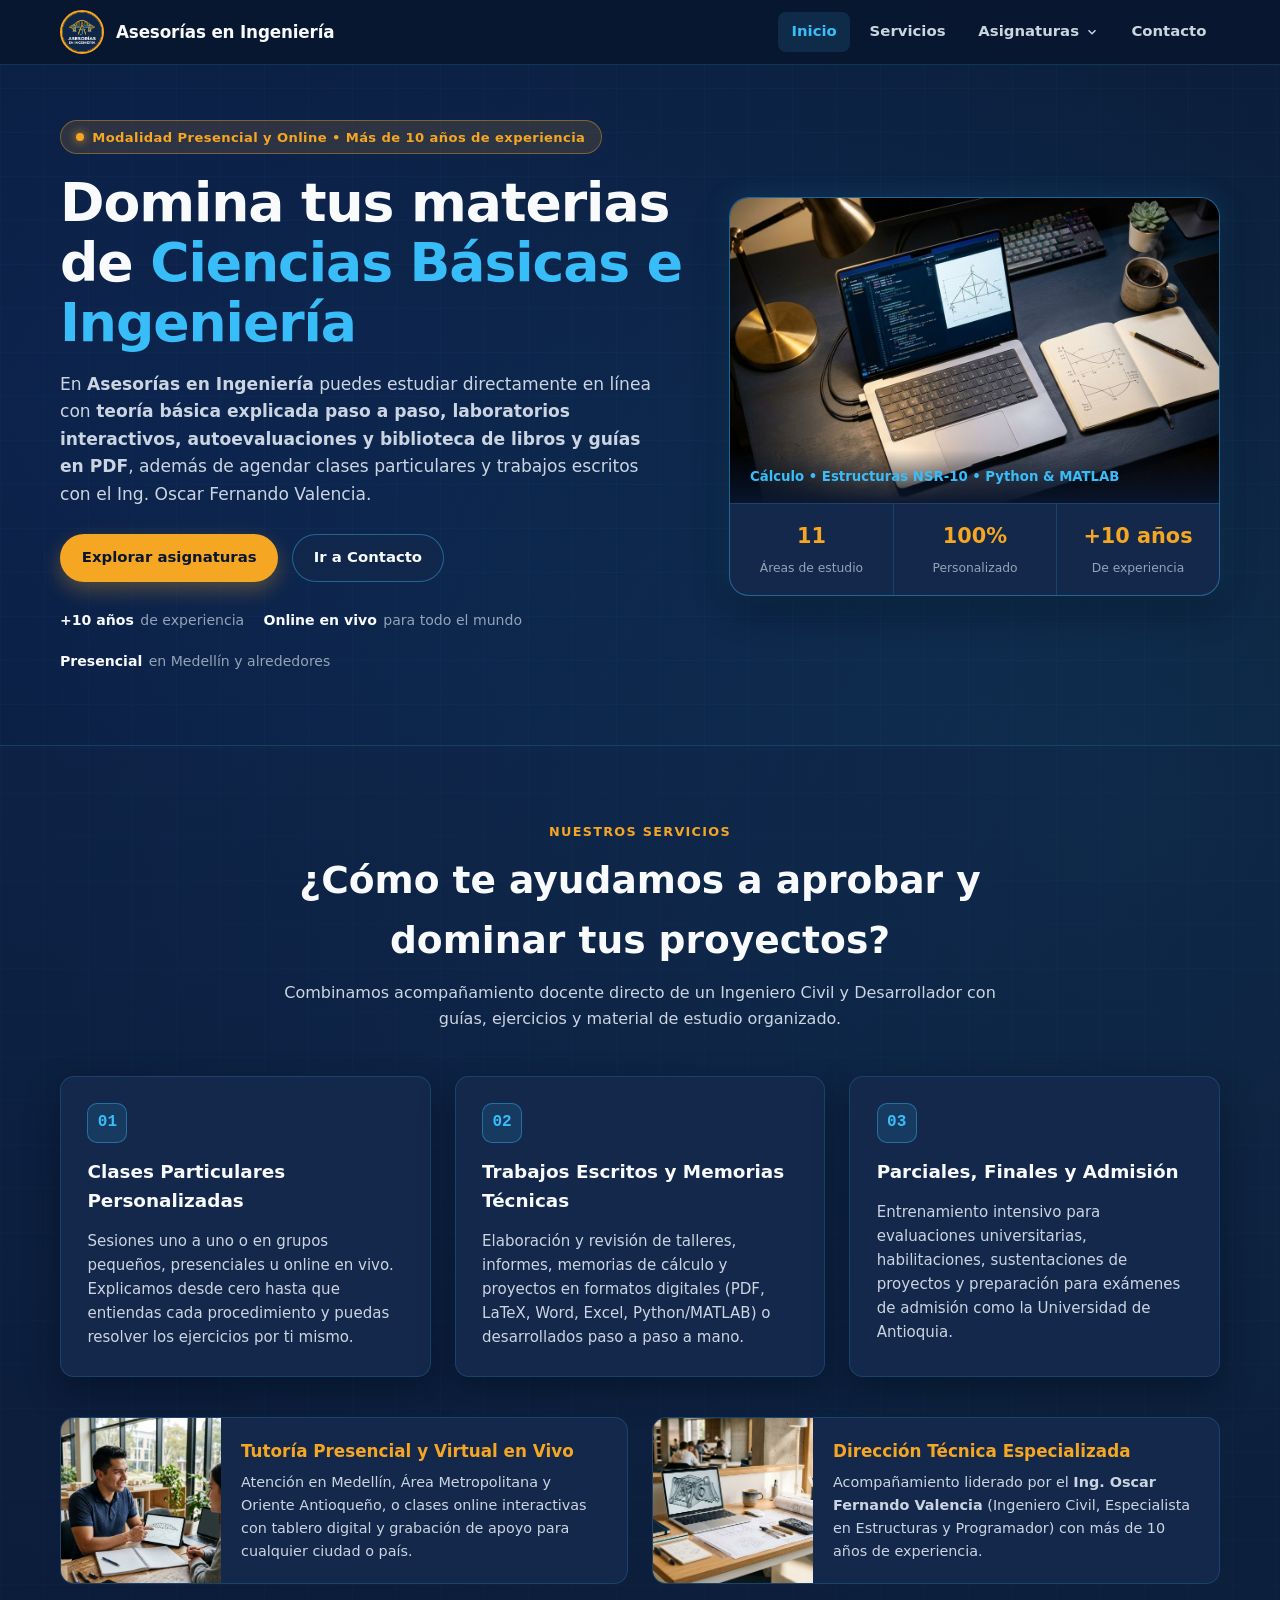
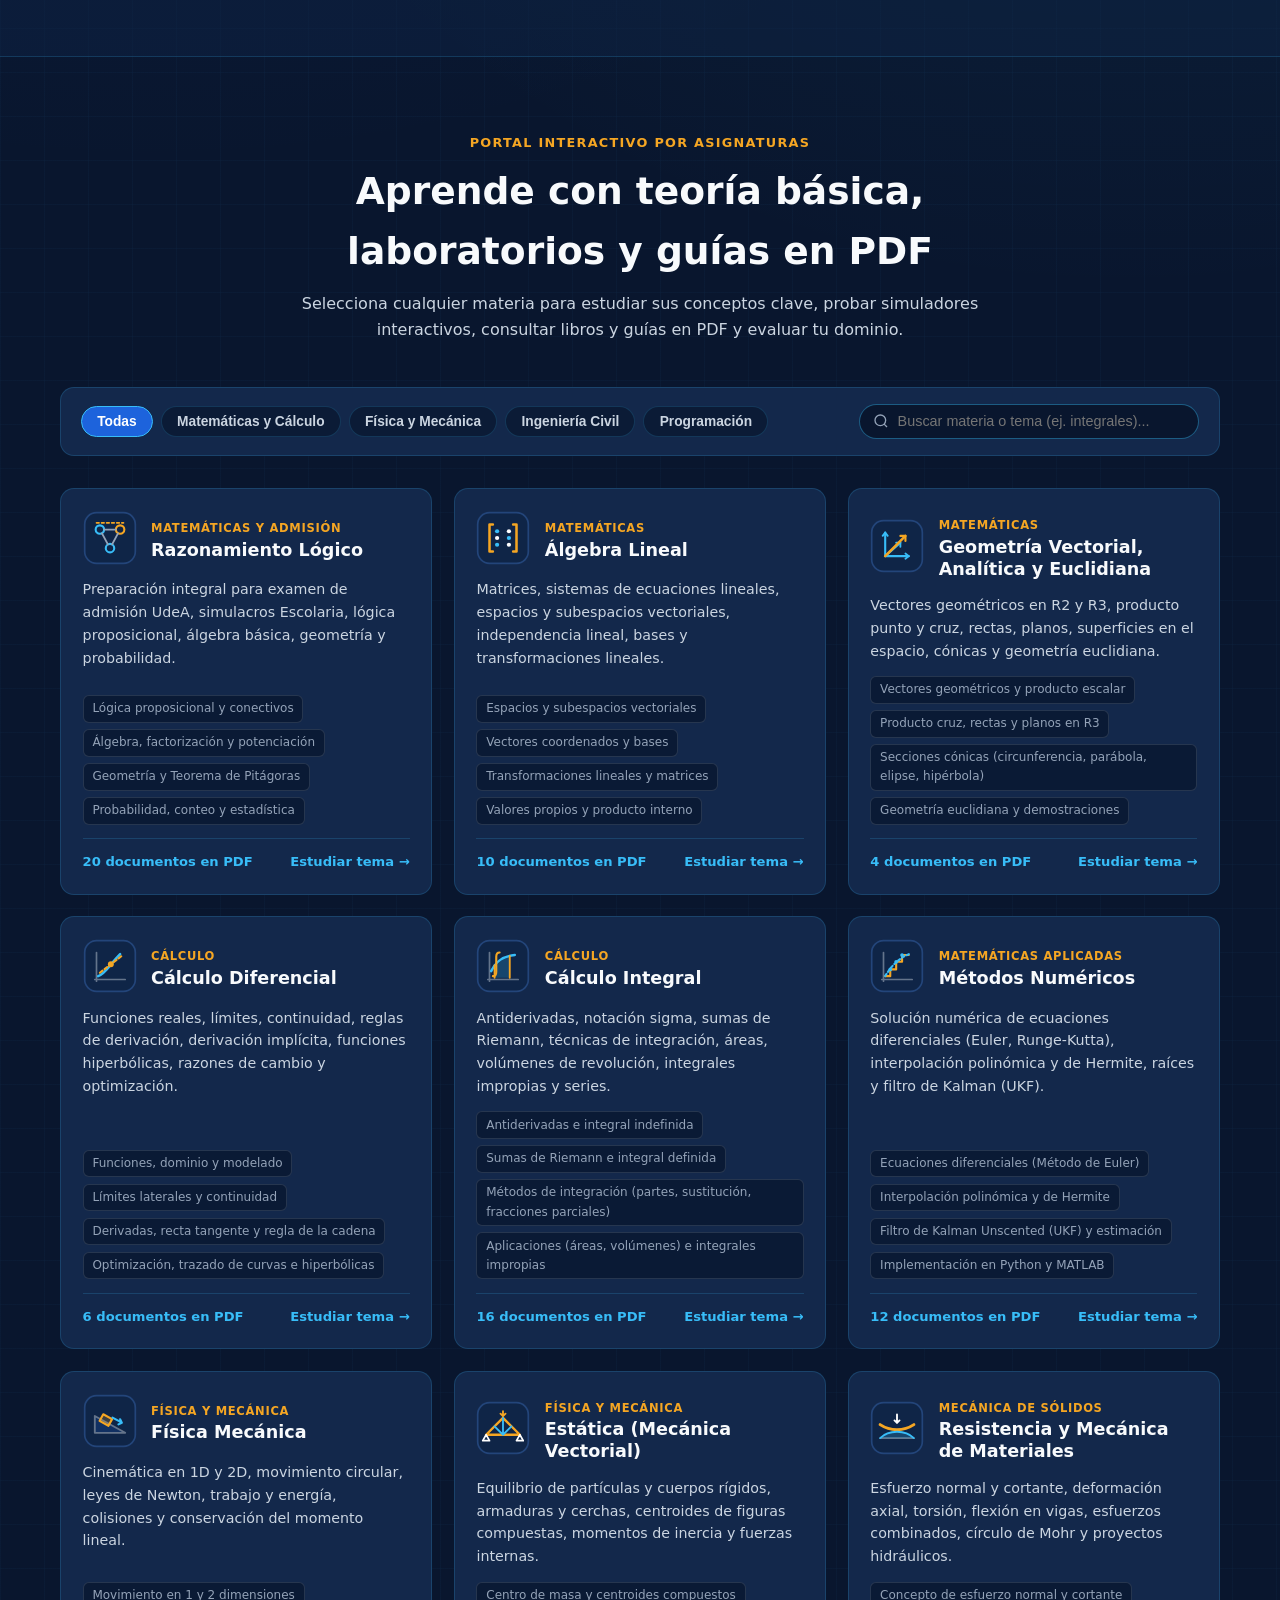
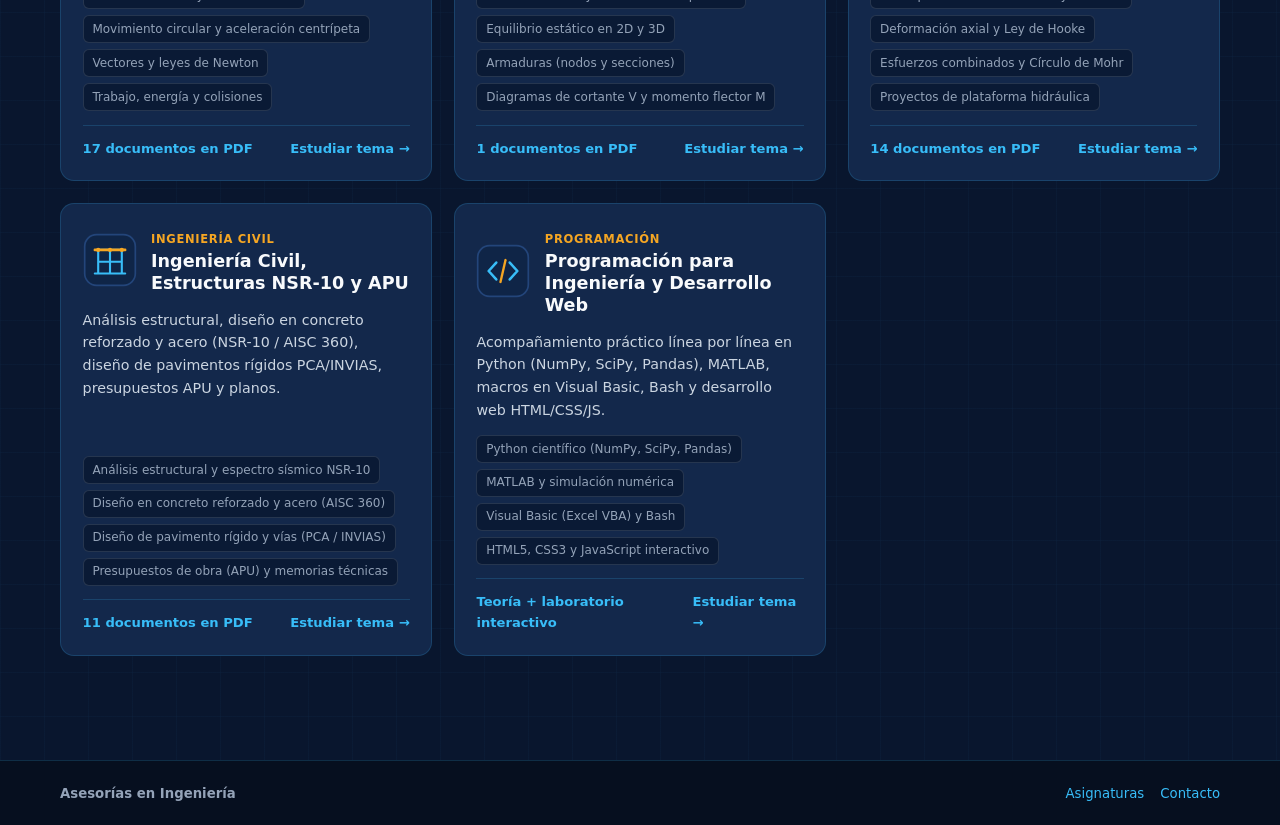
<file: index.html>
<!DOCTYPE html>
<html lang="es">

<head>
  <meta charset="utf-8">
  <meta name="viewport" content="width=device-width, initial-scale=1.0">
  <title>Asesorías en Ingeniería | Clases Particulares, Matemáticas, Física y Estructuras</title>
  <meta name="description" content="Asesorías académicas personalizadas presenciales y online con más de 10 años de experiencia: Matemáticas, Cálculo, Física, Estática, Resistencia de Materiales, Estructuras NSR-10 y Programación.">
  <meta name="keywords" content="Asesorías en Ingeniería, clases particulares, cálculo, álgebra lineal, física mecánica, estática, resistencia de materiales, NSR-10, Python, MATLAB, Medellín">

  <!-- Open Graph / Facebook -->
  <meta property="og:type" content="website">
  <meta property="og:title" content="Asesorías en Ingeniería | Clases Particulares y Asesoría Técnica">
  <meta property="og:description" content="Clases particulares presenciales y online, trabajos escritos y preparación de parciales en Matemáticas, Física, Ingeniería Civil NSR-10 y Programación.">
  <meta property="og:image" content="https://asesoriaseningenieria.github.io/assets/img/brand/og-cover.png">
  <meta property="og:url" content="https://asesoriaseningenieria.github.io/">

  <!-- Favicons -->
  <link rel="icon" href="favicon.ico" sizes="any">
  <link rel="icon" type="image/png" sizes="32x32" href="assets/img/brand/favicon-32x32.png">
  <link rel="icon" type="image/png" sizes="16x16" href="assets/img/brand/favicon-16x16.png">
  <link rel="apple-touch-icon" href="assets/img/brand/apple-touch-icon.png">
  <link rel="manifest" href="site.webmanifest">

  <!-- Stylesheets -->
  <link rel="stylesheet" href="assets/css/main.css">
</head>

<body>

  <!-- ======= Header ======= -->
  <header id="site-header" class="site-header">
    <div class="container nav-inner">
      <a href="index.html" class="brand-link">
        <img src="assets/img/brand/logo-badge.png" alt="Logo Asesorías en Ingeniería">
        <div class="brand-text">Asesorías en Ingeniería</div>
      </a>

      <nav aria-label="Navegación principal">
        <ul id="nav-menu" class="nav-menu">
          <li><a href="#inicio" class="nav-link active">Inicio</a></li>
          <li><a href="#servicios" class="nav-link">Servicios</a></li>
          <li class="nav-dropdown">
            <a href="#materias" class="nav-link" data-dropdown-trigger="true">
              Asignaturas
              <svg width="14" height="14" viewBox="0 0 24 24" fill="none" stroke="currentColor" stroke-width="2.5"><path d="M6 9l6 6 6-6"/></svg>
            </a>
            <ul class="dropdown-panel">
              <li class="dropdown-label">Matemáticas y Cálculo</li>
              <li><a href="materias/razonamiento-logico.html">Razonamiento Lógico</a></li>
              <li><a href="materias/algebra-lineal.html">Álgebra Lineal</a></li>
              <li><a href="materias/geometria-vectorial.html">Geometría Vectorial y Analítica</a></li>
              <li><a href="materias/calculo-diferencial.html">Cálculo Diferencial</a></li>
              <li><a href="materias/calculo-integral.html">Cálculo Integral</a></li>
              <li><a href="materias/metodos-numericos.html">Métodos Numéricos</a></li>
              <li class="dropdown-label">Física, Ingeniería y Código</li>
              <li><a href="materias/fisica-mecanica.html">Física Mecánica</a></li>
              <li><a href="materias/estatica.html">Estática (Mecánica Vectorial)</a></li>
              <li><a href="materias/mecanica-materiales.html">Mecánica de Materiales</a></li>
              <li><a href="materias/ingenieria-civil-nsr10.html">Ingeniería Civil y NSR-10</a></li>
              <li><a href="materias/programacion-ingenieria.html">Programación (Python / MATLAB)</a></li>
            </ul>
          </li>
          <li><a href="contacto.html" class="nav-link">Contacto</a></li>
        </ul>
      </nav>

      <button id="nav-toggle" class="nav-toggle" aria-label="Abrir menú" aria-expanded="false">
        <svg width="22" height="22" viewBox="0 0 24 24" fill="none" stroke="currentColor" stroke-width="2.2"><path d="M4 6h16M4 12h16M4 18h16"/></svg>
      </button>
    </div>
  </header>

  <main id="inicio">
    <!-- ======= Hero Section ======= -->
    <section class="hero">
      <div class="container hero-grid">
        <div>
          <div class="hero-pill">
            <span class="dot"></span>
            Modalidad Presencial y Online • Más de 10 años de experiencia
          </div>
          <h1>
            Domina tus materias de
            <span class="accent">Ciencias Básicas e Ingeniería</span>
          </h1>
          <p class="hero-lead">
            En <strong>Asesorías en Ingeniería</strong> puedes estudiar directamente en línea con <strong>teoría básica explicada paso a paso, laboratorios interactivos, autoevaluaciones y biblioteca de libros y guías en PDF</strong>, además de agendar clases particulares y trabajos escritos con el Ing. Oscar Fernando Valencia.
          </p>

          <div class="hero-cta">
            <a href="#materias" class="btn btn-gold">Explorar asignaturas</a>
            <a href="contacto.html" class="btn btn-outline">Ir a Contacto</a>
          </div>

          <div class="hero-trust">
            <span><strong>+10 años</strong> de experiencia</span>
            <span><strong>Online en vivo</strong> para todo el mundo</span>
            <span><strong>Presencial</strong> en Medellín y alrededores</span>
          </div>
        </div>

        <div class="hero-card">
          <div class="hero-card-media">
            <img src="assets/img/hero/hero-estructuras-codigo.jpg" alt="Computador con código y análisis estructural junto a libreta de diagramas">
            <div class="hero-card-overlay">
              <span>Cálculo • Estructuras NSR-10 • Python &amp; MATLAB</span>
            </div>
          </div>
          <div class="hero-stats">
            <div class="stat-item">
              <span class="stat-value">11</span>
              <span class="stat-label">Áreas de estudio</span>
            </div>
            <div class="stat-item">
              <span class="stat-value">100%</span>
              <span class="stat-label">Personalizado</span>
            </div>
            <div class="stat-item">
              <span class="stat-value">+10 años</span>
              <span class="stat-label">De experiencia</span>
            </div>
          </div>
        </div>
      </div>
    </section>

    <!-- ======= Services Section ======= -->
    <section id="servicios" class="section section-alt">
      <div class="container">
        <div class="section-header">
          <span class="section-kicker">Nuestros Servicios</span>
          <h2>¿Cómo te ayudamos a aprobar y dominar tus proyectos?</h2>
          <p>Combinamos acompañamiento docente directo de un Ingeniero Civil y Desarrollador con guías, ejercicios y material de estudio organizado.</p>
        </div>

        <div class="services-grid">
          <article class="service-card">
            <span class="service-num">01</span>
            <h3>Clases Particulares Personalizadas</h3>
            <p>Sesiones uno a uno o en grupos pequeños, presenciales u online en vivo. Explicamos desde cero hasta que entiendas cada procedimiento y puedas resolver los ejercicios por ti mismo.</p>
          </article>

          <article class="service-card">
            <span class="service-num">02</span>
            <h3>Trabajos Escritos y Memorias Técnicas</h3>
            <p>Elaboración y revisión de talleres, informes, memorias de cálculo y proyectos en formatos digitales (PDF, LaTeX, Word, Excel, Python/MATLAB) o desarrollados paso a paso a mano.</p>
          </article>

          <article class="service-card">
            <span class="service-num">03</span>
            <h3>Parciales, Finales y Admisión</h3>
            <p>Entrenamiento intensivo para evaluaciones universitarias, habilitaciones, sustentaciones de proyectos y preparación para exámenes de admisión como la Universidad de Antioquia.</p>
          </article>
        </div>

        <div class="modalities-banner">
          <div class="modality-card">
            <img src="assets/img/hero/hero-tutoria-presencial.jpg" alt="Tutoría presencial personalizada de ingeniería" loading="lazy">
            <div class="modality-body">
              <h4>Tutoría Presencial y Virtual en Vivo</h4>
              <p>Atención en Medellín, Área Metropolitana y Oriente Antioqueño, o clases online interactivas con tablero digital y grabación de apoyo para cualquier ciudad o país.</p>
            </div>
          </div>

          <div class="modality-card">
            <img src="assets/img/hero/hero-escritorio-ingenieria.jpg" alt="Escritorio de ingeniería civil con planos y calculadora" loading="lazy">
            <div class="modality-body">
              <h4>Dirección Técnica Especializada</h4>
              <p>Acompañamiento liderado por el <strong>Ing. Oscar Fernando Valencia</strong> (Ingeniero Civil, Especialista en Estructuras y Programador) con más de 10 años de experiencia.</p>
            </div>
          </div>
        </div>
      </div>
    </section>

    <!-- ======= Subjects Database Section ======= -->
    <section id="materias" class="section">
      <div class="container">
        <div class="section-header">
          <span class="section-kicker">Portal Interactivo por Asignaturas</span>
          <h2>Aprende con teoría básica, laboratorios y guías en PDF</h2>
          <p>Selecciona cualquier materia para estudiar sus conceptos clave, probar simuladores interactivos, consultar libros y guías en PDF y evaluar tu dominio.</p>
        </div>

        <div class="catalog-toolbar">
          <div class="filter-tabs" role="tablist" aria-label="Filtrar materias por categoría">
            <button type="button" class="filter-btn active" data-category="all">Todas</button>
            <button type="button" class="filter-btn" data-category="matematicas">Matemáticas y Cálculo</button>
            <button type="button" class="filter-btn" data-category="mecanica">Física y Mecánica</button>
            <button type="button" class="filter-btn" data-category="civil">Ingeniería Civil</button>
            <button type="button" class="filter-btn" data-category="programacion">Programación</button>
          </div>

          <div class="search-box">
            <svg viewBox="0 0 24 24" fill="none" stroke="currentColor" stroke-width="2"><circle cx="11" cy="11" r="8"/><path d="M21 21l-4.35-4.35"/></svg>
            <input id="subject-search" type="search" placeholder="Buscar materia o tema (ej. integrales)..." aria-label="Buscar materia o tema">
          </div>
        </div>

        <div id="subjects-grid" class="subjects-grid">
          <!-- Renderizado dinámicamente desde assets/js/data-materias.js -->
          <noscript>
            <p>Activa JavaScript para usar el buscador interactivo o accede directamente desde el menú superior de Asignaturas.</p>
          </noscript>
        </div>

        <div id="subjects-empty" class="empty-state">
          No encontramos materias que coincidan con tu búsqueda. Prueba con otra palabra clave o <a href="contacto.html">consúltanos directamente por tu materia</a>.
        </div>
      </div>
    </section>
  </main>

  <!-- ======= Footer ======= -->
  <footer class="site-footer">
    <div class="container footer-bottom">
      <span><strong>Asesorías en Ingeniería</strong></span>
      <div style="display:flex; gap:1rem;">
        <a href="#materias">Asignaturas</a>
        <a href="contacto.html">Contacto</a>
      </div>
    </div>
  </footer>

  <a id="scroll-top" href="#inicio" class="scroll-top" aria-label="Volver arriba">
    <svg width="20" height="20" viewBox="0 0 24 24" fill="none" stroke="currentColor" stroke-width="2.5"><path d="M18 15l-6-6-6 6"/></svg>
  </a>

  <script src="assets/js/data-materias.js"></script>
  <script src="assets/js/main.js"></script>
</body>

</html>
</file>
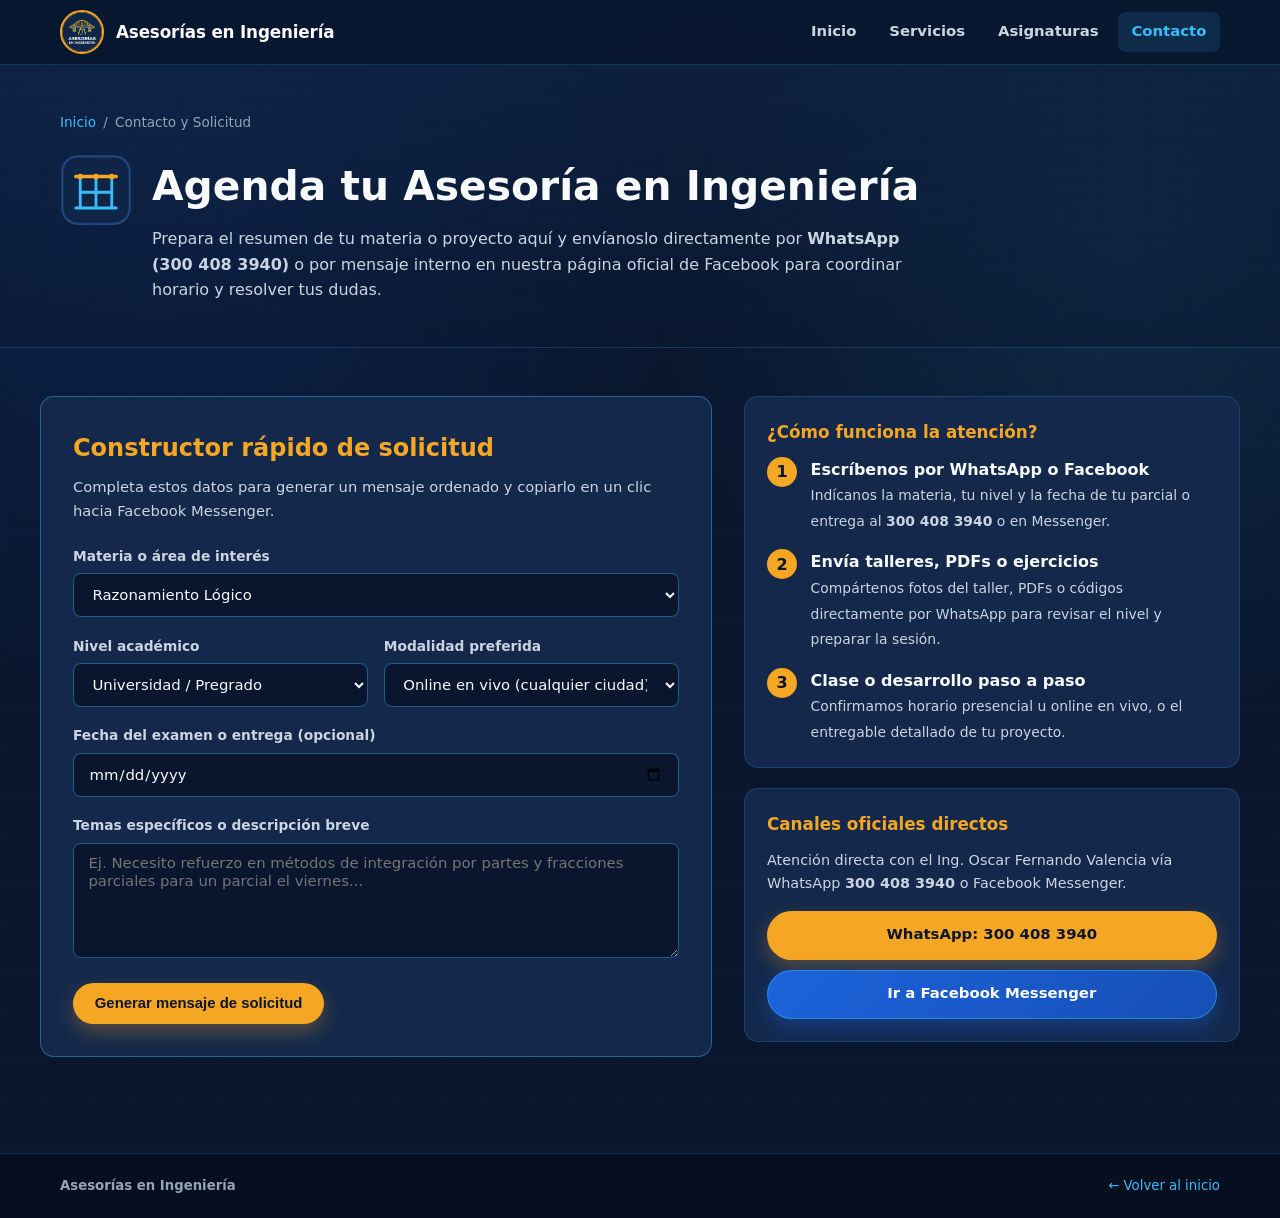
<file: contacto.html>
<!DOCTYPE html>
<html lang="es">

<head>
  <meta charset="utf-8">
  <meta name="viewport" content="width=device-width, initial-scale=1.0">
  <title>Contacto y Solicitud de Asesoría | Asesorías en Ingeniería</title>
  <meta name="description" content="Solicita clases particulares, asesoría en trabajos escritos o preparación de parciales en Asesorías en Ingeniería vía Facebook Messenger.">

  <link rel="icon" href="favicon.ico" sizes="any">
  <link rel="icon" type="image/png" sizes="32x32" href="assets/img/brand/favicon-32x32.png">
  <link rel="apple-touch-icon" href="assets/img/brand/apple-touch-icon.png">

  <link rel="stylesheet" href="assets/css/main.css">
  <link rel="stylesheet" href="assets/css/subject.css">
</head>

<body>

  <header id="site-header" class="site-header">
    <div class="container nav-inner">
      <a href="index.html" class="brand-link">
        <img src="assets/img/brand/logo-badge.png" alt="Logo Asesorías en Ingeniería">
        <div class="brand-text">Asesorías en Ingeniería</div>
      </a>

      <nav aria-label="Navegación principal">
        <ul id="nav-menu" class="nav-menu">
          <li><a href="index.html" class="nav-link">Inicio</a></li>
          <li><a href="index.html#servicios" class="nav-link">Servicios</a></li>
          <li><a href="index.html#materias" class="nav-link">Asignaturas</a></li>
          <li><a href="contacto.html" class="nav-link active">Contacto</a></li>
        </ul>
      </nav>

      <button id="nav-toggle" class="nav-toggle" aria-label="Abrir menú" aria-expanded="false">
        <svg width="22" height="22" viewBox="0 0 24 24" fill="none" stroke="currentColor" stroke-width="2.2"><path d="M4 6h16M4 12h16M4 18h16"/></svg>
      </button>
    </div>
  </header>

  <main>
    <section class="sub-hero">
      <div class="container">
        <nav class="breadcrumbs" aria-label="Ruta de navegación">
          <a href="index.html">Inicio</a>
          <span>/</span>
          <span>Contacto y Solicitud</span>
        </nav>

        <div class="sub-hero-head">
          <img class="sub-hero-icon" src="assets/img/icons/ingenieria-civil.svg" alt="Icono contacto">
          <div>
            <h1>Agenda tu Asesoría en Ingeniería</h1>
            <p>Prepara el resumen de tu materia o proyecto aquí y envíanoslo directamente por <strong>WhatsApp (300 408 3940)</strong> o por mensaje interno en nuestra página oficial de Facebook para coordinar horario y resolver tus dudas.</p>
          </div>
        </div>
      </div>
    </section>

    <section class="container contact-grid">
      <div class="form-card">
        <h2 style="color:var(--gold); margin-bottom:0.5rem;">Constructor rápido de solicitud</h2>
        <p style="color:var(--text-muted); font-size:0.92rem; margin-bottom:1.4rem;">Completa estos datos para generar un mensaje ordenado y copiarlo en un clic hacia Facebook Messenger.</p>

        <form id="advisory-form">
          <div class="form-group">
            <label for="materia">Materia o área de interés</label>
            <select id="materia" class="form-control" required></select>
          </div>

          <div class="form-row">
            <div class="form-group">
              <label for="nivel">Nivel académico</label>
              <select id="nivel" class="form-control">
                <option value="Universidad / Pregrado">Universidad / Pregrado</option>
                <option value="Colegio / Bachillerato">Colegio / Bachillerato</option>
                <option value="Examen de admisión (UdeA / otros)">Examen de admisión (UdeA / otros)</option>
                <option value="Proyecto profesional / Posgrado">Proyecto profesional / Posgrado</option>
              </select>
            </div>

            <div class="form-group">
              <label for="modalidad">Modalidad preferida</label>
              <select id="modalidad" class="form-control">
                <option value="Online en vivo (cualquier ciudad)">Online en vivo (cualquier ciudad)</option>
                <option value="Presencial (Medellín y alrededores)">Presencial (Medellín y alrededores)</option>
                <option value="Revisión / desarrollo de trabajo escrito">Revisión / desarrollo de trabajo escrito</option>
              </select>
            </div>
          </div>

          <div class="form-group">
            <label for="fecha">Fecha del examen o entrega (opcional)</label>
            <input id="fecha" type="date" class="form-control">
          </div>

          <div class="form-group">
            <label for="detalle">Temas específicos o descripción breve</label>
            <textarea id="detalle" class="form-control" placeholder="Ej. Necesito refuerzo en métodos de integración por partes y fracciones parciales para un parcial el viernes..."></textarea>
          </div>

          <button type="submit" class="btn btn-gold">Generar mensaje de solicitud</button>
        </form>

        <div id="message-preview" class="preview-box" aria-live="polite">
          <pre id="preview-text"></pre>
          <div style="display:flex; flex-wrap:wrap; align-items:center; gap:0.75rem;">
            <button id="copy-message-btn" type="button" class="btn btn-outline btn-sm">Copiar mensaje</button>
            <a id="wa-direct-btn" href="https://wa.me/573004083940" target="_blank" rel="noopener noreferrer" class="btn btn-gold btn-sm">Enviar por WhatsApp (300 408 3940) →</a>
            <a href="https://web.facebook.com/profile.php?id=61596656610578" target="_blank" rel="noopener noreferrer" class="btn btn-primary btn-sm">Abrir Facebook →</a>
            <span id="copy-feedback" class="copy-feedback"></span>
          </div>
        </div>
      </div>

      <aside class="subject-sidebar">
        <div class="side-card">
          <h3>¿Cómo funciona la atención?</h3>
          <ul class="steps-list">
            <li>
              <span class="step-num">1</span>
              <div>
                <strong style="display:block; color:var(--text-main);">Escríbenos por WhatsApp o Facebook</strong>
                <span style="font-size:0.87rem; color:var(--text-muted);">Indícanos la materia, tu nivel y la fecha de tu parcial o entrega al <strong>300 408 3940</strong> o en Messenger.</span>
              </div>
            </li>
            <li>
              <span class="step-num">2</span>
              <div>
                <strong style="display:block; color:var(--text-main);">Envía talleres, PDFs o ejercicios</strong>
                <span style="font-size:0.87rem; color:var(--text-muted);">Compártenos fotos del taller, PDFs o códigos directamente por WhatsApp para revisar el nivel y preparar la sesión.</span>
              </div>
            </li>
            <li>
              <span class="step-num">3</span>
              <div>
                <strong style="display:block; color:var(--text-main);">Clase o desarrollo paso a paso</strong>
                <span style="font-size:0.87rem; color:var(--text-muted);">Confirmamos horario presencial u online en vivo, o el entregable detallado de tu proyecto.</span>
              </div>
            </li>
          </ul>
        </div>

        <div class="side-card">
          <h3>Canales oficiales directos</h3>
          <p>Atención directa con el Ing. Oscar Fernando Valencia vía WhatsApp <strong>300 408 3940</strong> o Facebook Messenger.</p>
          <a href="https://wa.me/573004083940" target="_blank" rel="noopener noreferrer" class="btn btn-gold" style="width:100%; margin-bottom:0.65rem;">WhatsApp: 300 408 3940</a>
          <a href="https://web.facebook.com/profile.php?id=61596656610578" target="_blank" rel="noopener noreferrer" class="btn btn-primary" style="width:100%;">Ir a Facebook Messenger</a>
        </div>
      </aside>
    </section>
  </main>

  <footer class="site-footer">
    <div class="container footer-bottom">
      <span><strong>Asesorías en Ingeniería</strong></span>
      <a href="index.html">← Volver al inicio</a>
    </div>
  </footer>

  <script src="assets/js/data-materias.js"></script>
  <script src="assets/js/main.js"></script>
  <script src="assets/js/contact.js"></script>
</body>

</html>
</file>
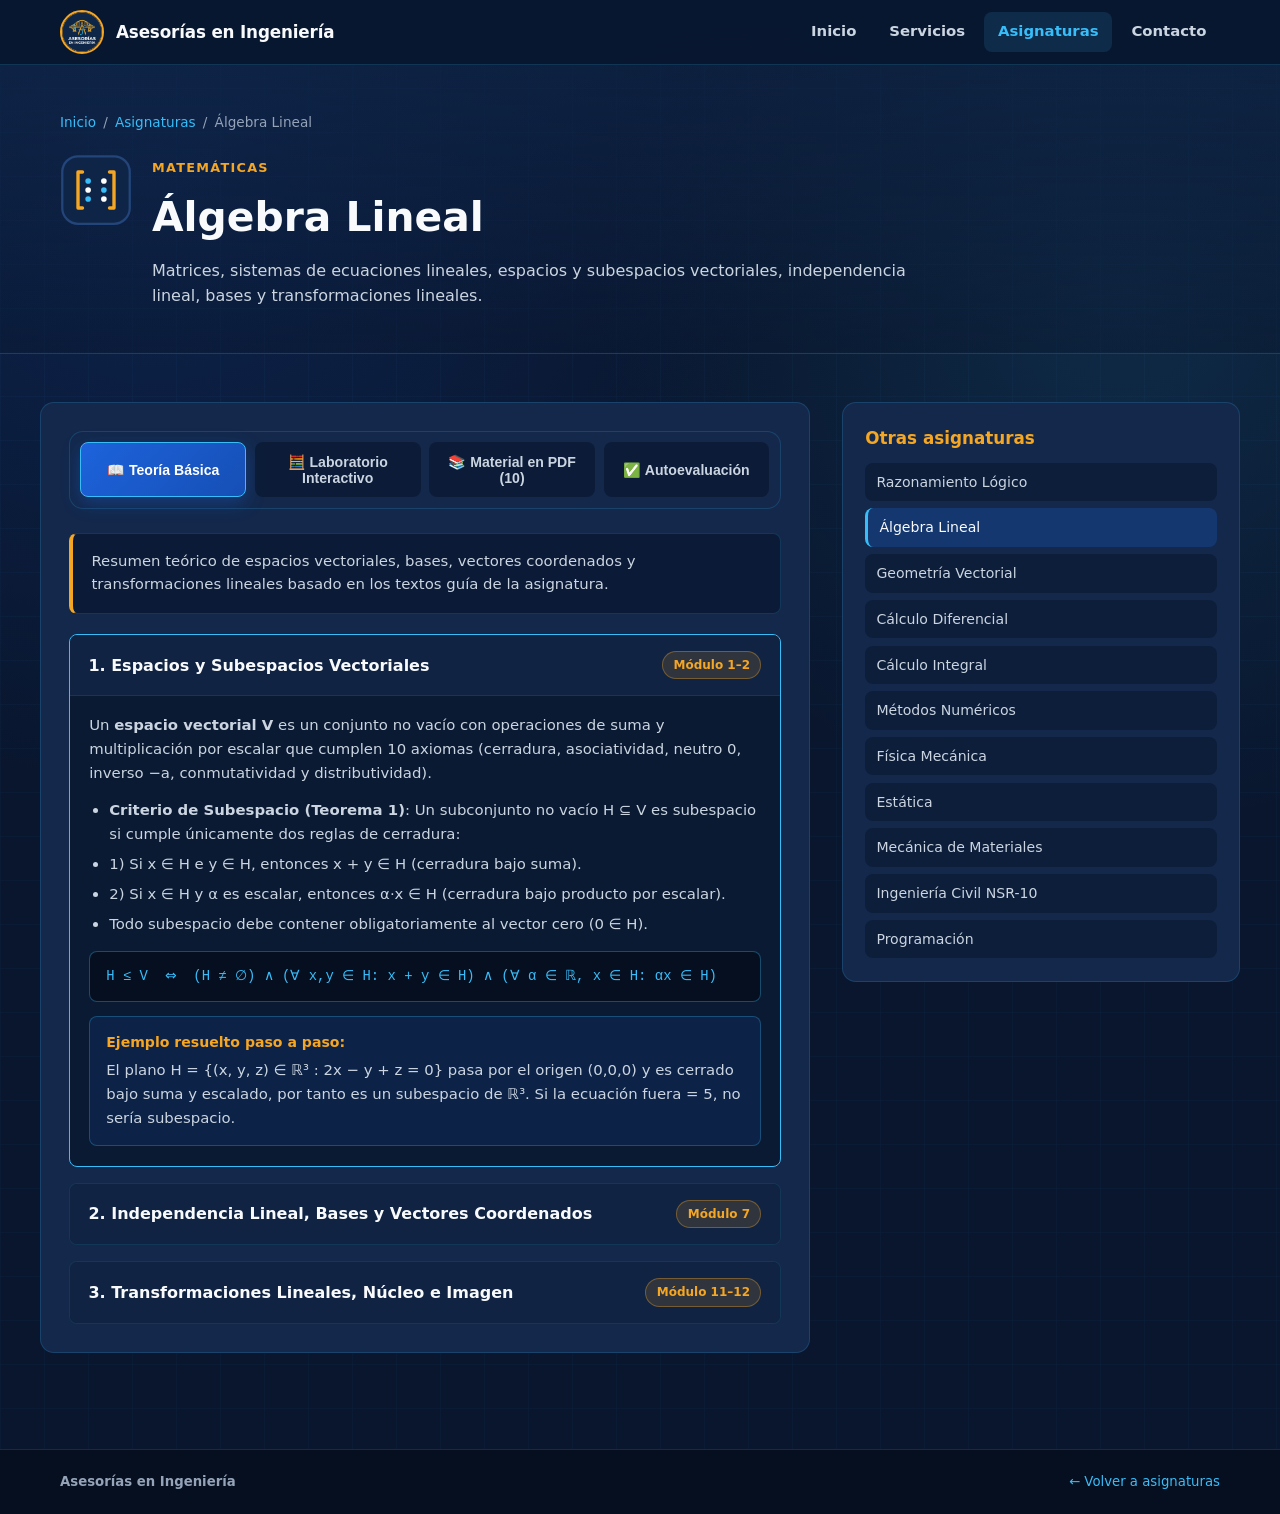
<file: materias/algebra-lineal.html>
<!DOCTYPE html>
<html lang="es">

<head>
  <meta charset="utf-8">
  <meta name="viewport" content="width=device-width, initial-scale=1.0">
  <title>Álgebra Lineal | Asesorías en Ingeniería</title>
  <meta name="description" content="Matrices, sistemas de ecuaciones lineales, espacios y subespacios vectoriales, independencia lineal, bases y transformaciones lineales.">

  <link rel="icon" href="../favicon.ico" sizes="any">
  <link rel="icon" type="image/png" sizes="32x32" href="../assets/img/brand/favicon-32x32.png">
  <link rel="apple-touch-icon" href="../assets/img/brand/apple-touch-icon.png">

  <link rel="stylesheet" href="../assets/css/main.css">
  <link rel="stylesheet" href="../assets/css/subject.css">
</head>

<body>

  <header id="site-header" class="site-header">
    <div class="container nav-inner">
      <a href="../index.html" class="brand-link">
        <img src="../assets/img/brand/logo-badge.png" alt="Logo Asesorías en Ingeniería">
        <div class="brand-text">Asesorías en Ingeniería</div>
      </a>

      <nav aria-label="Navegación principal">
        <ul id="nav-menu" class="nav-menu">
          <li><a href="../index.html" class="nav-link">Inicio</a></li>
          <li><a href="../index.html#servicios" class="nav-link">Servicios</a></li>
          <li><a href="../index.html#materias" class="nav-link active">Asignaturas</a></li>
          <li><a href="../contacto.html?materia=algebra-lineal" class="nav-link">Contacto</a></li>
        </ul>
      </nav>

      <button id="nav-toggle" class="nav-toggle" aria-label="Abrir menú" aria-expanded="false">
        <svg width="22" height="22" viewBox="0 0 24 24" fill="none" stroke="currentColor" stroke-width="2.2"><path d="M4 6h16M4 12h16M4 18h16"/></svg>
      </button>
    </div>
  </header>

  <main>
    <section class="sub-hero">
      <div class="container">
        <nav class="breadcrumbs" aria-label="Ruta de navegación">
          <a href="../index.html">Inicio</a>
          <span>/</span>
          <a href="../index.html#materias">Asignaturas</a>
          <span>/</span>
          <span>Álgebra Lineal</span>
        </nav>

        <div class="sub-hero-head">
          <img class="sub-hero-icon" src="../assets/img/icons/algebra-lineal.svg" alt="Icono Álgebra Lineal">
          <div>
            <span class="section-kicker">Matemáticas</span>
            <h1>Álgebra Lineal</h1>
            <p>Matrices, sistemas de ecuaciones lineales, espacios y subespacios vectoriales, independencia lineal, bases y transformaciones lineales.</p>
          </div>
        </div>
      </div>
    </section>

    <section class="container subject-layout">
      <div id="learning-workspace" class="topics-panel" data-subject-id="algebra-lineal">
        <div class="subject-tabs" role="tablist" aria-label="Módulos interactivos de aprendizaje">
          <button type="button" class="subject-tab-btn active" data-tab="teoria">📖 Teoría Básica</button>
          <button type="button" class="subject-tab-btn" data-tab="lab">🧮 Laboratorio Interactivo</button>
          <button type="button" class="subject-tab-btn" data-tab="material">📚 Material en PDF (10)</button>
          <button type="button" class="subject-tab-btn" data-tab="quiz">✅ Autoevaluación</button>
        </div>

        <div class="tab-panel active" data-panel="teoria">
          <div class="learning-intro">Resumen teórico de espacios vectoriales, bases, vectores coordenados y transformaciones lineales basado en los textos guía de la asignatura.</div>
          <div id="theory-container" class="theory-stack"></div>
        </div>

        <div class="tab-panel" data-panel="lab">
          <div class="learning-intro">Experimenta en tiempo real cambiando parámetros para visualizar el comportamiento de las fórmulas y verificar tus propios ejercicios.</div>
          <div id="lab-container"></div>
        </div>

        <div class="tab-panel" data-panel="material">
          <div class="topics-panel-head">
            <h2>Biblioteca de libros y guías en PDF</h2>
            <div class="search-box" style="max-width:260px;">
              <svg viewBox="0 0 24 24" fill="none" stroke="currentColor" stroke-width="2"><circle cx="11" cy="11" r="8"/><path d="M21 21l-4.35-4.35"/></svg>
              <input id="topic-search" type="search" placeholder="Filtrar archivo..." aria-label="Filtrar archivo">
            </div>
          </div>
          <div id="local-docs-container" class="topic-list"></div>
        </div>

        <div class="tab-panel" data-panel="quiz">
          <div class="learning-intro">Pon a prueba tu comprensión con preguntas tipo parcial y revisa la explicación paso a paso al instante.</div>
          <div id="quiz-container" class="quiz-stack"></div>
        </div>
      </div>

      <aside class="subject-sidebar">
        

        <div class="side-card">
          <h3>Otras asignaturas</h3>
          <ul class="side-links">
            <li><a href="razonamiento-logico.html" class="">Razonamiento Lógico</a></li>
<li><a href="algebra-lineal.html" class="current">Álgebra Lineal</a></li>
<li><a href="geometria-vectorial.html" class="">Geometría Vectorial</a></li>
<li><a href="calculo-diferencial.html" class="">Cálculo Diferencial</a></li>
<li><a href="calculo-integral.html" class="">Cálculo Integral</a></li>
<li><a href="metodos-numericos.html" class="">Métodos Numéricos</a></li>
<li><a href="fisica-mecanica.html" class="">Física Mecánica</a></li>
<li><a href="estatica.html" class="">Estática</a></li>
<li><a href="mecanica-materiales.html" class="">Mecánica de Materiales</a></li>
<li><a href="ingenieria-civil-nsr10.html" class="">Ingeniería Civil NSR-10</a></li>
<li><a href="programacion-ingenieria.html" class="">Programación</a></li>
          </ul>
        </div>
      </aside>
    </section>
  </main>

  <footer class="site-footer">
    <div class="container footer-bottom">
      <span><strong>Asesorías en Ingeniería</strong></span>
      <a href="../index.html#materias">← Volver a asignaturas</a>
    </div>
  </footer>

  <script src="../assets/js/main.js"></script>
  <script src="../assets/js/data-teoria-materias.js"></script>
  <script src="../assets/js/learning-interactive.js"></script>
</body>

</html>
</file>
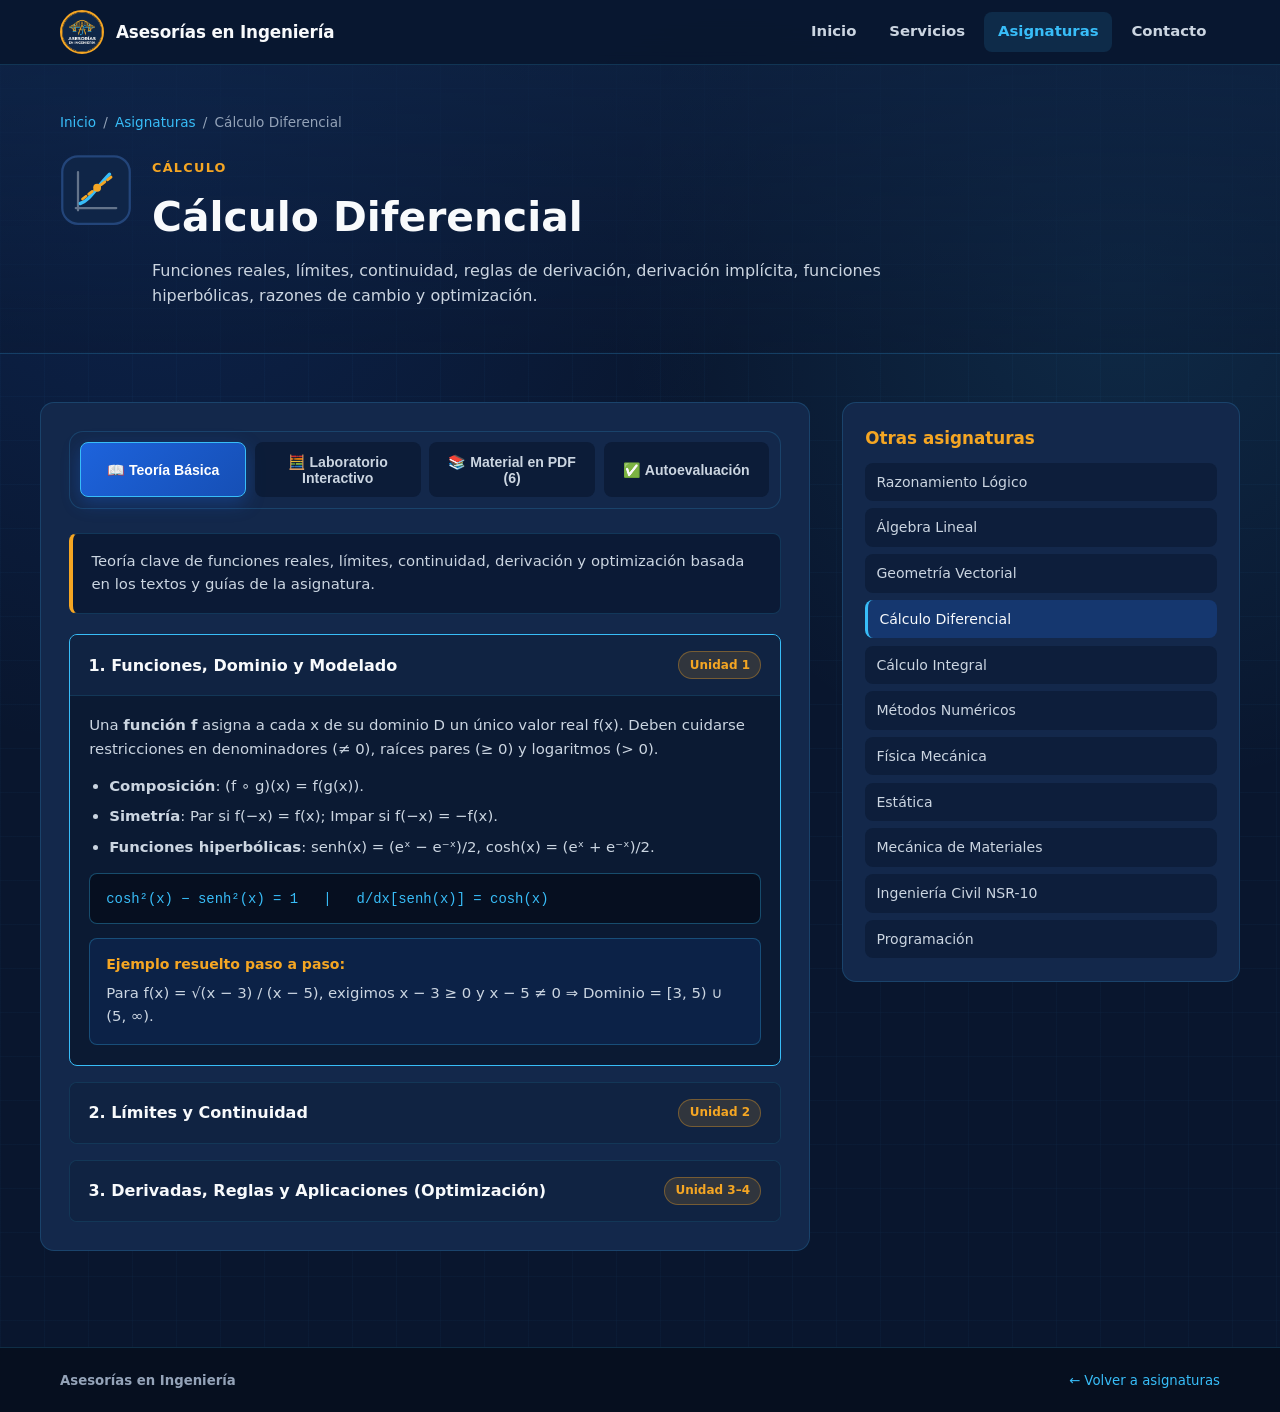
<file: materias/calculo-diferencial.html>
<!DOCTYPE html>
<html lang="es">

<head>
  <meta charset="utf-8">
  <meta name="viewport" content="width=device-width, initial-scale=1.0">
  <title>Cálculo Diferencial | Asesorías en Ingeniería</title>
  <meta name="description" content="Funciones reales, límites, continuidad, reglas de derivación, derivación implícita, funciones hiperbólicas, razones de cambio y optimización.">

  <link rel="icon" href="../favicon.ico" sizes="any">
  <link rel="icon" type="image/png" sizes="32x32" href="../assets/img/brand/favicon-32x32.png">
  <link rel="apple-touch-icon" href="../assets/img/brand/apple-touch-icon.png">

  <link rel="stylesheet" href="../assets/css/main.css">
  <link rel="stylesheet" href="../assets/css/subject.css">
</head>

<body>

  <header id="site-header" class="site-header">
    <div class="container nav-inner">
      <a href="../index.html" class="brand-link">
        <img src="../assets/img/brand/logo-badge.png" alt="Logo Asesorías en Ingeniería">
        <div class="brand-text">Asesorías en Ingeniería</div>
      </a>

      <nav aria-label="Navegación principal">
        <ul id="nav-menu" class="nav-menu">
          <li><a href="../index.html" class="nav-link">Inicio</a></li>
          <li><a href="../index.html#servicios" class="nav-link">Servicios</a></li>
          <li><a href="../index.html#materias" class="nav-link active">Asignaturas</a></li>
          <li><a href="../contacto.html?materia=calculo-diferencial" class="nav-link">Contacto</a></li>
        </ul>
      </nav>

      <button id="nav-toggle" class="nav-toggle" aria-label="Abrir menú" aria-expanded="false">
        <svg width="22" height="22" viewBox="0 0 24 24" fill="none" stroke="currentColor" stroke-width="2.2"><path d="M4 6h16M4 12h16M4 18h16"/></svg>
      </button>
    </div>
  </header>

  <main>
    <section class="sub-hero">
      <div class="container">
        <nav class="breadcrumbs" aria-label="Ruta de navegación">
          <a href="../index.html">Inicio</a>
          <span>/</span>
          <a href="../index.html#materias">Asignaturas</a>
          <span>/</span>
          <span>Cálculo Diferencial</span>
        </nav>

        <div class="sub-hero-head">
          <img class="sub-hero-icon" src="../assets/img/icons/calculo-diferencial.svg" alt="Icono Cálculo Diferencial">
          <div>
            <span class="section-kicker">Cálculo</span>
            <h1>Cálculo Diferencial</h1>
            <p>Funciones reales, límites, continuidad, reglas de derivación, derivación implícita, funciones hiperbólicas, razones de cambio y optimización.</p>
          </div>
        </div>
      </div>
    </section>

    <section class="container subject-layout">
      <div id="learning-workspace" class="topics-panel" data-subject-id="calculo-diferencial">
        <div class="subject-tabs" role="tablist" aria-label="Módulos interactivos de aprendizaje">
          <button type="button" class="subject-tab-btn active" data-tab="teoria">📖 Teoría Básica</button>
          <button type="button" class="subject-tab-btn" data-tab="lab">🧮 Laboratorio Interactivo</button>
          <button type="button" class="subject-tab-btn" data-tab="material">📚 Material en PDF (6)</button>
          <button type="button" class="subject-tab-btn" data-tab="quiz">✅ Autoevaluación</button>
        </div>

        <div class="tab-panel active" data-panel="teoria">
          <div class="learning-intro">Teoría clave de funciones reales, límites, continuidad, derivación y optimización basada en los textos y guías de la asignatura.</div>
          <div id="theory-container" class="theory-stack"></div>
        </div>

        <div class="tab-panel" data-panel="lab">
          <div class="learning-intro">Experimenta en tiempo real cambiando parámetros para visualizar el comportamiento de las fórmulas y verificar tus propios ejercicios.</div>
          <div id="lab-container"></div>
        </div>

        <div class="tab-panel" data-panel="material">
          <div class="topics-panel-head">
            <h2>Biblioteca de libros y guías en PDF</h2>
            <div class="search-box" style="max-width:260px;">
              <svg viewBox="0 0 24 24" fill="none" stroke="currentColor" stroke-width="2"><circle cx="11" cy="11" r="8"/><path d="M21 21l-4.35-4.35"/></svg>
              <input id="topic-search" type="search" placeholder="Filtrar archivo..." aria-label="Filtrar archivo">
            </div>
          </div>
          <div id="local-docs-container" class="topic-list"></div>
        </div>

        <div class="tab-panel" data-panel="quiz">
          <div class="learning-intro">Pon a prueba tu comprensión con preguntas tipo parcial y revisa la explicación paso a paso al instante.</div>
          <div id="quiz-container" class="quiz-stack"></div>
        </div>
      </div>

      <aside class="subject-sidebar">
        

        <div class="side-card">
          <h3>Otras asignaturas</h3>
          <ul class="side-links">
            <li><a href="razonamiento-logico.html" class="">Razonamiento Lógico</a></li>
<li><a href="algebra-lineal.html" class="">Álgebra Lineal</a></li>
<li><a href="geometria-vectorial.html" class="">Geometría Vectorial</a></li>
<li><a href="calculo-diferencial.html" class="current">Cálculo Diferencial</a></li>
<li><a href="calculo-integral.html" class="">Cálculo Integral</a></li>
<li><a href="metodos-numericos.html" class="">Métodos Numéricos</a></li>
<li><a href="fisica-mecanica.html" class="">Física Mecánica</a></li>
<li><a href="estatica.html" class="">Estática</a></li>
<li><a href="mecanica-materiales.html" class="">Mecánica de Materiales</a></li>
<li><a href="ingenieria-civil-nsr10.html" class="">Ingeniería Civil NSR-10</a></li>
<li><a href="programacion-ingenieria.html" class="">Programación</a></li>
          </ul>
        </div>
      </aside>
    </section>
  </main>

  <footer class="site-footer">
    <div class="container footer-bottom">
      <span><strong>Asesorías en Ingeniería</strong></span>
      <a href="../index.html#materias">← Volver a asignaturas</a>
    </div>
  </footer>

  <script src="../assets/js/main.js"></script>
  <script src="../assets/js/data-teoria-materias.js"></script>
  <script src="../assets/js/learning-interactive.js"></script>
</body>

</html>
</file>
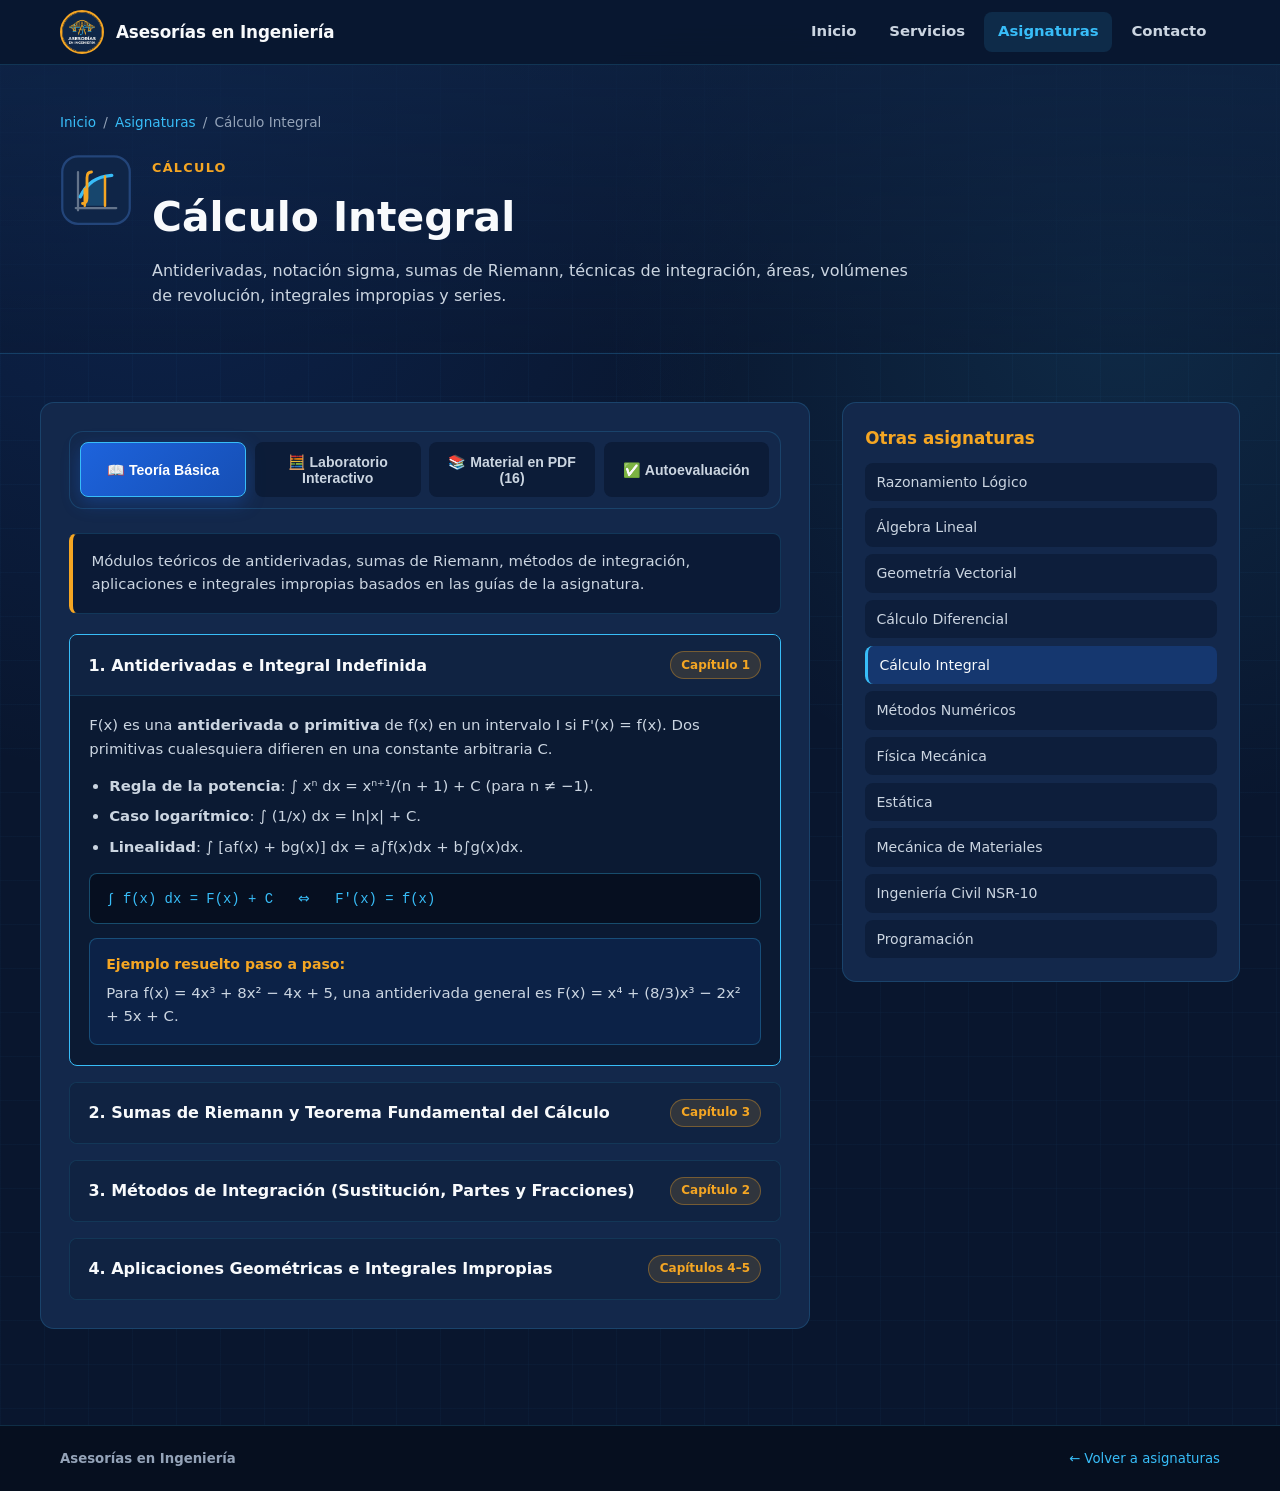
<file: materias/calculo-integral.html>
<!DOCTYPE html>
<html lang="es">

<head>
  <meta charset="utf-8">
  <meta name="viewport" content="width=device-width, initial-scale=1.0">
  <title>Cálculo Integral | Asesorías en Ingeniería</title>
  <meta name="description" content="Antiderivadas, notación sigma, sumas de Riemann, técnicas de integración, áreas, volúmenes de revolución, integrales impropias y series.">

  <link rel="icon" href="../favicon.ico" sizes="any">
  <link rel="icon" type="image/png" sizes="32x32" href="../assets/img/brand/favicon-32x32.png">
  <link rel="apple-touch-icon" href="../assets/img/brand/apple-touch-icon.png">

  <link rel="stylesheet" href="../assets/css/main.css">
  <link rel="stylesheet" href="../assets/css/subject.css">
</head>

<body>

  <header id="site-header" class="site-header">
    <div class="container nav-inner">
      <a href="../index.html" class="brand-link">
        <img src="../assets/img/brand/logo-badge.png" alt="Logo Asesorías en Ingeniería">
        <div class="brand-text">Asesorías en Ingeniería</div>
      </a>

      <nav aria-label="Navegación principal">
        <ul id="nav-menu" class="nav-menu">
          <li><a href="../index.html" class="nav-link">Inicio</a></li>
          <li><a href="../index.html#servicios" class="nav-link">Servicios</a></li>
          <li><a href="../index.html#materias" class="nav-link active">Asignaturas</a></li>
          <li><a href="../contacto.html?materia=calculo-integral" class="nav-link">Contacto</a></li>
        </ul>
      </nav>

      <button id="nav-toggle" class="nav-toggle" aria-label="Abrir menú" aria-expanded="false">
        <svg width="22" height="22" viewBox="0 0 24 24" fill="none" stroke="currentColor" stroke-width="2.2"><path d="M4 6h16M4 12h16M4 18h16"/></svg>
      </button>
    </div>
  </header>

  <main>
    <section class="sub-hero">
      <div class="container">
        <nav class="breadcrumbs" aria-label="Ruta de navegación">
          <a href="../index.html">Inicio</a>
          <span>/</span>
          <a href="../index.html#materias">Asignaturas</a>
          <span>/</span>
          <span>Cálculo Integral</span>
        </nav>

        <div class="sub-hero-head">
          <img class="sub-hero-icon" src="../assets/img/icons/calculo-integral.svg" alt="Icono Cálculo Integral">
          <div>
            <span class="section-kicker">Cálculo</span>
            <h1>Cálculo Integral</h1>
            <p>Antiderivadas, notación sigma, sumas de Riemann, técnicas de integración, áreas, volúmenes de revolución, integrales impropias y series.</p>
          </div>
        </div>
      </div>
    </section>

    <section class="container subject-layout">
      <div id="learning-workspace" class="topics-panel" data-subject-id="calculo-integral">
        <div class="subject-tabs" role="tablist" aria-label="Módulos interactivos de aprendizaje">
          <button type="button" class="subject-tab-btn active" data-tab="teoria">📖 Teoría Básica</button>
          <button type="button" class="subject-tab-btn" data-tab="lab">🧮 Laboratorio Interactivo</button>
          <button type="button" class="subject-tab-btn" data-tab="material">📚 Material en PDF (16)</button>
          <button type="button" class="subject-tab-btn" data-tab="quiz">✅ Autoevaluación</button>
        </div>

        <div class="tab-panel active" data-panel="teoria">
          <div class="learning-intro">Módulos teóricos de antiderivadas, sumas de Riemann, métodos de integración, aplicaciones e integrales impropias basados en las guías de la asignatura.</div>
          <div id="theory-container" class="theory-stack"></div>
        </div>

        <div class="tab-panel" data-panel="lab">
          <div class="learning-intro">Experimenta en tiempo real cambiando parámetros para visualizar el comportamiento de las fórmulas y verificar tus propios ejercicios.</div>
          <div id="lab-container"></div>
        </div>

        <div class="tab-panel" data-panel="material">
          <div class="topics-panel-head">
            <h2>Biblioteca de libros y guías en PDF</h2>
            <div class="search-box" style="max-width:260px;">
              <svg viewBox="0 0 24 24" fill="none" stroke="currentColor" stroke-width="2"><circle cx="11" cy="11" r="8"/><path d="M21 21l-4.35-4.35"/></svg>
              <input id="topic-search" type="search" placeholder="Filtrar archivo..." aria-label="Filtrar archivo">
            </div>
          </div>
          <div id="local-docs-container" class="topic-list"></div>
        </div>

        <div class="tab-panel" data-panel="quiz">
          <div class="learning-intro">Pon a prueba tu comprensión con preguntas tipo parcial y revisa la explicación paso a paso al instante.</div>
          <div id="quiz-container" class="quiz-stack"></div>
        </div>
      </div>

      <aside class="subject-sidebar">
        

        <div class="side-card">
          <h3>Otras asignaturas</h3>
          <ul class="side-links">
            <li><a href="razonamiento-logico.html" class="">Razonamiento Lógico</a></li>
<li><a href="algebra-lineal.html" class="">Álgebra Lineal</a></li>
<li><a href="geometria-vectorial.html" class="">Geometría Vectorial</a></li>
<li><a href="calculo-diferencial.html" class="">Cálculo Diferencial</a></li>
<li><a href="calculo-integral.html" class="current">Cálculo Integral</a></li>
<li><a href="metodos-numericos.html" class="">Métodos Numéricos</a></li>
<li><a href="fisica-mecanica.html" class="">Física Mecánica</a></li>
<li><a href="estatica.html" class="">Estática</a></li>
<li><a href="mecanica-materiales.html" class="">Mecánica de Materiales</a></li>
<li><a href="ingenieria-civil-nsr10.html" class="">Ingeniería Civil NSR-10</a></li>
<li><a href="programacion-ingenieria.html" class="">Programación</a></li>
          </ul>
        </div>
      </aside>
    </section>
  </main>

  <footer class="site-footer">
    <div class="container footer-bottom">
      <span><strong>Asesorías en Ingeniería</strong></span>
      <a href="../index.html#materias">← Volver a asignaturas</a>
    </div>
  </footer>

  <script src="../assets/js/main.js"></script>
  <script src="../assets/js/data-teoria-materias.js"></script>
  <script src="../assets/js/learning-interactive.js"></script>
</body>

</html>
</file>
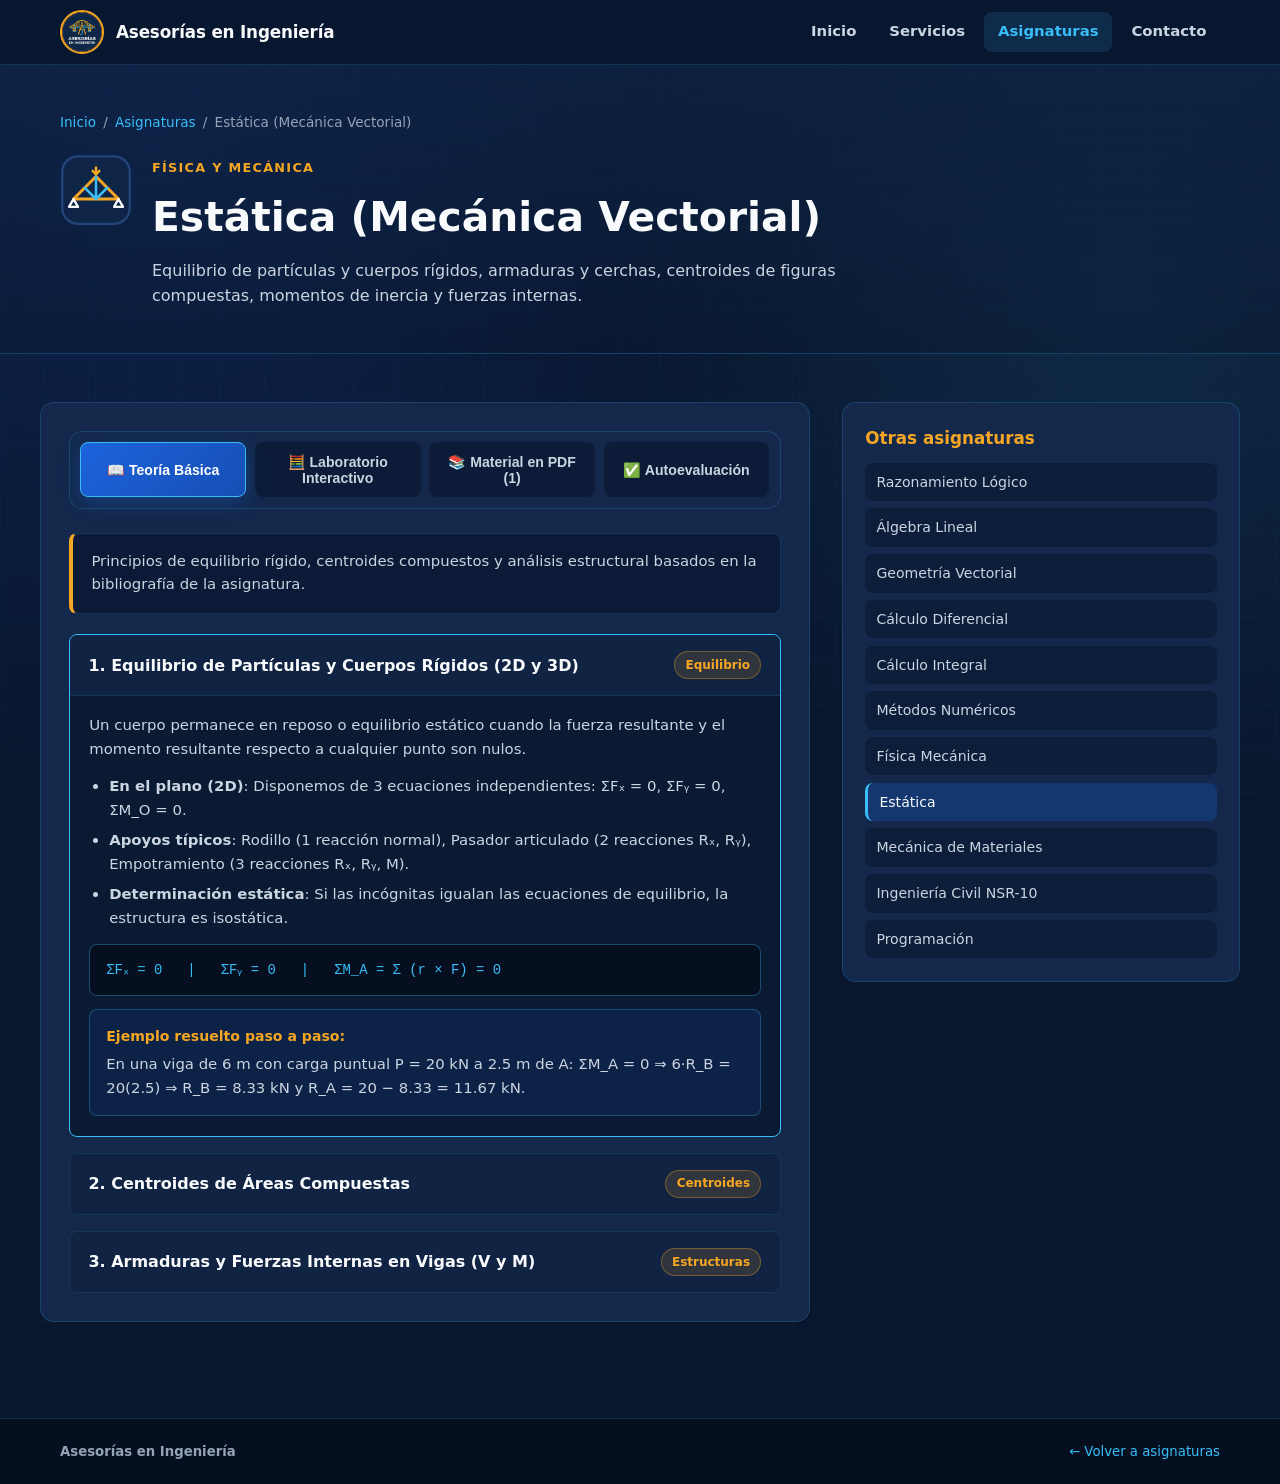
<file: materias/estatica.html>
<!DOCTYPE html>
<html lang="es">

<head>
  <meta charset="utf-8">
  <meta name="viewport" content="width=device-width, initial-scale=1.0">
  <title>Estática (Mecánica Vectorial) | Asesorías en Ingeniería</title>
  <meta name="description" content="Equilibrio de partículas y cuerpos rígidos, armaduras y cerchas, centroides de figuras compuestas, momentos de inercia y fuerzas internas.">

  <link rel="icon" href="../favicon.ico" sizes="any">
  <link rel="icon" type="image/png" sizes="32x32" href="../assets/img/brand/favicon-32x32.png">
  <link rel="apple-touch-icon" href="../assets/img/brand/apple-touch-icon.png">

  <link rel="stylesheet" href="../assets/css/main.css">
  <link rel="stylesheet" href="../assets/css/subject.css">
</head>

<body>

  <header id="site-header" class="site-header">
    <div class="container nav-inner">
      <a href="../index.html" class="brand-link">
        <img src="../assets/img/brand/logo-badge.png" alt="Logo Asesorías en Ingeniería">
        <div class="brand-text">Asesorías en Ingeniería</div>
      </a>

      <nav aria-label="Navegación principal">
        <ul id="nav-menu" class="nav-menu">
          <li><a href="../index.html" class="nav-link">Inicio</a></li>
          <li><a href="../index.html#servicios" class="nav-link">Servicios</a></li>
          <li><a href="../index.html#materias" class="nav-link active">Asignaturas</a></li>
          <li><a href="../contacto.html?materia=estatica" class="nav-link">Contacto</a></li>
        </ul>
      </nav>

      <button id="nav-toggle" class="nav-toggle" aria-label="Abrir menú" aria-expanded="false">
        <svg width="22" height="22" viewBox="0 0 24 24" fill="none" stroke="currentColor" stroke-width="2.2"><path d="M4 6h16M4 12h16M4 18h16"/></svg>
      </button>
    </div>
  </header>

  <main>
    <section class="sub-hero">
      <div class="container">
        <nav class="breadcrumbs" aria-label="Ruta de navegación">
          <a href="../index.html">Inicio</a>
          <span>/</span>
          <a href="../index.html#materias">Asignaturas</a>
          <span>/</span>
          <span>Estática (Mecánica Vectorial)</span>
        </nav>

        <div class="sub-hero-head">
          <img class="sub-hero-icon" src="../assets/img/icons/estatica.svg" alt="Icono Estática (Mecánica Vectorial)">
          <div>
            <span class="section-kicker">Física y Mecánica</span>
            <h1>Estática (Mecánica Vectorial)</h1>
            <p>Equilibrio de partículas y cuerpos rígidos, armaduras y cerchas, centroides de figuras compuestas, momentos de inercia y fuerzas internas.</p>
          </div>
        </div>
      </div>
    </section>

    <section class="container subject-layout">
      <div id="learning-workspace" class="topics-panel" data-subject-id="estatica">
        <div class="subject-tabs" role="tablist" aria-label="Módulos interactivos de aprendizaje">
          <button type="button" class="subject-tab-btn active" data-tab="teoria">📖 Teoría Básica</button>
          <button type="button" class="subject-tab-btn" data-tab="lab">🧮 Laboratorio Interactivo</button>
          <button type="button" class="subject-tab-btn" data-tab="material">📚 Material en PDF (1)</button>
          <button type="button" class="subject-tab-btn" data-tab="quiz">✅ Autoevaluación</button>
        </div>

        <div class="tab-panel active" data-panel="teoria">
          <div class="learning-intro">Principios de equilibrio rígido, centroides compuestos y análisis estructural basados en la bibliografía de la asignatura.</div>
          <div id="theory-container" class="theory-stack"></div>
        </div>

        <div class="tab-panel" data-panel="lab">
          <div class="learning-intro">Experimenta en tiempo real cambiando parámetros para visualizar el comportamiento de las fórmulas y verificar tus propios ejercicios.</div>
          <div id="lab-container"></div>
        </div>

        <div class="tab-panel" data-panel="material">
          <div class="topics-panel-head">
            <h2>Biblioteca de libros y guías en PDF</h2>
            <div class="search-box" style="max-width:260px;">
              <svg viewBox="0 0 24 24" fill="none" stroke="currentColor" stroke-width="2"><circle cx="11" cy="11" r="8"/><path d="M21 21l-4.35-4.35"/></svg>
              <input id="topic-search" type="search" placeholder="Filtrar archivo..." aria-label="Filtrar archivo">
            </div>
          </div>
          <div id="local-docs-container" class="topic-list"></div>
        </div>

        <div class="tab-panel" data-panel="quiz">
          <div class="learning-intro">Pon a prueba tu comprensión con preguntas tipo parcial y revisa la explicación paso a paso al instante.</div>
          <div id="quiz-container" class="quiz-stack"></div>
        </div>
      </div>

      <aside class="subject-sidebar">
        

        <div class="side-card">
          <h3>Otras asignaturas</h3>
          <ul class="side-links">
            <li><a href="razonamiento-logico.html" class="">Razonamiento Lógico</a></li>
<li><a href="algebra-lineal.html" class="">Álgebra Lineal</a></li>
<li><a href="geometria-vectorial.html" class="">Geometría Vectorial</a></li>
<li><a href="calculo-diferencial.html" class="">Cálculo Diferencial</a></li>
<li><a href="calculo-integral.html" class="">Cálculo Integral</a></li>
<li><a href="metodos-numericos.html" class="">Métodos Numéricos</a></li>
<li><a href="fisica-mecanica.html" class="">Física Mecánica</a></li>
<li><a href="estatica.html" class="current">Estática</a></li>
<li><a href="mecanica-materiales.html" class="">Mecánica de Materiales</a></li>
<li><a href="ingenieria-civil-nsr10.html" class="">Ingeniería Civil NSR-10</a></li>
<li><a href="programacion-ingenieria.html" class="">Programación</a></li>
          </ul>
        </div>
      </aside>
    </section>
  </main>

  <footer class="site-footer">
    <div class="container footer-bottom">
      <span><strong>Asesorías en Ingeniería</strong></span>
      <a href="../index.html#materias">← Volver a asignaturas</a>
    </div>
  </footer>

  <script src="../assets/js/main.js"></script>
  <script src="../assets/js/data-teoria-materias.js"></script>
  <script src="../assets/js/learning-interactive.js"></script>
</body>

</html>
</file>
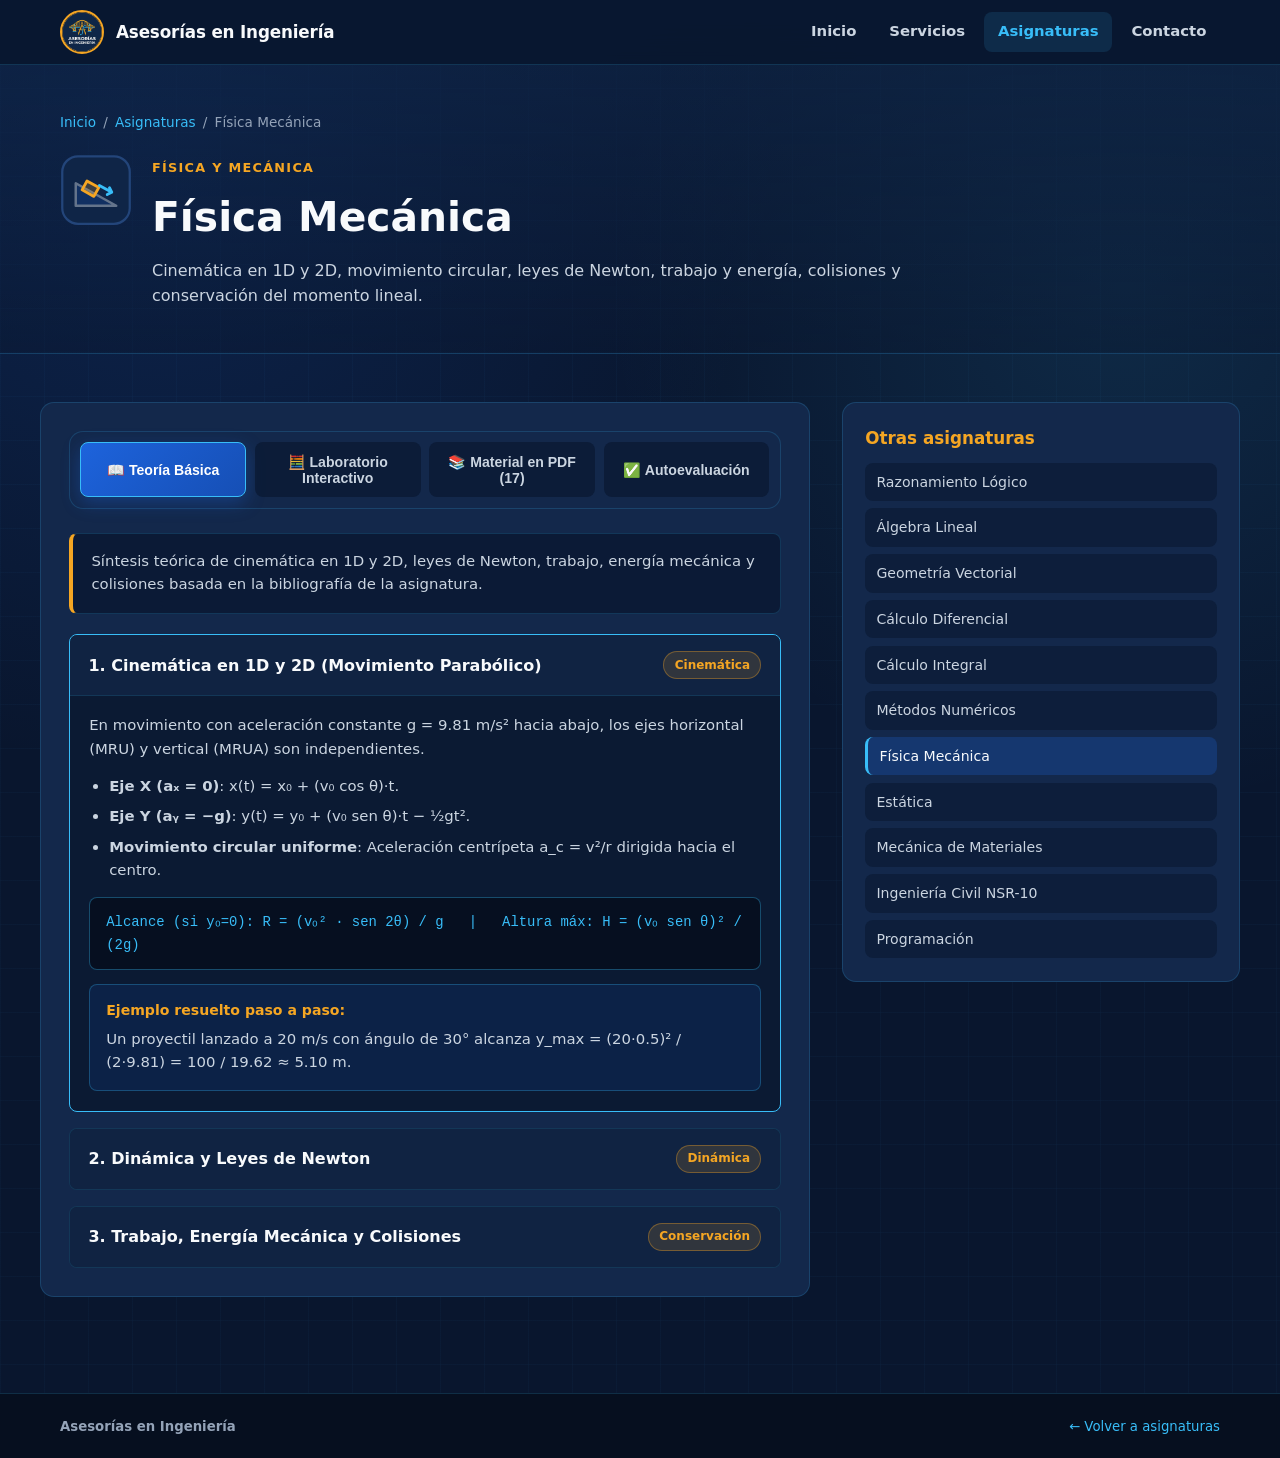
<file: materias/fisica-mecanica.html>
<!DOCTYPE html>
<html lang="es">

<head>
  <meta charset="utf-8">
  <meta name="viewport" content="width=device-width, initial-scale=1.0">
  <title>Física Mecánica | Asesorías en Ingeniería</title>
  <meta name="description" content="Cinemática en 1D y 2D, movimiento circular, leyes de Newton, trabajo y energía, colisiones y conservación del momento lineal.">

  <link rel="icon" href="../favicon.ico" sizes="any">
  <link rel="icon" type="image/png" sizes="32x32" href="../assets/img/brand/favicon-32x32.png">
  <link rel="apple-touch-icon" href="../assets/img/brand/apple-touch-icon.png">

  <link rel="stylesheet" href="../assets/css/main.css">
  <link rel="stylesheet" href="../assets/css/subject.css">
</head>

<body>

  <header id="site-header" class="site-header">
    <div class="container nav-inner">
      <a href="../index.html" class="brand-link">
        <img src="../assets/img/brand/logo-badge.png" alt="Logo Asesorías en Ingeniería">
        <div class="brand-text">Asesorías en Ingeniería</div>
      </a>

      <nav aria-label="Navegación principal">
        <ul id="nav-menu" class="nav-menu">
          <li><a href="../index.html" class="nav-link">Inicio</a></li>
          <li><a href="../index.html#servicios" class="nav-link">Servicios</a></li>
          <li><a href="../index.html#materias" class="nav-link active">Asignaturas</a></li>
          <li><a href="../contacto.html?materia=fisica-mecanica" class="nav-link">Contacto</a></li>
        </ul>
      </nav>

      <button id="nav-toggle" class="nav-toggle" aria-label="Abrir menú" aria-expanded="false">
        <svg width="22" height="22" viewBox="0 0 24 24" fill="none" stroke="currentColor" stroke-width="2.2"><path d="M4 6h16M4 12h16M4 18h16"/></svg>
      </button>
    </div>
  </header>

  <main>
    <section class="sub-hero">
      <div class="container">
        <nav class="breadcrumbs" aria-label="Ruta de navegación">
          <a href="../index.html">Inicio</a>
          <span>/</span>
          <a href="../index.html#materias">Asignaturas</a>
          <span>/</span>
          <span>Física Mecánica</span>
        </nav>

        <div class="sub-hero-head">
          <img class="sub-hero-icon" src="../assets/img/icons/fisica-mecanica.svg" alt="Icono Física Mecánica">
          <div>
            <span class="section-kicker">Física y Mecánica</span>
            <h1>Física Mecánica</h1>
            <p>Cinemática en 1D y 2D, movimiento circular, leyes de Newton, trabajo y energía, colisiones y conservación del momento lineal.</p>
          </div>
        </div>
      </div>
    </section>

    <section class="container subject-layout">
      <div id="learning-workspace" class="topics-panel" data-subject-id="fisica-mecanica">
        <div class="subject-tabs" role="tablist" aria-label="Módulos interactivos de aprendizaje">
          <button type="button" class="subject-tab-btn active" data-tab="teoria">📖 Teoría Básica</button>
          <button type="button" class="subject-tab-btn" data-tab="lab">🧮 Laboratorio Interactivo</button>
          <button type="button" class="subject-tab-btn" data-tab="material">📚 Material en PDF (17)</button>
          <button type="button" class="subject-tab-btn" data-tab="quiz">✅ Autoevaluación</button>
        </div>

        <div class="tab-panel active" data-panel="teoria">
          <div class="learning-intro">Síntesis teórica de cinemática en 1D y 2D, leyes de Newton, trabajo, energía mecánica y colisiones basada en la bibliografía de la asignatura.</div>
          <div id="theory-container" class="theory-stack"></div>
        </div>

        <div class="tab-panel" data-panel="lab">
          <div class="learning-intro">Experimenta en tiempo real cambiando parámetros para visualizar el comportamiento de las fórmulas y verificar tus propios ejercicios.</div>
          <div id="lab-container"></div>
        </div>

        <div class="tab-panel" data-panel="material">
          <div class="topics-panel-head">
            <h2>Biblioteca de libros y guías en PDF</h2>
            <div class="search-box" style="max-width:260px;">
              <svg viewBox="0 0 24 24" fill="none" stroke="currentColor" stroke-width="2"><circle cx="11" cy="11" r="8"/><path d="M21 21l-4.35-4.35"/></svg>
              <input id="topic-search" type="search" placeholder="Filtrar archivo..." aria-label="Filtrar archivo">
            </div>
          </div>
          <div id="local-docs-container" class="topic-list"></div>
        </div>

        <div class="tab-panel" data-panel="quiz">
          <div class="learning-intro">Pon a prueba tu comprensión con preguntas tipo parcial y revisa la explicación paso a paso al instante.</div>
          <div id="quiz-container" class="quiz-stack"></div>
        </div>
      </div>

      <aside class="subject-sidebar">
        

        <div class="side-card">
          <h3>Otras asignaturas</h3>
          <ul class="side-links">
            <li><a href="razonamiento-logico.html" class="">Razonamiento Lógico</a></li>
<li><a href="algebra-lineal.html" class="">Álgebra Lineal</a></li>
<li><a href="geometria-vectorial.html" class="">Geometría Vectorial</a></li>
<li><a href="calculo-diferencial.html" class="">Cálculo Diferencial</a></li>
<li><a href="calculo-integral.html" class="">Cálculo Integral</a></li>
<li><a href="metodos-numericos.html" class="">Métodos Numéricos</a></li>
<li><a href="fisica-mecanica.html" class="current">Física Mecánica</a></li>
<li><a href="estatica.html" class="">Estática</a></li>
<li><a href="mecanica-materiales.html" class="">Mecánica de Materiales</a></li>
<li><a href="ingenieria-civil-nsr10.html" class="">Ingeniería Civil NSR-10</a></li>
<li><a href="programacion-ingenieria.html" class="">Programación</a></li>
          </ul>
        </div>
      </aside>
    </section>
  </main>

  <footer class="site-footer">
    <div class="container footer-bottom">
      <span><strong>Asesorías en Ingeniería</strong></span>
      <a href="../index.html#materias">← Volver a asignaturas</a>
    </div>
  </footer>

  <script src="../assets/js/main.js"></script>
  <script src="../assets/js/data-teoria-materias.js"></script>
  <script src="../assets/js/learning-interactive.js"></script>
</body>

</html>
</file>
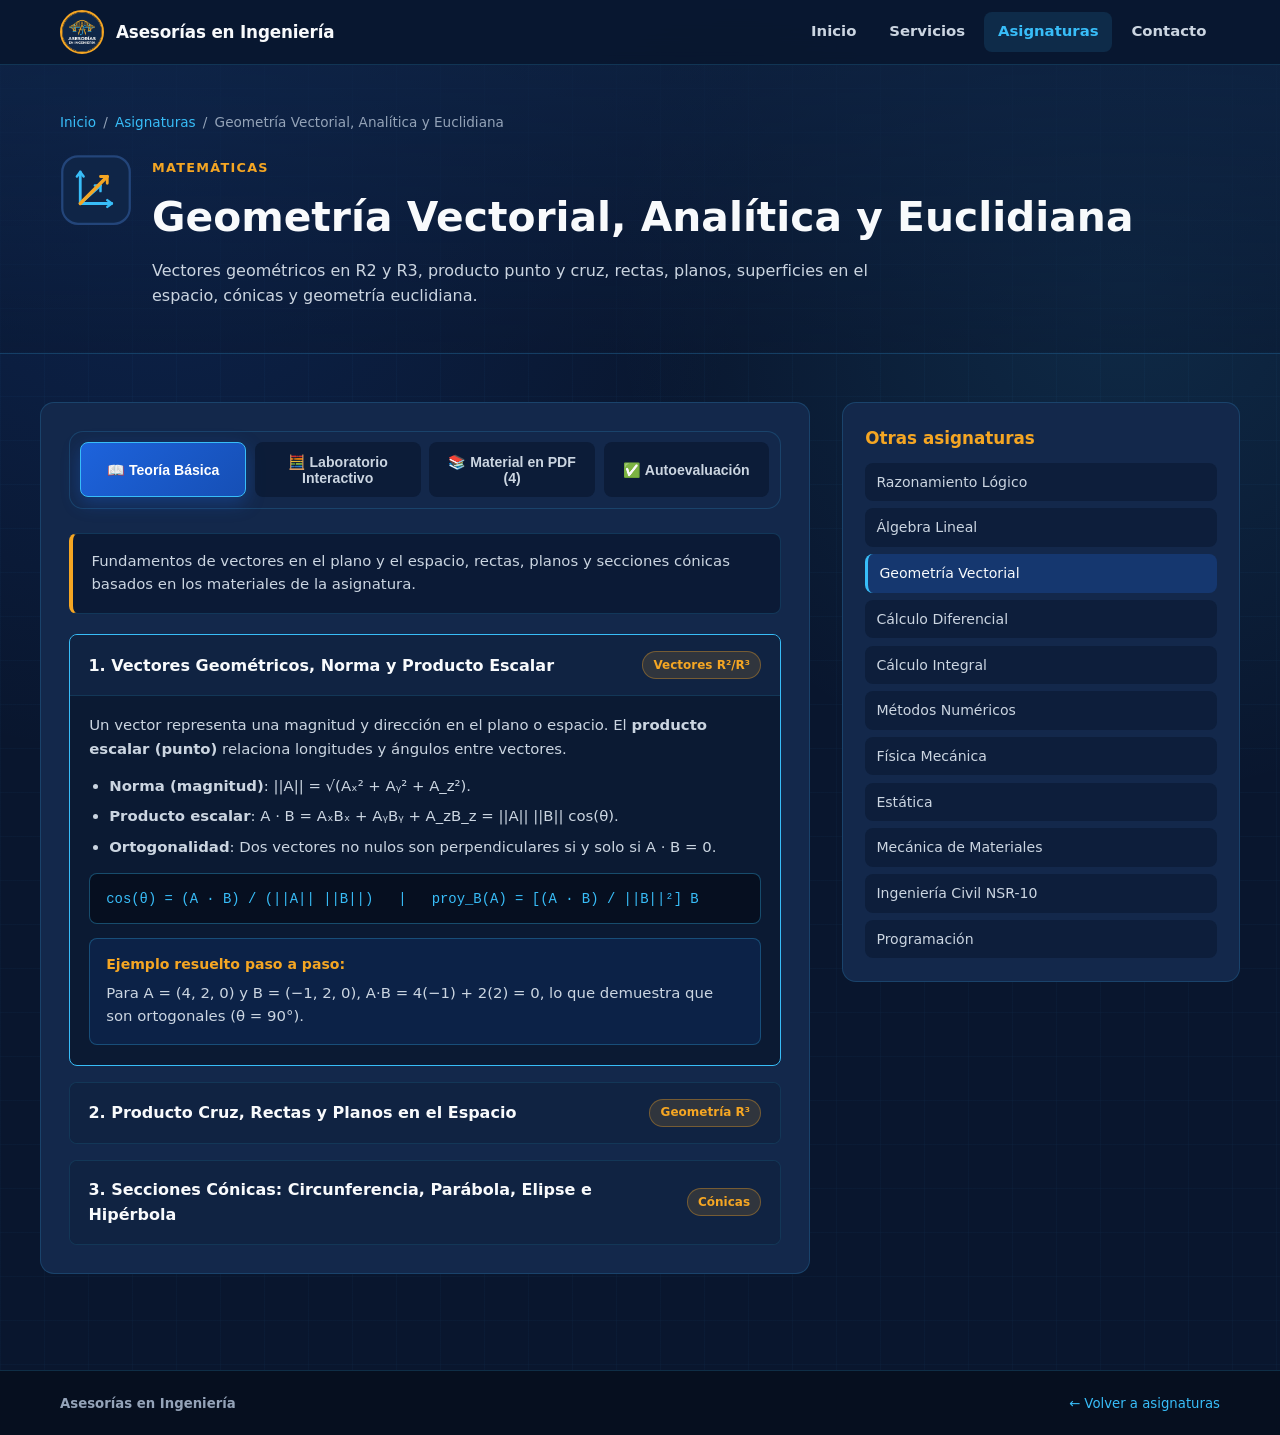
<file: materias/geometria-vectorial.html>
<!DOCTYPE html>
<html lang="es">

<head>
  <meta charset="utf-8">
  <meta name="viewport" content="width=device-width, initial-scale=1.0">
  <title>Geometría Vectorial, Analítica y Euclidiana | Asesorías en Ingeniería</title>
  <meta name="description" content="Vectores geométricos en R2 y R3, producto punto y cruz, rectas, planos, superficies en el espacio, cónicas y geometría euclidiana.">

  <link rel="icon" href="../favicon.ico" sizes="any">
  <link rel="icon" type="image/png" sizes="32x32" href="../assets/img/brand/favicon-32x32.png">
  <link rel="apple-touch-icon" href="../assets/img/brand/apple-touch-icon.png">

  <link rel="stylesheet" href="../assets/css/main.css">
  <link rel="stylesheet" href="../assets/css/subject.css">
</head>

<body>

  <header id="site-header" class="site-header">
    <div class="container nav-inner">
      <a href="../index.html" class="brand-link">
        <img src="../assets/img/brand/logo-badge.png" alt="Logo Asesorías en Ingeniería">
        <div class="brand-text">Asesorías en Ingeniería</div>
      </a>

      <nav aria-label="Navegación principal">
        <ul id="nav-menu" class="nav-menu">
          <li><a href="../index.html" class="nav-link">Inicio</a></li>
          <li><a href="../index.html#servicios" class="nav-link">Servicios</a></li>
          <li><a href="../index.html#materias" class="nav-link active">Asignaturas</a></li>
          <li><a href="../contacto.html?materia=geometria-vectorial" class="nav-link">Contacto</a></li>
        </ul>
      </nav>

      <button id="nav-toggle" class="nav-toggle" aria-label="Abrir menú" aria-expanded="false">
        <svg width="22" height="22" viewBox="0 0 24 24" fill="none" stroke="currentColor" stroke-width="2.2"><path d="M4 6h16M4 12h16M4 18h16"/></svg>
      </button>
    </div>
  </header>

  <main>
    <section class="sub-hero">
      <div class="container">
        <nav class="breadcrumbs" aria-label="Ruta de navegación">
          <a href="../index.html">Inicio</a>
          <span>/</span>
          <a href="../index.html#materias">Asignaturas</a>
          <span>/</span>
          <span>Geometría Vectorial, Analítica y Euclidiana</span>
        </nav>

        <div class="sub-hero-head">
          <img class="sub-hero-icon" src="../assets/img/icons/geometria-vectorial.svg" alt="Icono Geometría Vectorial, Analítica y Euclidiana">
          <div>
            <span class="section-kicker">Matemáticas</span>
            <h1>Geometría Vectorial, Analítica y Euclidiana</h1>
            <p>Vectores geométricos en R2 y R3, producto punto y cruz, rectas, planos, superficies en el espacio, cónicas y geometría euclidiana.</p>
          </div>
        </div>
      </div>
    </section>

    <section class="container subject-layout">
      <div id="learning-workspace" class="topics-panel" data-subject-id="geometria-vectorial">
        <div class="subject-tabs" role="tablist" aria-label="Módulos interactivos de aprendizaje">
          <button type="button" class="subject-tab-btn active" data-tab="teoria">📖 Teoría Básica</button>
          <button type="button" class="subject-tab-btn" data-tab="lab">🧮 Laboratorio Interactivo</button>
          <button type="button" class="subject-tab-btn" data-tab="material">📚 Material en PDF (4)</button>
          <button type="button" class="subject-tab-btn" data-tab="quiz">✅ Autoevaluación</button>
        </div>

        <div class="tab-panel active" data-panel="teoria">
          <div class="learning-intro">Fundamentos de vectores en el plano y el espacio, rectas, planos y secciones cónicas basados en los materiales de la asignatura.</div>
          <div id="theory-container" class="theory-stack"></div>
        </div>

        <div class="tab-panel" data-panel="lab">
          <div class="learning-intro">Experimenta en tiempo real cambiando parámetros para visualizar el comportamiento de las fórmulas y verificar tus propios ejercicios.</div>
          <div id="lab-container"></div>
        </div>

        <div class="tab-panel" data-panel="material">
          <div class="topics-panel-head">
            <h2>Biblioteca de libros y guías en PDF</h2>
            <div class="search-box" style="max-width:260px;">
              <svg viewBox="0 0 24 24" fill="none" stroke="currentColor" stroke-width="2"><circle cx="11" cy="11" r="8"/><path d="M21 21l-4.35-4.35"/></svg>
              <input id="topic-search" type="search" placeholder="Filtrar archivo..." aria-label="Filtrar archivo">
            </div>
          </div>
          <div id="local-docs-container" class="topic-list"></div>
        </div>

        <div class="tab-panel" data-panel="quiz">
          <div class="learning-intro">Pon a prueba tu comprensión con preguntas tipo parcial y revisa la explicación paso a paso al instante.</div>
          <div id="quiz-container" class="quiz-stack"></div>
        </div>
      </div>

      <aside class="subject-sidebar">
        

        <div class="side-card">
          <h3>Otras asignaturas</h3>
          <ul class="side-links">
            <li><a href="razonamiento-logico.html" class="">Razonamiento Lógico</a></li>
<li><a href="algebra-lineal.html" class="">Álgebra Lineal</a></li>
<li><a href="geometria-vectorial.html" class="current">Geometría Vectorial</a></li>
<li><a href="calculo-diferencial.html" class="">Cálculo Diferencial</a></li>
<li><a href="calculo-integral.html" class="">Cálculo Integral</a></li>
<li><a href="metodos-numericos.html" class="">Métodos Numéricos</a></li>
<li><a href="fisica-mecanica.html" class="">Física Mecánica</a></li>
<li><a href="estatica.html" class="">Estática</a></li>
<li><a href="mecanica-materiales.html" class="">Mecánica de Materiales</a></li>
<li><a href="ingenieria-civil-nsr10.html" class="">Ingeniería Civil NSR-10</a></li>
<li><a href="programacion-ingenieria.html" class="">Programación</a></li>
          </ul>
        </div>
      </aside>
    </section>
  </main>

  <footer class="site-footer">
    <div class="container footer-bottom">
      <span><strong>Asesorías en Ingeniería</strong></span>
      <a href="../index.html#materias">← Volver a asignaturas</a>
    </div>
  </footer>

  <script src="../assets/js/main.js"></script>
  <script src="../assets/js/data-teoria-materias.js"></script>
  <script src="../assets/js/learning-interactive.js"></script>
</body>

</html>
</file>
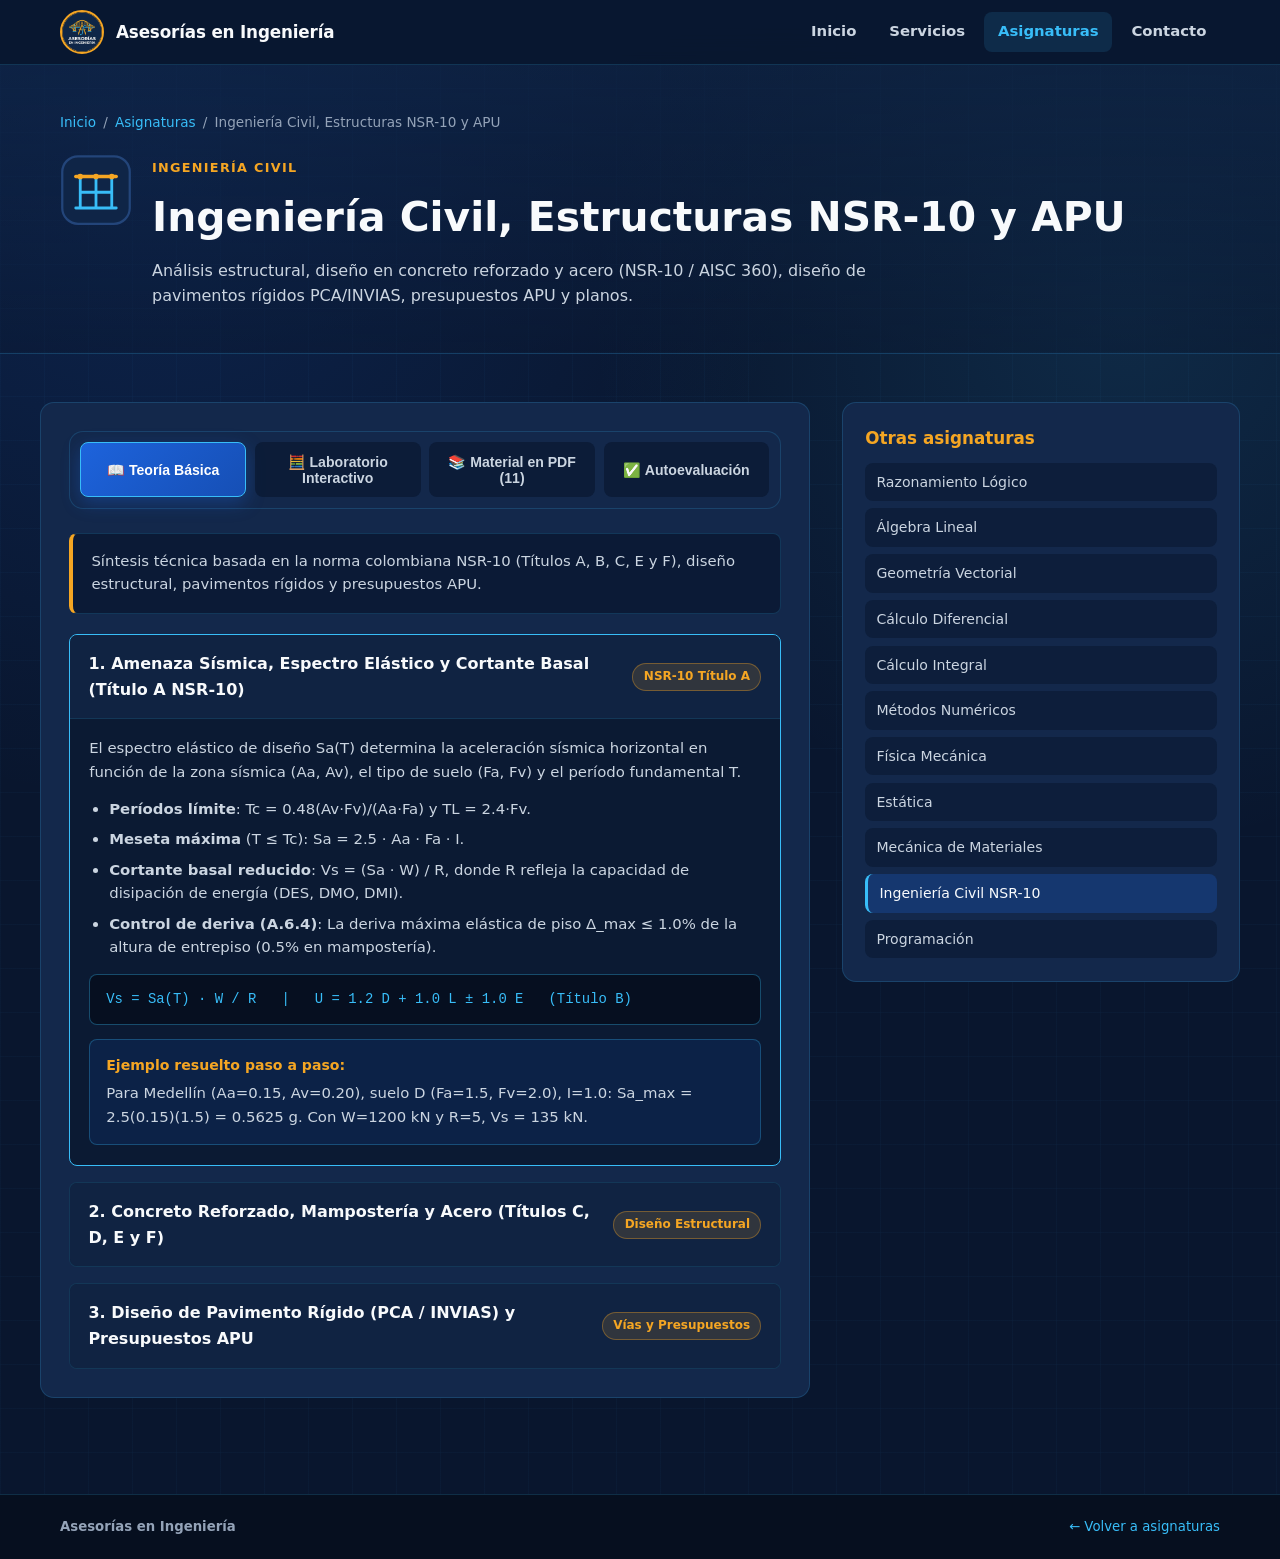
<file: materias/ingenieria-civil-nsr10.html>
<!DOCTYPE html>
<html lang="es">

<head>
  <meta charset="utf-8">
  <meta name="viewport" content="width=device-width, initial-scale=1.0">
  <title>Ingeniería Civil, Estructuras NSR-10 y APU | Asesorías en Ingeniería</title>
  <meta name="description" content="Análisis estructural, diseño en concreto reforzado y acero (NSR-10 / AISC 360), diseño de pavimentos rígidos PCA/INVIAS, presupuestos APU y planos.">

  <link rel="icon" href="../favicon.ico" sizes="any">
  <link rel="icon" type="image/png" sizes="32x32" href="../assets/img/brand/favicon-32x32.png">
  <link rel="apple-touch-icon" href="../assets/img/brand/apple-touch-icon.png">

  <link rel="stylesheet" href="../assets/css/main.css">
  <link rel="stylesheet" href="../assets/css/subject.css">
</head>

<body>

  <header id="site-header" class="site-header">
    <div class="container nav-inner">
      <a href="../index.html" class="brand-link">
        <img src="../assets/img/brand/logo-badge.png" alt="Logo Asesorías en Ingeniería">
        <div class="brand-text">Asesorías en Ingeniería</div>
      </a>

      <nav aria-label="Navegación principal">
        <ul id="nav-menu" class="nav-menu">
          <li><a href="../index.html" class="nav-link">Inicio</a></li>
          <li><a href="../index.html#servicios" class="nav-link">Servicios</a></li>
          <li><a href="../index.html#materias" class="nav-link active">Asignaturas</a></li>
          <li><a href="../contacto.html?materia=ingenieria-civil-nsr10" class="nav-link">Contacto</a></li>
        </ul>
      </nav>

      <button id="nav-toggle" class="nav-toggle" aria-label="Abrir menú" aria-expanded="false">
        <svg width="22" height="22" viewBox="0 0 24 24" fill="none" stroke="currentColor" stroke-width="2.2"><path d="M4 6h16M4 12h16M4 18h16"/></svg>
      </button>
    </div>
  </header>

  <main>
    <section class="sub-hero">
      <div class="container">
        <nav class="breadcrumbs" aria-label="Ruta de navegación">
          <a href="../index.html">Inicio</a>
          <span>/</span>
          <a href="../index.html#materias">Asignaturas</a>
          <span>/</span>
          <span>Ingeniería Civil, Estructuras NSR-10 y APU</span>
        </nav>

        <div class="sub-hero-head">
          <img class="sub-hero-icon" src="../assets/img/icons/ingenieria-civil.svg" alt="Icono Ingeniería Civil, Estructuras NSR-10 y APU">
          <div>
            <span class="section-kicker">Ingeniería Civil</span>
            <h1>Ingeniería Civil, Estructuras NSR-10 y APU</h1>
            <p>Análisis estructural, diseño en concreto reforzado y acero (NSR-10 / AISC 360), diseño de pavimentos rígidos PCA/INVIAS, presupuestos APU y planos.</p>
          </div>
        </div>
      </div>
    </section>

    <section class="container subject-layout">
      <div id="learning-workspace" class="topics-panel" data-subject-id="ingenieria-civil-nsr10">
        <div class="subject-tabs" role="tablist" aria-label="Módulos interactivos de aprendizaje">
          <button type="button" class="subject-tab-btn active" data-tab="teoria">📖 Teoría Básica</button>
          <button type="button" class="subject-tab-btn" data-tab="lab">🧮 Laboratorio Interactivo</button>
          <button type="button" class="subject-tab-btn" data-tab="material">📚 Material en PDF (11)</button>
          <button type="button" class="subject-tab-btn" data-tab="quiz">✅ Autoevaluación</button>
        </div>

        <div class="tab-panel active" data-panel="teoria">
          <div class="learning-intro">Síntesis técnica basada en la norma colombiana NSR-10 (Títulos A, B, C, E y F), diseño estructural, pavimentos rígidos y presupuestos APU.</div>
          <div id="theory-container" class="theory-stack"></div>
        </div>

        <div class="tab-panel" data-panel="lab">
          <div class="learning-intro">Experimenta en tiempo real cambiando parámetros para visualizar el comportamiento de las fórmulas y verificar tus propios ejercicios.</div>
          <div id="lab-container"></div>
        </div>

        <div class="tab-panel" data-panel="material">
          <div class="topics-panel-head">
            <h2>Biblioteca de libros y guías en PDF</h2>
            <div class="search-box" style="max-width:260px;">
              <svg viewBox="0 0 24 24" fill="none" stroke="currentColor" stroke-width="2"><circle cx="11" cy="11" r="8"/><path d="M21 21l-4.35-4.35"/></svg>
              <input id="topic-search" type="search" placeholder="Filtrar archivo..." aria-label="Filtrar archivo">
            </div>
          </div>
          <div id="local-docs-container" class="topic-list"></div>
        </div>

        <div class="tab-panel" data-panel="quiz">
          <div class="learning-intro">Pon a prueba tu comprensión con preguntas tipo parcial y revisa la explicación paso a paso al instante.</div>
          <div id="quiz-container" class="quiz-stack"></div>
        </div>
      </div>

      <aside class="subject-sidebar">
        

        <div class="side-card">
          <h3>Otras asignaturas</h3>
          <ul class="side-links">
            <li><a href="razonamiento-logico.html" class="">Razonamiento Lógico</a></li>
<li><a href="algebra-lineal.html" class="">Álgebra Lineal</a></li>
<li><a href="geometria-vectorial.html" class="">Geometría Vectorial</a></li>
<li><a href="calculo-diferencial.html" class="">Cálculo Diferencial</a></li>
<li><a href="calculo-integral.html" class="">Cálculo Integral</a></li>
<li><a href="metodos-numericos.html" class="">Métodos Numéricos</a></li>
<li><a href="fisica-mecanica.html" class="">Física Mecánica</a></li>
<li><a href="estatica.html" class="">Estática</a></li>
<li><a href="mecanica-materiales.html" class="">Mecánica de Materiales</a></li>
<li><a href="ingenieria-civil-nsr10.html" class="current">Ingeniería Civil NSR-10</a></li>
<li><a href="programacion-ingenieria.html" class="">Programación</a></li>
          </ul>
        </div>
      </aside>
    </section>
  </main>

  <footer class="site-footer">
    <div class="container footer-bottom">
      <span><strong>Asesorías en Ingeniería</strong></span>
      <a href="../index.html#materias">← Volver a asignaturas</a>
    </div>
  </footer>

  <script src="../assets/js/main.js"></script>
  <script src="../assets/js/data-teoria-materias.js"></script>
  <script src="../assets/js/learning-interactive.js"></script>
</body>

</html>
</file>
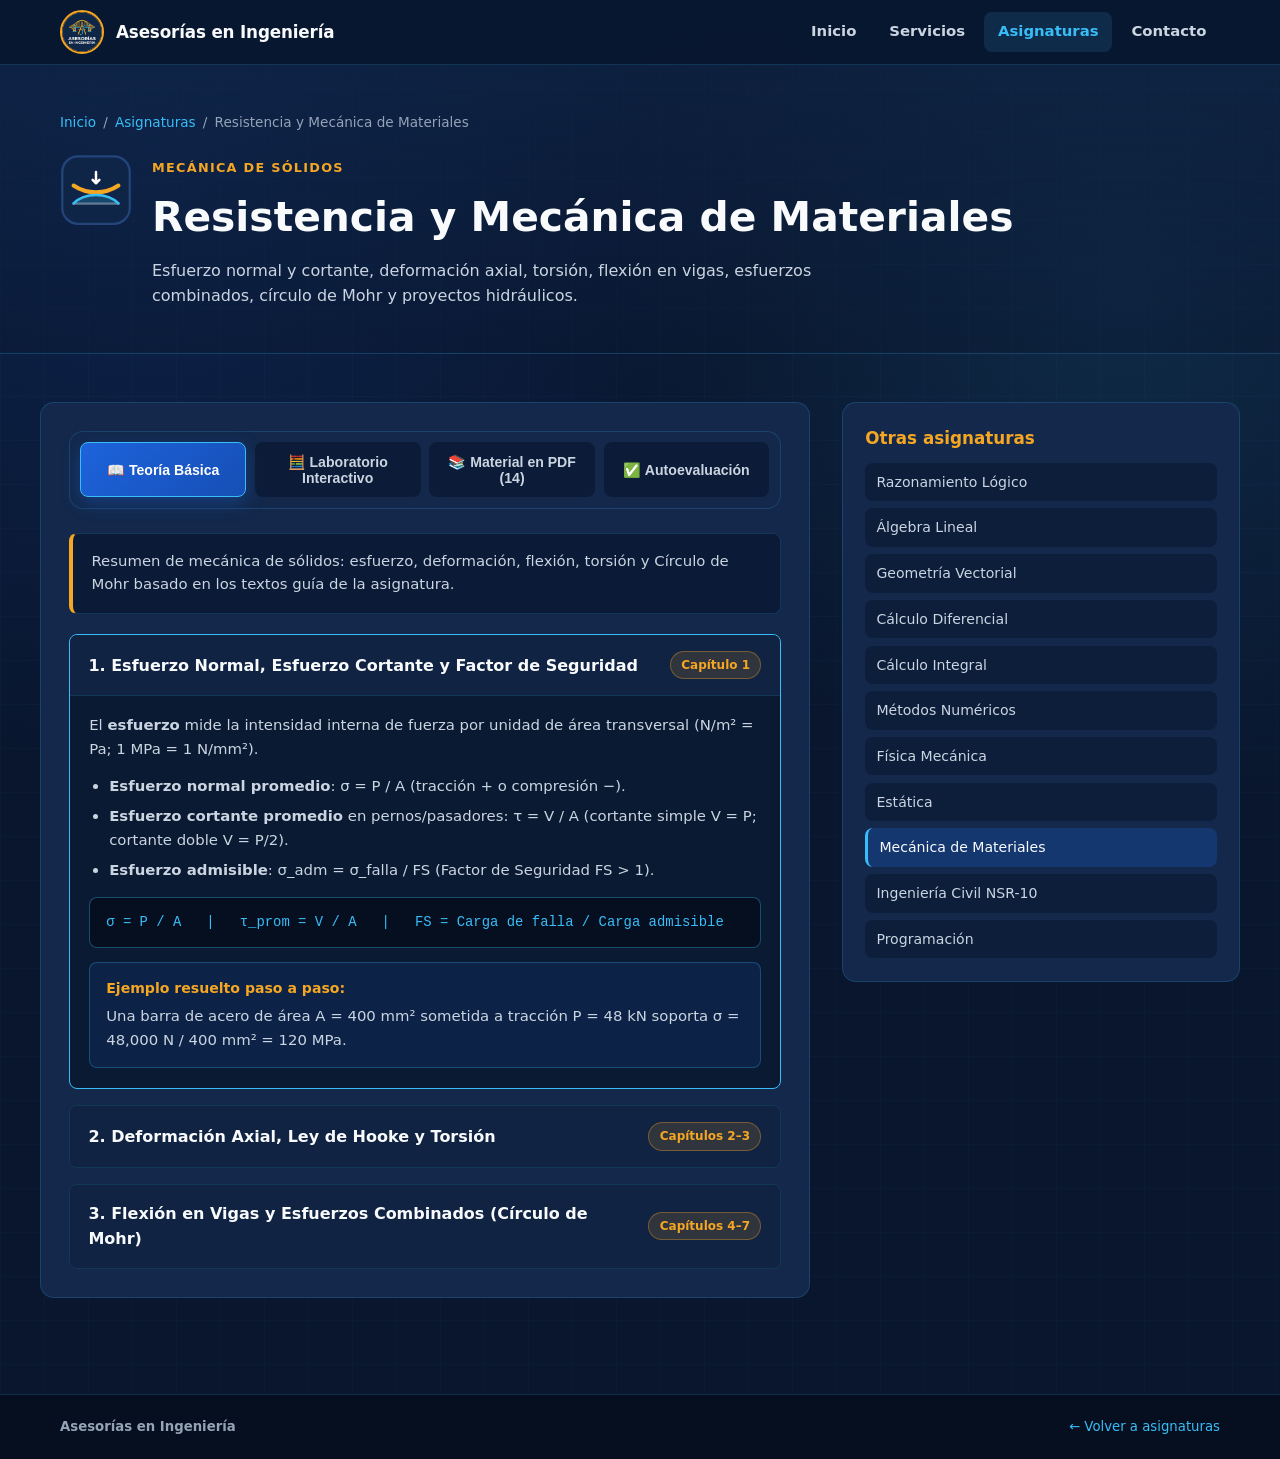
<file: materias/mecanica-materiales.html>
<!DOCTYPE html>
<html lang="es">

<head>
  <meta charset="utf-8">
  <meta name="viewport" content="width=device-width, initial-scale=1.0">
  <title>Resistencia y Mecánica de Materiales | Asesorías en Ingeniería</title>
  <meta name="description" content="Esfuerzo normal y cortante, deformación axial, torsión, flexión en vigas, esfuerzos combinados, círculo de Mohr y proyectos hidráulicos.">

  <link rel="icon" href="../favicon.ico" sizes="any">
  <link rel="icon" type="image/png" sizes="32x32" href="../assets/img/brand/favicon-32x32.png">
  <link rel="apple-touch-icon" href="../assets/img/brand/apple-touch-icon.png">

  <link rel="stylesheet" href="../assets/css/main.css">
  <link rel="stylesheet" href="../assets/css/subject.css">
</head>

<body>

  <header id="site-header" class="site-header">
    <div class="container nav-inner">
      <a href="../index.html" class="brand-link">
        <img src="../assets/img/brand/logo-badge.png" alt="Logo Asesorías en Ingeniería">
        <div class="brand-text">Asesorías en Ingeniería</div>
      </a>

      <nav aria-label="Navegación principal">
        <ul id="nav-menu" class="nav-menu">
          <li><a href="../index.html" class="nav-link">Inicio</a></li>
          <li><a href="../index.html#servicios" class="nav-link">Servicios</a></li>
          <li><a href="../index.html#materias" class="nav-link active">Asignaturas</a></li>
          <li><a href="../contacto.html?materia=mecanica-materiales" class="nav-link">Contacto</a></li>
        </ul>
      </nav>

      <button id="nav-toggle" class="nav-toggle" aria-label="Abrir menú" aria-expanded="false">
        <svg width="22" height="22" viewBox="0 0 24 24" fill="none" stroke="currentColor" stroke-width="2.2"><path d="M4 6h16M4 12h16M4 18h16"/></svg>
      </button>
    </div>
  </header>

  <main>
    <section class="sub-hero">
      <div class="container">
        <nav class="breadcrumbs" aria-label="Ruta de navegación">
          <a href="../index.html">Inicio</a>
          <span>/</span>
          <a href="../index.html#materias">Asignaturas</a>
          <span>/</span>
          <span>Resistencia y Mecánica de Materiales</span>
        </nav>

        <div class="sub-hero-head">
          <img class="sub-hero-icon" src="../assets/img/icons/mecanica-materiales.svg" alt="Icono Resistencia y Mecánica de Materiales">
          <div>
            <span class="section-kicker">Mecánica de Sólidos</span>
            <h1>Resistencia y Mecánica de Materiales</h1>
            <p>Esfuerzo normal y cortante, deformación axial, torsión, flexión en vigas, esfuerzos combinados, círculo de Mohr y proyectos hidráulicos.</p>
          </div>
        </div>
      </div>
    </section>

    <section class="container subject-layout">
      <div id="learning-workspace" class="topics-panel" data-subject-id="mecanica-materiales">
        <div class="subject-tabs" role="tablist" aria-label="Módulos interactivos de aprendizaje">
          <button type="button" class="subject-tab-btn active" data-tab="teoria">📖 Teoría Básica</button>
          <button type="button" class="subject-tab-btn" data-tab="lab">🧮 Laboratorio Interactivo</button>
          <button type="button" class="subject-tab-btn" data-tab="material">📚 Material en PDF (14)</button>
          <button type="button" class="subject-tab-btn" data-tab="quiz">✅ Autoevaluación</button>
        </div>

        <div class="tab-panel active" data-panel="teoria">
          <div class="learning-intro">Resumen de mecánica de sólidos: esfuerzo, deformación, flexión, torsión y Círculo de Mohr basado en los textos guía de la asignatura.</div>
          <div id="theory-container" class="theory-stack"></div>
        </div>

        <div class="tab-panel" data-panel="lab">
          <div class="learning-intro">Experimenta en tiempo real cambiando parámetros para visualizar el comportamiento de las fórmulas y verificar tus propios ejercicios.</div>
          <div id="lab-container"></div>
        </div>

        <div class="tab-panel" data-panel="material">
          <div class="topics-panel-head">
            <h2>Biblioteca de libros y guías en PDF</h2>
            <div class="search-box" style="max-width:260px;">
              <svg viewBox="0 0 24 24" fill="none" stroke="currentColor" stroke-width="2"><circle cx="11" cy="11" r="8"/><path d="M21 21l-4.35-4.35"/></svg>
              <input id="topic-search" type="search" placeholder="Filtrar archivo..." aria-label="Filtrar archivo">
            </div>
          </div>
          <div id="local-docs-container" class="topic-list"></div>
        </div>

        <div class="tab-panel" data-panel="quiz">
          <div class="learning-intro">Pon a prueba tu comprensión con preguntas tipo parcial y revisa la explicación paso a paso al instante.</div>
          <div id="quiz-container" class="quiz-stack"></div>
        </div>
      </div>

      <aside class="subject-sidebar">
        

        <div class="side-card">
          <h3>Otras asignaturas</h3>
          <ul class="side-links">
            <li><a href="razonamiento-logico.html" class="">Razonamiento Lógico</a></li>
<li><a href="algebra-lineal.html" class="">Álgebra Lineal</a></li>
<li><a href="geometria-vectorial.html" class="">Geometría Vectorial</a></li>
<li><a href="calculo-diferencial.html" class="">Cálculo Diferencial</a></li>
<li><a href="calculo-integral.html" class="">Cálculo Integral</a></li>
<li><a href="metodos-numericos.html" class="">Métodos Numéricos</a></li>
<li><a href="fisica-mecanica.html" class="">Física Mecánica</a></li>
<li><a href="estatica.html" class="">Estática</a></li>
<li><a href="mecanica-materiales.html" class="current">Mecánica de Materiales</a></li>
<li><a href="ingenieria-civil-nsr10.html" class="">Ingeniería Civil NSR-10</a></li>
<li><a href="programacion-ingenieria.html" class="">Programación</a></li>
          </ul>
        </div>
      </aside>
    </section>
  </main>

  <footer class="site-footer">
    <div class="container footer-bottom">
      <span><strong>Asesorías en Ingeniería</strong></span>
      <a href="../index.html#materias">← Volver a asignaturas</a>
    </div>
  </footer>

  <script src="../assets/js/main.js"></script>
  <script src="../assets/js/data-teoria-materias.js"></script>
  <script src="../assets/js/learning-interactive.js"></script>
</body>

</html>
</file>
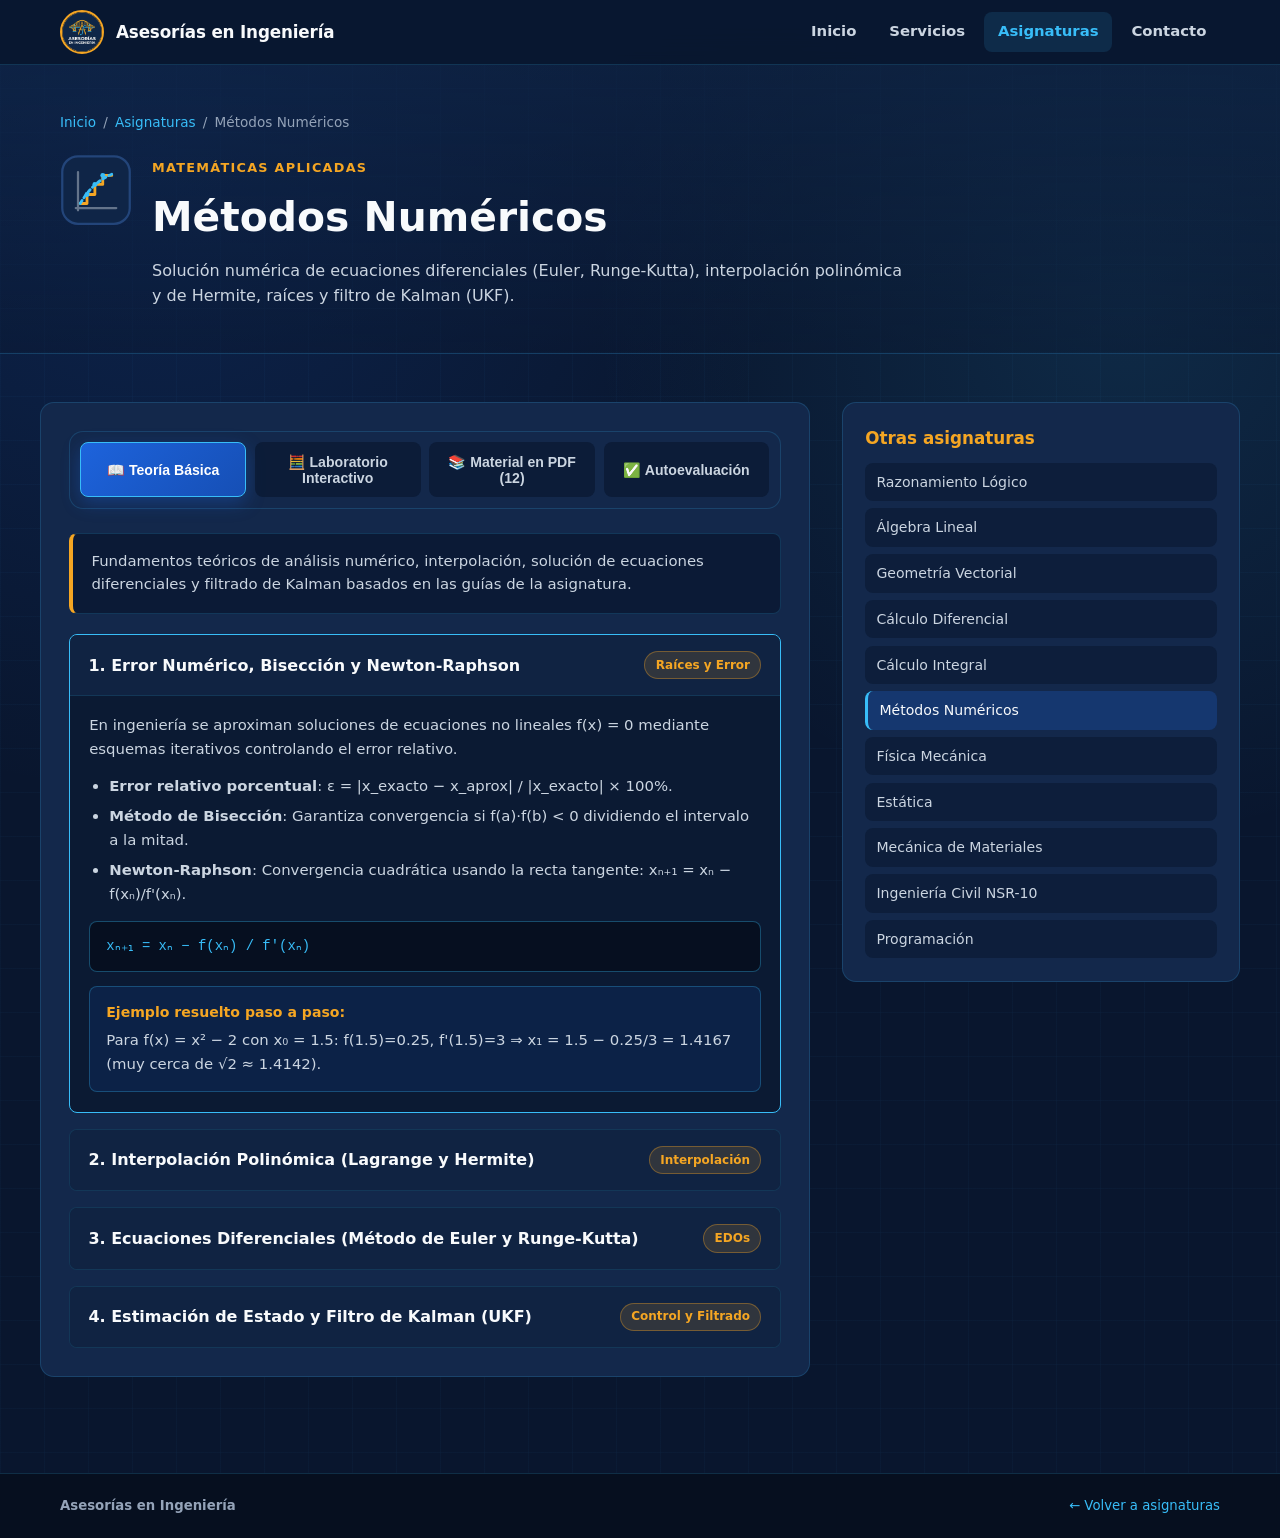
<file: materias/metodos-numericos.html>
<!DOCTYPE html>
<html lang="es">

<head>
  <meta charset="utf-8">
  <meta name="viewport" content="width=device-width, initial-scale=1.0">
  <title>Métodos Numéricos | Asesorías en Ingeniería</title>
  <meta name="description" content="Solución numérica de ecuaciones diferenciales (Euler, Runge-Kutta), interpolación polinómica y de Hermite, raíces y filtro de Kalman (UKF).">

  <link rel="icon" href="../favicon.ico" sizes="any">
  <link rel="icon" type="image/png" sizes="32x32" href="../assets/img/brand/favicon-32x32.png">
  <link rel="apple-touch-icon" href="../assets/img/brand/apple-touch-icon.png">

  <link rel="stylesheet" href="../assets/css/main.css">
  <link rel="stylesheet" href="../assets/css/subject.css">
</head>

<body>

  <header id="site-header" class="site-header">
    <div class="container nav-inner">
      <a href="../index.html" class="brand-link">
        <img src="../assets/img/brand/logo-badge.png" alt="Logo Asesorías en Ingeniería">
        <div class="brand-text">Asesorías en Ingeniería</div>
      </a>

      <nav aria-label="Navegación principal">
        <ul id="nav-menu" class="nav-menu">
          <li><a href="../index.html" class="nav-link">Inicio</a></li>
          <li><a href="../index.html#servicios" class="nav-link">Servicios</a></li>
          <li><a href="../index.html#materias" class="nav-link active">Asignaturas</a></li>
          <li><a href="../contacto.html?materia=metodos-numericos" class="nav-link">Contacto</a></li>
        </ul>
      </nav>

      <button id="nav-toggle" class="nav-toggle" aria-label="Abrir menú" aria-expanded="false">
        <svg width="22" height="22" viewBox="0 0 24 24" fill="none" stroke="currentColor" stroke-width="2.2"><path d="M4 6h16M4 12h16M4 18h16"/></svg>
      </button>
    </div>
  </header>

  <main>
    <section class="sub-hero">
      <div class="container">
        <nav class="breadcrumbs" aria-label="Ruta de navegación">
          <a href="../index.html">Inicio</a>
          <span>/</span>
          <a href="../index.html#materias">Asignaturas</a>
          <span>/</span>
          <span>Métodos Numéricos</span>
        </nav>

        <div class="sub-hero-head">
          <img class="sub-hero-icon" src="../assets/img/icons/metodos-numericos.svg" alt="Icono Métodos Numéricos">
          <div>
            <span class="section-kicker">Matemáticas Aplicadas</span>
            <h1>Métodos Numéricos</h1>
            <p>Solución numérica de ecuaciones diferenciales (Euler, Runge-Kutta), interpolación polinómica y de Hermite, raíces y filtro de Kalman (UKF).</p>
          </div>
        </div>
      </div>
    </section>

    <section class="container subject-layout">
      <div id="learning-workspace" class="topics-panel" data-subject-id="metodos-numericos">
        <div class="subject-tabs" role="tablist" aria-label="Módulos interactivos de aprendizaje">
          <button type="button" class="subject-tab-btn active" data-tab="teoria">📖 Teoría Básica</button>
          <button type="button" class="subject-tab-btn" data-tab="lab">🧮 Laboratorio Interactivo</button>
          <button type="button" class="subject-tab-btn" data-tab="material">📚 Material en PDF (12)</button>
          <button type="button" class="subject-tab-btn" data-tab="quiz">✅ Autoevaluación</button>
        </div>

        <div class="tab-panel active" data-panel="teoria">
          <div class="learning-intro">Fundamentos teóricos de análisis numérico, interpolación, solución de ecuaciones diferenciales y filtrado de Kalman basados en las guías de la asignatura.</div>
          <div id="theory-container" class="theory-stack"></div>
        </div>

        <div class="tab-panel" data-panel="lab">
          <div class="learning-intro">Experimenta en tiempo real cambiando parámetros para visualizar el comportamiento de las fórmulas y verificar tus propios ejercicios.</div>
          <div id="lab-container"></div>
        </div>

        <div class="tab-panel" data-panel="material">
          <div class="topics-panel-head">
            <h2>Biblioteca de libros y guías en PDF</h2>
            <div class="search-box" style="max-width:260px;">
              <svg viewBox="0 0 24 24" fill="none" stroke="currentColor" stroke-width="2"><circle cx="11" cy="11" r="8"/><path d="M21 21l-4.35-4.35"/></svg>
              <input id="topic-search" type="search" placeholder="Filtrar archivo..." aria-label="Filtrar archivo">
            </div>
          </div>
          <div id="local-docs-container" class="topic-list"></div>
        </div>

        <div class="tab-panel" data-panel="quiz">
          <div class="learning-intro">Pon a prueba tu comprensión con preguntas tipo parcial y revisa la explicación paso a paso al instante.</div>
          <div id="quiz-container" class="quiz-stack"></div>
        </div>
      </div>

      <aside class="subject-sidebar">
        

        <div class="side-card">
          <h3>Otras asignaturas</h3>
          <ul class="side-links">
            <li><a href="razonamiento-logico.html" class="">Razonamiento Lógico</a></li>
<li><a href="algebra-lineal.html" class="">Álgebra Lineal</a></li>
<li><a href="geometria-vectorial.html" class="">Geometría Vectorial</a></li>
<li><a href="calculo-diferencial.html" class="">Cálculo Diferencial</a></li>
<li><a href="calculo-integral.html" class="">Cálculo Integral</a></li>
<li><a href="metodos-numericos.html" class="current">Métodos Numéricos</a></li>
<li><a href="fisica-mecanica.html" class="">Física Mecánica</a></li>
<li><a href="estatica.html" class="">Estática</a></li>
<li><a href="mecanica-materiales.html" class="">Mecánica de Materiales</a></li>
<li><a href="ingenieria-civil-nsr10.html" class="">Ingeniería Civil NSR-10</a></li>
<li><a href="programacion-ingenieria.html" class="">Programación</a></li>
          </ul>
        </div>
      </aside>
    </section>
  </main>

  <footer class="site-footer">
    <div class="container footer-bottom">
      <span><strong>Asesorías en Ingeniería</strong></span>
      <a href="../index.html#materias">← Volver a asignaturas</a>
    </div>
  </footer>

  <script src="../assets/js/main.js"></script>
  <script src="../assets/js/data-teoria-materias.js"></script>
  <script src="../assets/js/learning-interactive.js"></script>
</body>

</html>
</file>
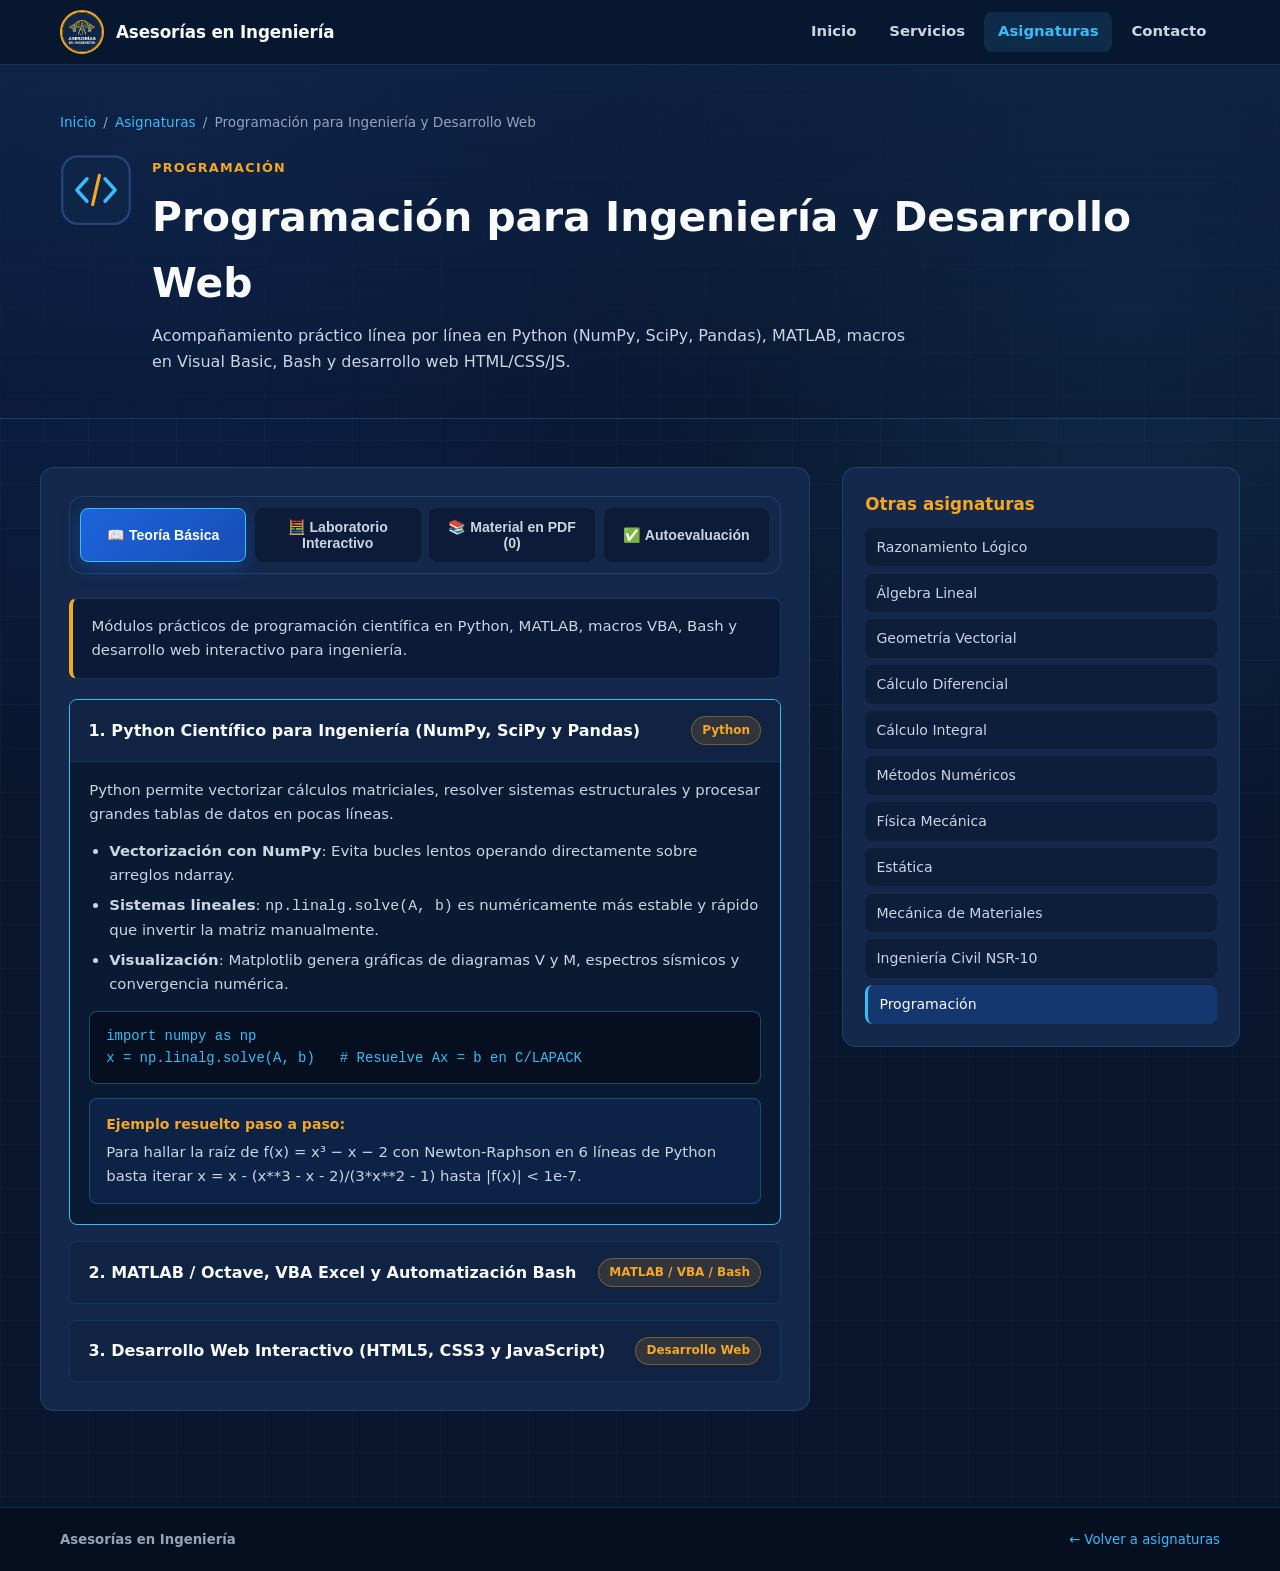
<file: materias/programacion-ingenieria.html>
<!DOCTYPE html>
<html lang="es">

<head>
  <meta charset="utf-8">
  <meta name="viewport" content="width=device-width, initial-scale=1.0">
  <title>Programación para Ingeniería y Desarrollo Web | Asesorías en Ingeniería</title>
  <meta name="description" content="Acompañamiento práctico línea por línea en Python (NumPy, SciPy, Pandas), MATLAB, macros en Visual Basic, Bash y desarrollo web HTML/CSS/JS.">

  <link rel="icon" href="../favicon.ico" sizes="any">
  <link rel="icon" type="image/png" sizes="32x32" href="../assets/img/brand/favicon-32x32.png">
  <link rel="apple-touch-icon" href="../assets/img/brand/apple-touch-icon.png">

  <link rel="stylesheet" href="../assets/css/main.css">
  <link rel="stylesheet" href="../assets/css/subject.css">
</head>

<body>

  <header id="site-header" class="site-header">
    <div class="container nav-inner">
      <a href="../index.html" class="brand-link">
        <img src="../assets/img/brand/logo-badge.png" alt="Logo Asesorías en Ingeniería">
        <div class="brand-text">Asesorías en Ingeniería</div>
      </a>

      <nav aria-label="Navegación principal">
        <ul id="nav-menu" class="nav-menu">
          <li><a href="../index.html" class="nav-link">Inicio</a></li>
          <li><a href="../index.html#servicios" class="nav-link">Servicios</a></li>
          <li><a href="../index.html#materias" class="nav-link active">Asignaturas</a></li>
          <li><a href="../contacto.html?materia=programacion-ingenieria" class="nav-link">Contacto</a></li>
        </ul>
      </nav>

      <button id="nav-toggle" class="nav-toggle" aria-label="Abrir menú" aria-expanded="false">
        <svg width="22" height="22" viewBox="0 0 24 24" fill="none" stroke="currentColor" stroke-width="2.2"><path d="M4 6h16M4 12h16M4 18h16"/></svg>
      </button>
    </div>
  </header>

  <main>
    <section class="sub-hero">
      <div class="container">
        <nav class="breadcrumbs" aria-label="Ruta de navegación">
          <a href="../index.html">Inicio</a>
          <span>/</span>
          <a href="../index.html#materias">Asignaturas</a>
          <span>/</span>
          <span>Programación para Ingeniería y Desarrollo Web</span>
        </nav>

        <div class="sub-hero-head">
          <img class="sub-hero-icon" src="../assets/img/icons/programacion.svg" alt="Icono Programación para Ingeniería y Desarrollo Web">
          <div>
            <span class="section-kicker">Programación</span>
            <h1>Programación para Ingeniería y Desarrollo Web</h1>
            <p>Acompañamiento práctico línea por línea en Python (NumPy, SciPy, Pandas), MATLAB, macros en Visual Basic, Bash y desarrollo web HTML/CSS/JS.</p>
          </div>
        </div>
      </div>
    </section>

    <section class="container subject-layout">
      <div id="learning-workspace" class="topics-panel" data-subject-id="programacion-ingenieria">
        <div class="subject-tabs" role="tablist" aria-label="Módulos interactivos de aprendizaje">
          <button type="button" class="subject-tab-btn active" data-tab="teoria">📖 Teoría Básica</button>
          <button type="button" class="subject-tab-btn" data-tab="lab">🧮 Laboratorio Interactivo</button>
          <button type="button" class="subject-tab-btn" data-tab="material">📚 Material en PDF (0)</button>
          <button type="button" class="subject-tab-btn" data-tab="quiz">✅ Autoevaluación</button>
        </div>

        <div class="tab-panel active" data-panel="teoria">
          <div class="learning-intro">Módulos prácticos de programación científica en Python, MATLAB, macros VBA, Bash y desarrollo web interactivo para ingeniería.</div>
          <div id="theory-container" class="theory-stack"></div>
        </div>

        <div class="tab-panel" data-panel="lab">
          <div class="learning-intro">Experimenta en tiempo real cambiando parámetros para visualizar el comportamiento de las fórmulas y verificar tus propios ejercicios.</div>
          <div id="lab-container"></div>
        </div>

        <div class="tab-panel" data-panel="material">
          <div class="topics-panel-head">
            <h2>Biblioteca de libros y guías en PDF</h2>
            <div class="search-box" style="max-width:260px;">
              <svg viewBox="0 0 24 24" fill="none" stroke="currentColor" stroke-width="2"><circle cx="11" cy="11" r="8"/><path d="M21 21l-4.35-4.35"/></svg>
              <input id="topic-search" type="search" placeholder="Filtrar archivo..." aria-label="Filtrar archivo">
            </div>
          </div>
          <div id="local-docs-container" class="topic-list"></div>
        </div>

        <div class="tab-panel" data-panel="quiz">
          <div class="learning-intro">Pon a prueba tu comprensión con preguntas tipo parcial y revisa la explicación paso a paso al instante.</div>
          <div id="quiz-container" class="quiz-stack"></div>
        </div>
      </div>

      <aside class="subject-sidebar">
        

        <div class="side-card">
          <h3>Otras asignaturas</h3>
          <ul class="side-links">
            <li><a href="razonamiento-logico.html" class="">Razonamiento Lógico</a></li>
<li><a href="algebra-lineal.html" class="">Álgebra Lineal</a></li>
<li><a href="geometria-vectorial.html" class="">Geometría Vectorial</a></li>
<li><a href="calculo-diferencial.html" class="">Cálculo Diferencial</a></li>
<li><a href="calculo-integral.html" class="">Cálculo Integral</a></li>
<li><a href="metodos-numericos.html" class="">Métodos Numéricos</a></li>
<li><a href="fisica-mecanica.html" class="">Física Mecánica</a></li>
<li><a href="estatica.html" class="">Estática</a></li>
<li><a href="mecanica-materiales.html" class="">Mecánica de Materiales</a></li>
<li><a href="ingenieria-civil-nsr10.html" class="">Ingeniería Civil NSR-10</a></li>
<li><a href="programacion-ingenieria.html" class="current">Programación</a></li>
          </ul>
        </div>
      </aside>
    </section>
  </main>

  <footer class="site-footer">
    <div class="container footer-bottom">
      <span><strong>Asesorías en Ingeniería</strong></span>
      <a href="../index.html#materias">← Volver a asignaturas</a>
    </div>
  </footer>

  <script src="../assets/js/main.js"></script>
  <script src="../assets/js/data-teoria-materias.js"></script>
  <script src="../assets/js/learning-interactive.js"></script>
</body>

</html>
</file>
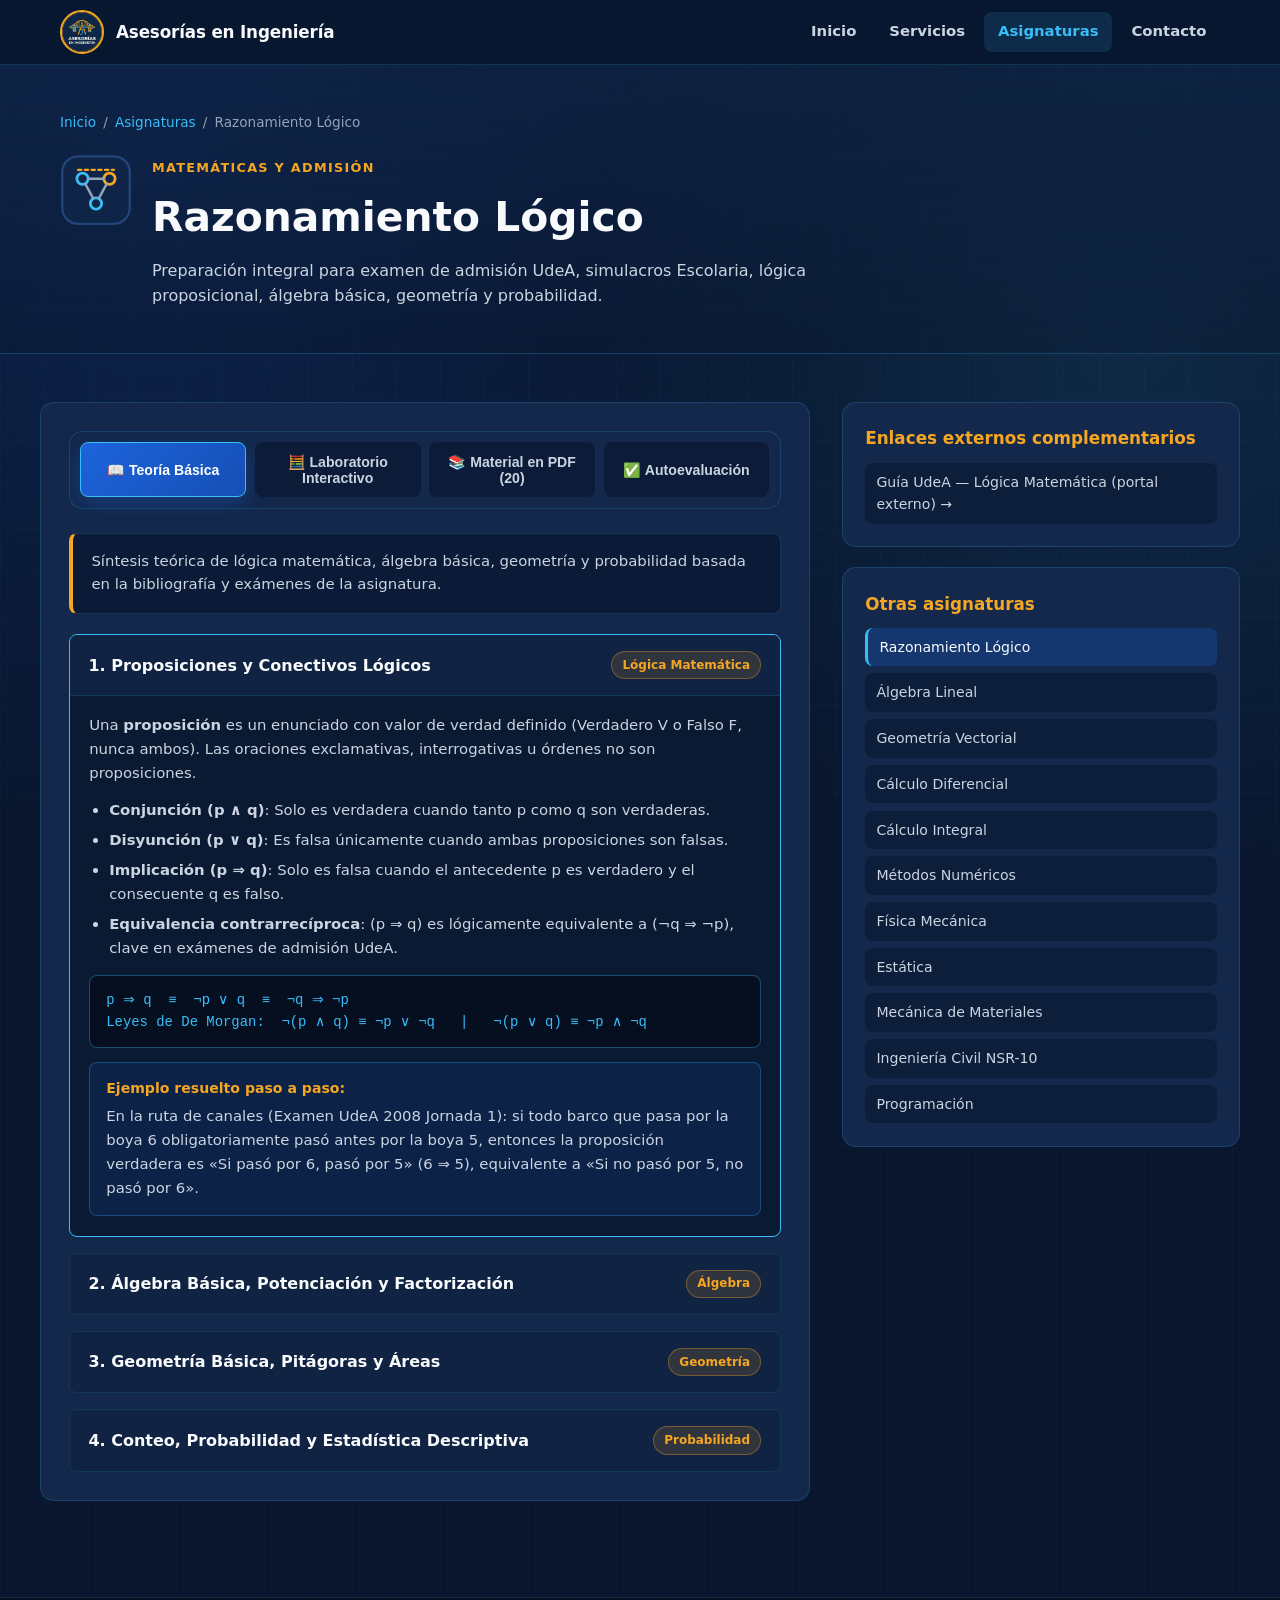
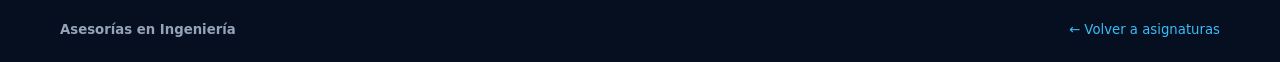
<file: materias/razonamiento-logico.html>
<!DOCTYPE html>
<html lang="es">

<head>
  <meta charset="utf-8">
  <meta name="viewport" content="width=device-width, initial-scale=1.0">
  <title>Razonamiento Lógico | Asesorías en Ingeniería</title>
  <meta name="description" content="Preparación integral para examen de admisión UdeA, simulacros Escolaria, lógica proposicional, álgebra básica, geometría y probabilidad.">

  <link rel="icon" href="../favicon.ico" sizes="any">
  <link rel="icon" type="image/png" sizes="32x32" href="../assets/img/brand/favicon-32x32.png">
  <link rel="apple-touch-icon" href="../assets/img/brand/apple-touch-icon.png">

  <link rel="stylesheet" href="../assets/css/main.css">
  <link rel="stylesheet" href="../assets/css/subject.css">
</head>

<body>

  <header id="site-header" class="site-header">
    <div class="container nav-inner">
      <a href="../index.html" class="brand-link">
        <img src="../assets/img/brand/logo-badge.png" alt="Logo Asesorías en Ingeniería">
        <div class="brand-text">Asesorías en Ingeniería</div>
      </a>

      <nav aria-label="Navegación principal">
        <ul id="nav-menu" class="nav-menu">
          <li><a href="../index.html" class="nav-link">Inicio</a></li>
          <li><a href="../index.html#servicios" class="nav-link">Servicios</a></li>
          <li><a href="../index.html#materias" class="nav-link active">Asignaturas</a></li>
          <li><a href="../contacto.html?materia=razonamiento-logico" class="nav-link">Contacto</a></li>
        </ul>
      </nav>

      <button id="nav-toggle" class="nav-toggle" aria-label="Abrir menú" aria-expanded="false">
        <svg width="22" height="22" viewBox="0 0 24 24" fill="none" stroke="currentColor" stroke-width="2.2"><path d="M4 6h16M4 12h16M4 18h16"/></svg>
      </button>
    </div>
  </header>

  <main>
    <section class="sub-hero">
      <div class="container">
        <nav class="breadcrumbs" aria-label="Ruta de navegación">
          <a href="../index.html">Inicio</a>
          <span>/</span>
          <a href="../index.html#materias">Asignaturas</a>
          <span>/</span>
          <span>Razonamiento Lógico</span>
        </nav>

        <div class="sub-hero-head">
          <img class="sub-hero-icon" src="../assets/img/icons/razonamiento-logico.svg" alt="Icono Razonamiento Lógico">
          <div>
            <span class="section-kicker">Matemáticas y Admisión</span>
            <h1>Razonamiento Lógico</h1>
            <p>Preparación integral para examen de admisión UdeA, simulacros Escolaria, lógica proposicional, álgebra básica, geometría y probabilidad.</p>
          </div>
        </div>
      </div>
    </section>

    <section class="container subject-layout">
      <div id="learning-workspace" class="topics-panel" data-subject-id="razonamiento-logico">
        <div class="subject-tabs" role="tablist" aria-label="Módulos interactivos de aprendizaje">
          <button type="button" class="subject-tab-btn active" data-tab="teoria">📖 Teoría Básica</button>
          <button type="button" class="subject-tab-btn" data-tab="lab">🧮 Laboratorio Interactivo</button>
          <button type="button" class="subject-tab-btn" data-tab="material">📚 Material en PDF (20)</button>
          <button type="button" class="subject-tab-btn" data-tab="quiz">✅ Autoevaluación</button>
        </div>

        <div class="tab-panel active" data-panel="teoria">
          <div class="learning-intro">Síntesis teórica de lógica matemática, álgebra básica, geometría y probabilidad basada en la bibliografía y exámenes de la asignatura.</div>
          <div id="theory-container" class="theory-stack"></div>
        </div>

        <div class="tab-panel" data-panel="lab">
          <div class="learning-intro">Experimenta en tiempo real cambiando parámetros para visualizar el comportamiento de las fórmulas y verificar tus propios ejercicios.</div>
          <div id="lab-container"></div>
        </div>

        <div class="tab-panel" data-panel="material">
          <div class="topics-panel-head">
            <h2>Biblioteca de libros y guías en PDF</h2>
            <div class="search-box" style="max-width:260px;">
              <svg viewBox="0 0 24 24" fill="none" stroke="currentColor" stroke-width="2"><circle cx="11" cy="11" r="8"/><path d="M21 21l-4.35-4.35"/></svg>
              <input id="topic-search" type="search" placeholder="Filtrar archivo..." aria-label="Filtrar archivo">
            </div>
          </div>
          <div id="local-docs-container" class="topic-list"></div>
        </div>

        <div class="tab-panel" data-panel="quiz">
          <div class="learning-intro">Pon a prueba tu comprensión con preguntas tipo parcial y revisa la explicación paso a paso al instante.</div>
          <div id="quiz-container" class="quiz-stack"></div>
        </div>
      </div>

      <aside class="subject-sidebar">
        <div class="side-card"><h3>Enlaces externos complementarios</h3><ul class="side-links"><li><a href="https://ayura.udea.edu.co/logicamatematica/" target="_blank" rel="noopener noreferrer">Guía UdeA — Lógica Matemática (portal externo) →</a></li></ul></div>

        <div class="side-card">
          <h3>Otras asignaturas</h3>
          <ul class="side-links">
            <li><a href="razonamiento-logico.html" class="current">Razonamiento Lógico</a></li>
<li><a href="algebra-lineal.html" class="">Álgebra Lineal</a></li>
<li><a href="geometria-vectorial.html" class="">Geometría Vectorial</a></li>
<li><a href="calculo-diferencial.html" class="">Cálculo Diferencial</a></li>
<li><a href="calculo-integral.html" class="">Cálculo Integral</a></li>
<li><a href="metodos-numericos.html" class="">Métodos Numéricos</a></li>
<li><a href="fisica-mecanica.html" class="">Física Mecánica</a></li>
<li><a href="estatica.html" class="">Estática</a></li>
<li><a href="mecanica-materiales.html" class="">Mecánica de Materiales</a></li>
<li><a href="ingenieria-civil-nsr10.html" class="">Ingeniería Civil NSR-10</a></li>
<li><a href="programacion-ingenieria.html" class="">Programación</a></li>
          </ul>
        </div>
      </aside>
    </section>
  </main>

  <footer class="site-footer">
    <div class="container footer-bottom">
      <span><strong>Asesorías en Ingeniería</strong></span>
      <a href="../index.html#materias">← Volver a asignaturas</a>
    </div>
  </footer>

  <script src="../assets/js/main.js"></script>
  <script src="../assets/js/data-teoria-materias.js"></script>
  <script src="../assets/js/learning-interactive.js"></script>
</body>

</html>
</file>
<file: assets/css/main.css>
/* ==========================================================================
   Asesorías en Ingeniería — Main Design System
   Palette: Navy (#09162E / #0F2547), Royal (#1D63DC), Gold (#F5A623), Cyan (#38BDF8)
   ========================================================================== */

:root {
  --bg-deep: #09162e;
  --bg-navy: #0f2547;
  --bg-card: #13284b;
  --bg-card-hover: #18325d;
  --border-subtle: rgba(56, 189, 248, 0.18);
  --border-strong: rgba(56, 189, 248, 0.42);

  --royal: #1d63dc;
  --royal-hover: #2573f5;
  --cyan: #38bdf8;
  --gold: #f5a623;
  --gold-soft: rgba(245, 166, 35, 0.14);
  --cyan-soft: rgba(56, 189, 248, 0.12);

  --text-main: #f8fafc;
  --text-muted: #cbd5e1;
  --text-dim: #94a3b8;

  --radius-sm: 8px;
  --radius-md: 14px;
  --radius-lg: 20px;
  --shadow-card: 0 14px 34px rgba(3, 10, 24, 0.45);
  --shadow-glow: 0 0 28px rgba(56, 189, 248, 0.16);
  --transition: 0.25s cubic-bezier(0.22, 1, 0.36, 1);

  --font-sans: "Inter", "Segoe UI", system-ui, -apple-system, BlinkMacSystemFont, sans-serif;
  --font-mono: "JetBrains Mono", "Fira Code", ui-monospace, SFMono-Regular, monospace;
}

*,
*::before,
*::after {
  box-sizing: border-box;
  margin: 0;
  padding: 0;
}

html {
  scroll-behavior: smooth;
  scroll-padding-top: 80px;
}

body {
  font-family: var(--font-sans);
  background-color: var(--bg-deep);
  background-image:
    radial-gradient(circle at 12% 10%, rgba(29, 99, 220, 0.18), transparent 36%),
    radial-gradient(circle at 88% 20%, rgba(56, 189, 248, 0.12), transparent 32%),
    linear-gradient(rgba(56, 189, 248, 0.03) 1px, transparent 1px),
    linear-gradient(90deg, rgba(56, 189, 248, 0.03) 1px, transparent 1px);
  background-size: 100% 100%, 100% 100%, 44px 44px, 44px 44px;
  color: var(--text-main);
  line-height: 1.6;
  min-height: 100vh;
  overflow-x: hidden;
}

img {
  max-width: 100%;
  display: block;
}

a {
  color: var(--cyan);
  text-decoration: none;
  transition: color var(--transition);
}

a:hover {
  color: var(--gold);
}

.container {
  width: 100%;
  max-width: 1200px;
  margin: 0 auto;
  padding: 0 1.25rem;
}

/* ======================== Header & Navigation ======================== */
.site-header {
  position: fixed;
  top: 0;
  left: 0;
  right: 0;
  z-index: 1000;
  background: rgba(9, 22, 46, 0.88);
  backdrop-filter: blur(14px);
  -webkit-backdrop-filter: blur(14px);
  border-bottom: 1px solid var(--border-subtle);
  transition: box-shadow var(--transition), background var(--transition);
}

.site-header.scrolled {
  background: rgba(9, 22, 46, 0.96);
  box-shadow: 0 10px 30px rgba(0, 0, 0, 0.45);
}

.nav-inner {
  display: flex;
  align-items: center;
  justify-content: space-between;
  gap: 0.75rem;
  min-height: 64px;
}

.brand-link {
  display: flex;
  align-items: center;
  gap: 0.75rem;
  color: var(--text-main);
  font-weight: 800;
  font-size: 1.05rem;
  letter-spacing: -0.01em;
  flex-shrink: 1;
  min-width: 0;
}

.brand-link:hover {
  color: var(--text-main);
}

.brand-link img {
  width: 44px;
  height: 44px;
  border-radius: 50%;
  border: 2px solid var(--gold);
  object-fit: cover;
}

.brand-text span {
  display: block;
  font-size: 0.72rem;
  font-weight: 600;
  color: var(--cyan);
  letter-spacing: 0.04em;
  text-transform: uppercase;
}

.nav-menu {
  display: flex;
  align-items: center;
  list-style: none;
  gap: 0.35rem;
}

.nav-link {
  display: inline-flex;
  align-items: center;
  gap: 0.35rem;
  padding: 0.5rem 0.85rem;
  border-radius: var(--radius-sm);
  color: var(--text-muted);
  font-weight: 600;
  font-size: 0.93rem;
  transition: background var(--transition), color var(--transition);
}

.nav-link:hover,
.nav-link.active {
  color: var(--text-main);
  background: rgba(56, 189, 248, 0.12);
}

.nav-link.active {
  color: var(--cyan);
}

/* Dropdown menu */
.nav-dropdown {
  position: relative;
}

.dropdown-panel {
  position: absolute;
  top: calc(100% + 0.5rem);
  left: 0;
  min-width: 260px;
  background: var(--bg-navy);
  border: 1px solid var(--border-strong);
  border-radius: var(--radius-md);
  padding: 0.5rem;
  box-shadow: var(--shadow-card);
  opacity: 0;
  visibility: hidden;
  transform: translateY(8px);
  transition: all 0.2s ease;
  list-style: none;
  z-index: 1010;
}

.nav-dropdown:hover .dropdown-panel,
.nav-dropdown:focus-within .dropdown-panel,
.nav-dropdown.open .dropdown-panel {
  opacity: 1;
  visibility: visible;
  transform: translateY(0);
}

.dropdown-panel a {
  display: flex;
  align-items: center;
  justify-content: space-between;
  padding: 0.5rem 0.75rem;
  border-radius: var(--radius-sm);
  color: var(--text-muted);
  font-size: 0.88rem;
  font-weight: 500;
}

.dropdown-panel a:hover {
  background: rgba(56, 189, 248, 0.12);
  color: var(--text-main);
}

.dropdown-label {
  font-size: 0.7rem;
  text-transform: uppercase;
  letter-spacing: 0.08em;
  color: var(--gold);
  padding: 0.45rem 0.75rem 0.2rem;
  font-weight: 700;
}

.nav-actions {
  display: flex;
  align-items: center;
  gap: 0.65rem;
}

.nav-toggle {
  display: none;
  flex-shrink: 0;
  margin-left: auto;
  background: rgba(19, 40, 75, 0.85);
  border: 1px solid var(--border-strong);
  color: var(--text-main);
  width: 42px;
  height: 42px;
  border-radius: var(--radius-sm);
  cursor: pointer;
  align-items: center;
  justify-content: center;
}

/* ======================== Buttons ======================== */
.btn {
  display: inline-flex;
  align-items: center;
  justify-content: center;
  gap: 0.5rem;
  padding: 0.72rem 1.3rem;
  border-radius: 999px;
  font-weight: 700;
  font-size: 0.93rem;
  border: 1px solid transparent;
  cursor: pointer;
  transition: transform var(--transition), box-shadow var(--transition), background var(--transition), border-color var(--transition);
  text-decoration: none;
  white-space: nowrap;
}

.btn:hover {
  transform: translateY(-2px);
}

.btn-primary {
  background: linear-gradient(135deg, var(--royal), #164fb5);
  color: #ffffff;
  border-color: rgba(56, 189, 248, 0.45);
  box-shadow: 0 8px 22px rgba(29, 99, 220, 0.38);
}

.btn-primary:hover {
  color: #ffffff;
  background: linear-gradient(135deg, var(--royal-hover), var(--royal));
  box-shadow: 0 12px 28px rgba(29, 99, 220, 0.55);
}

.btn-gold {
  background: var(--gold);
  color: var(--bg-deep);
  box-shadow: 0 8px 20px rgba(245, 166, 35, 0.3);
}

.btn-gold:hover {
  color: var(--bg-deep);
  background: #ffb43b;
}

.btn-outline {
  background: rgba(19, 40, 75, 0.7);
  color: var(--text-main);
  border-color: var(--border-strong);
}

.btn-outline:hover {
  color: var(--cyan);
  border-color: var(--cyan);
  background: rgba(56, 189, 248, 0.1);
}

.btn-sm {
  padding: 0.48rem 0.95rem;
  font-size: 0.84rem;
}

/* ======================== Hero Section ======================== */
.hero {
  padding: 7.5rem 0 4.5rem;
  position: relative;
}

.hero-grid {
  display: grid;
  grid-template-columns: 1.12fr 0.88fr;
  gap: 2.75rem;
  align-items: center;
}

.hero-pill {
  display: inline-flex;
  align-items: center;
  gap: 0.5rem;
  background: var(--gold-soft);
  color: var(--gold);
  border: 1px solid rgba(245, 166, 35, 0.4);
  padding: 0.35rem 0.95rem;
  border-radius: 999px;
  font-size: 0.82rem;
  font-weight: 700;
  letter-spacing: 0.03em;
  margin-bottom: 1.15rem;
}

.hero-pill .dot {
  width: 8px;
  height: 8px;
  border-radius: 50%;
  background: var(--gold);
  box-shadow: 0 0 10px var(--gold);
}

.hero h1 {
  font-size: clamp(2.15rem, 4.2vw, 3.35rem);
  line-height: 1.12;
  font-weight: 800;
  letter-spacing: -0.02em;
  margin-bottom: 1.15rem;
}

.hero h1 .accent {
  color: var(--cyan);
}

.hero-lead {
  font-size: 1.07rem;
  color: var(--text-muted);
  margin-bottom: 1.6rem;
  max-width: 600px;
}

.hero-cta {
  display: flex;
  flex-wrap: wrap;
  gap: 0.85rem;
  margin-bottom: 1.65rem;
}

.hero-trust {
  display: flex;
  flex-wrap: wrap;
  gap: 1.2rem;
  color: var(--text-dim);
  font-size: 0.88rem;
}

.hero-trust span {
  display: inline-flex;
  align-items: center;
  gap: 0.4rem;
}

.hero-trust strong {
  color: var(--text-main);
}

.hero-card {
  background: var(--bg-card);
  border: 1px solid var(--border-strong);
  border-radius: var(--radius-lg);
  overflow: hidden;
  box-shadow: var(--shadow-card), var(--shadow-glow);
}

.hero-card-media {
  position: relative;
  aspect-ratio: 16 / 10;
  overflow: hidden;
}

.hero-card-media img {
  width: 100%;
  height: 100%;
  object-fit: cover;
}

.hero-card-overlay {
  position: absolute;
  inset: auto 0 0 0;
  padding: 1rem 1.25rem;
  background: linear-gradient(transparent, rgba(9, 22, 46, 0.94));
  display: flex;
  align-items: center;
  justify-content: space-between;
  gap: 0.75rem;
}

.hero-card-overlay span {
  font-size: 0.83rem;
  color: var(--cyan);
  font-weight: 700;
}

.hero-stats {
  display: grid;
  grid-template-columns: repeat(3, 1fr);
  border-top: 1px solid var(--border-subtle);
}

.stat-item {
  padding: 1rem 0.75rem;
  text-align: center;
}

.stat-item + .stat-item {
  border-left: 1px solid var(--border-subtle);
}

.stat-value {
  display: block;
  font-size: 1.3rem;
  font-weight: 800;
  color: var(--gold);
}

.stat-label {
  font-size: 0.77rem;
  color: var(--text-dim);
}

/* ======================== Sections Common ======================== */
.section {
  padding: 4.5rem 0;
}

.section-alt {
  background: rgba(15, 37, 71, 0.42);
  border-top: 1px solid var(--border-subtle);
  border-bottom: 1px solid var(--border-subtle);
}

.section-header {
  max-width: 720px;
  margin: 0 auto 2.75rem;
  text-align: center;
}

.section-kicker {
  display: inline-block;
  color: var(--gold);
  font-size: 0.8rem;
  font-weight: 800;
  text-transform: uppercase;
  letter-spacing: 0.1em;
  margin-bottom: 0.45rem;
}

.section-header h2 {
  font-size: clamp(1.7rem, 3vw, 2.35rem);
  font-weight: 800;
  margin-bottom: 0.65rem;
}

.section-header p {
  color: var(--text-muted);
}

/* ======================== Services Grid ======================== */
.services-grid {
  display: grid;
  grid-template-columns: repeat(3, 1fr);
  gap: 1.5rem;
  margin-bottom: 2.5rem;
}

.service-card {
  background: var(--bg-card);
  border: 1px solid var(--border-subtle);
  border-radius: var(--radius-md);
  padding: 1.65rem;
  box-shadow: var(--shadow-card);
  transition: transform var(--transition), border-color var(--transition);
  display: flex;
  flex-direction: column;
  gap: 0.85rem;
}

.service-card:hover {
  transform: translateY(-4px);
  border-color: var(--border-strong);
}

.service-num {
  width: 40px;
  height: 40px;
  border-radius: 10px;
  background: var(--cyan-soft);
  border: 1px solid var(--border-strong);
  color: var(--cyan);
  display: inline-flex;
  align-items: center;
  justify-content: center;
  font-weight: 800;
  font-family: var(--font-mono);
}

.service-card h3 {
  font-size: 1.15rem;
  color: var(--text-main);
}

.service-card p {
  color: var(--text-muted);
  font-size: 0.94rem;
}

.modalities-banner {
  display: grid;
  grid-template-columns: repeat(2, 1fr);
  gap: 1.5rem;
}

.modality-card {
  display: grid;
  grid-template-columns: 160px 1fr;
  background: var(--bg-card);
  border: 1px solid var(--border-subtle);
  border-radius: var(--radius-md);
  overflow: hidden;
  align-items: stretch;
}

.modality-card img {
  width: 100%;
  height: 100%;
  min-height: 150px;
  object-fit: cover;
}

.modality-body {
  padding: 1.25rem;
}

.modality-body h4 {
  color: var(--gold);
  margin-bottom: 0.4rem;
  font-size: 1.05rem;
}

.modality-body p {
  color: var(--text-muted);
  font-size: 0.9rem;
}

/* ======================== Subjects Database & Filter ======================== */
.catalog-toolbar {
  display: flex;
  flex-wrap: wrap;
  align-items: center;
  justify-content: space-between;
  gap: 1rem;
  margin-bottom: 2rem;
  background: var(--bg-card);
  border: 1px solid var(--border-subtle);
  padding: 1rem 1.25rem;
  border-radius: var(--radius-md);
}

.filter-tabs {
  display: flex;
  flex-wrap: wrap;
  gap: 0.5rem;
}

.filter-btn {
  background: rgba(9, 22, 46, 0.7);
  color: var(--text-muted);
  border: 1px solid var(--border-subtle);
  padding: 0.45rem 0.95rem;
  border-radius: 999px;
  font-size: 0.86rem;
  font-weight: 600;
  cursor: pointer;
  transition: all var(--transition);
}

.filter-btn:hover,
.filter-btn.active {
  background: var(--royal);
  color: #ffffff;
  border-color: var(--cyan);
}

.search-box {
  position: relative;
  flex: 1 1 250px;
  max-width: 340px;
}

.search-box input {
  width: 100%;
  padding: 0.55rem 1rem 0.55rem 2.35rem;
  border-radius: 999px;
  border: 1px solid var(--border-strong);
  background: var(--bg-deep);
  color: var(--text-main);
  font-size: 0.9rem;
  outline: none;
}

.search-box input:focus {
  border-color: var(--cyan);
  box-shadow: 0 0 0 3px rgba(56, 189, 248, 0.16);
}

.search-box svg {
  position: absolute;
  left: 0.85rem;
  top: 50%;
  transform: translateY(-50%);
  width: 16px;
  height: 16px;
  color: var(--text-dim);
  pointer-events: none;
}

.subjects-grid {
  display: grid;
  grid-template-columns: repeat(auto-fill, minmax(310px, 1fr));
  gap: 1.35rem;
}

.subject-card {
  background: var(--bg-card);
  border: 1px solid var(--border-subtle);
  border-radius: var(--radius-md);
  padding: 1.35rem;
  display: flex;
  flex-direction: column;
  gap: 0.85rem;
  transition: transform var(--transition), border-color var(--transition), background var(--transition);
}

.subject-card:hover {
  transform: translateY(-4px);
  background: var(--bg-card-hover);
  border-color: var(--cyan);
}

.subject-card-head {
  display: flex;
  align-items: center;
  gap: 0.9rem;
}

.subject-card-head img {
  width: 54px;
  height: 54px;
  flex-shrink: 0;
}

.subject-cat {
  display: inline-block;
  font-size: 0.72rem;
  font-weight: 700;
  text-transform: uppercase;
  letter-spacing: 0.06em;
  color: var(--gold);
  margin-bottom: 0.15rem;
}

.subject-card h3 {
  font-size: 1.1rem;
  color: var(--text-main);
  line-height: 1.25;
}

.subject-card p {
  font-size: 0.89rem;
  color: var(--text-muted);
  flex-grow: 1;
}

.subject-tags {
  display: flex;
  flex-wrap: wrap;
  gap: 0.4rem;
}

.topic-chip {
  font-size: 0.75rem;
  padding: 0.2rem 0.55rem;
  border-radius: 6px;
  background: rgba(9, 22, 46, 0.75);
  border: 1px solid rgba(148, 163, 184, 0.2);
  color: var(--text-dim);
}

.subject-card-foot {
  display: flex;
  align-items: center;
  justify-content: space-between;
  padding-top: 0.75rem;
  border-top: 1px solid var(--border-subtle);
  font-size: 0.82rem;
  color: var(--cyan);
  font-weight: 600;
}

.empty-state {
  text-align: center;
  padding: 2.5rem;
  background: var(--bg-card);
  border: 1px dashed var(--border-strong);
  border-radius: var(--radius-md);
  color: var(--text-muted);
  display: none;
}

/* ======================== About / Info Section ======================== */
.about-grid {
  display: grid;
  grid-template-columns: 1.1fr 0.9fr;
  gap: 2rem;
  align-items: start;
}

.about-copy {
  background: var(--bg-card);
  border: 1px solid var(--border-subtle);
  border-radius: var(--radius-md);
  padding: 2rem;
}

.about-copy h3 {
  font-size: 1.35rem;
  color: var(--gold);
  margin-bottom: 0.85rem;
}

.about-copy p + p {
  margin-top: 0.9rem;
}

.about-copy p {
  color: var(--text-muted);
}

.info-panel {
  background: var(--bg-card);
  border: 1px solid var(--border-strong);
  border-radius: var(--radius-md);
  padding: 1.75rem;
}

.info-panel-brand {
  display: flex;
  align-items: center;
  gap: 1rem;
  margin-bottom: 1.25rem;
  padding-bottom: 1rem;
  border-bottom: 1px solid var(--border-subtle);
}

.info-panel-brand img {
  width: 84px;
  background: #ffffff;
  padding: 0.45rem;
  border-radius: var(--radius-sm);
}

.info-list {
  list-style: none;
  display: grid;
  gap: 0.85rem;
}

.info-list li {
  display: flex;
  justify-content: space-between;
  gap: 1rem;
  font-size: 0.91rem;
  padding-bottom: 0.65rem;
  border-bottom: 1px solid rgba(255, 255, 255, 0.06);
}

.info-list strong {
  color: var(--text-dim);
  font-weight: 600;
}

.info-list span,
.info-list a {
  text-align: right;
  font-weight: 600;
}

/* ======================== Contact CTA Band ======================== */
.cta-band {
  background: linear-gradient(135deg, #13284b 0%, #0f2547 65%, #163b75 100%);
  border: 1px solid var(--border-strong);
  border-radius: var(--radius-lg);
  padding: 2.5rem;
  display: flex;
  flex-wrap: wrap;
  align-items: center;
  justify-content: space-between;
  gap: 1.5rem;
  box-shadow: var(--shadow-card);
}

.cta-band h2 {
  font-size: 1.65rem;
  margin-bottom: 0.4rem;
}

.cta-band p {
  color: var(--text-muted);
  max-width: 640px;
}

.cta-band-actions {
  display: flex;
  flex-wrap: wrap;
  gap: 0.85rem;
}

/* ======================== Footer ======================== */
.site-footer {
  background: #060f1f;
  border-top: 1px solid var(--border-subtle);
  padding: 1.35rem 0;
  margin-top: 2rem;
}

.footer-grid {
  display: grid;
  grid-template-columns: 1.4fr 1fr 1fr;
  gap: 2rem;
  margin-bottom: 2rem;
}

.footer-brand p {
  color: var(--text-dim);
  font-size: 0.9rem;
  margin-top: 0.75rem;
  max-width: 360px;
}

.footer-col h4 {
  color: var(--gold);
  font-size: 0.95rem;
  margin-bottom: 0.85rem;
}

.footer-col ul {
  list-style: none;
  display: grid;
  gap: 0.45rem;
}

.footer-col a {
  color: var(--text-muted);
  font-size: 0.88rem;
}

.footer-col a:hover {
  color: var(--cyan);
}

.footer-bottom {
  padding-top: 0;
  border-top: none;
  display: flex;
  flex-wrap: wrap;
  align-items: center;
  justify-content: space-between;
  gap: 0.75rem;
  color: var(--text-dim);
  font-size: 0.83rem;
}

/* ======================== Scroll Top ======================== */
.scroll-top {
  position: fixed;
  right: 1.25rem;
  bottom: 1.25rem;
  width: 44px;
  height: 44px;
  border-radius: 50%;
  background: var(--royal);
  color: #ffffff;
  border: 1px solid var(--cyan);
  display: flex;
  align-items: center;
  justify-content: center;
  opacity: 0;
  pointer-events: none;
  transition: opacity var(--transition), transform var(--transition);
  z-index: 950;
}

.scroll-top.visible {
  opacity: 1;
  pointer-events: auto;
}

.scroll-top:hover {
  transform: translateY(-3px);
  color: #ffffff;
}

/* ======================== Responsive ======================== */
@media (max-width: 960px) {
  .hero-grid,
  .about-grid,
  .services-grid,
  .modalities-banner,
  .footer-grid {
    grid-template-columns: 1fr;
  }

  .nav-toggle {
    display: inline-flex;
  }

  .nav-menu {
    position: fixed;
    top: 64px;
    left: 0;
    right: 0;
    background: var(--bg-navy);
    border-bottom: 1px solid var(--border-strong);
    flex-direction: column;
    align-items: stretch;
    padding: 1rem 1.25rem;
    gap: 0.35rem;
    display: none;
    max-height: calc(100vh - 64px);
    overflow-y: auto;
  }

  .nav-menu.open {
    display: flex;
  }

  .dropdown-panel {
    position: static;
    opacity: 1;
    visibility: visible;
    transform: none;
    box-shadow: none;
    margin-top: 0.35rem;
    display: none;
  }

  .nav-dropdown.open .dropdown-panel {
    display: block;
  }

  .nav-actions .btn-text-hide {
    display: none;
  }
}

@media (max-width: 600px) {
  .container {
    padding: 0 1rem;
  }

  .brand-link {
    font-size: 0.95rem;
    gap: 0.55rem;
  }

  .brand-link img {
    width: 36px;
    height: 36px;
  }

  .modality-card {
    grid-template-columns: 1fr;
  }

  .hero {
    padding-top: 6.25rem;
  }

  .cta-band {
    padding: 1.65rem;
  }
}
</file>
<file: assets/css/subject.css>
/* ==========================================================================
   Asesorías en Ingeniería — Subject & Contact Pages Stylesheet
   ========================================================================== */

.sub-hero {
  padding: 7rem 0 2.75rem;
  border-bottom: 1px solid var(--border-subtle);
  background: linear-gradient(180deg, rgba(15, 37, 71, 0.72) 0%, rgba(9, 22, 46, 0.4) 100%);
}

.breadcrumbs {
  display: flex;
  flex-wrap: wrap;
  align-items: center;
  gap: 0.45rem;
  font-size: 0.85rem;
  color: var(--text-dim);
  margin-bottom: 1.25rem;
}

.breadcrumbs a {
  color: var(--cyan);
}

.sub-hero-head {
  display: flex;
  align-items: flex-start;
  gap: 1.25rem;
}

.sub-hero-icon {
  width: 72px;
  height: 72px;
  flex-shrink: 0;
}

.sub-hero-head h1 {
  font-size: clamp(1.8rem, 3.4vw, 2.55rem);
  font-weight: 800;
  margin-bottom: 0.45rem;
}

.sub-hero-head p {
  color: var(--text-muted);
  max-width: 760px;
}

.subject-layout {
  display: grid;
  grid-template-columns: 1.45fr 0.75fr;
  gap: 2rem;
  padding: 3rem 0 4rem;
  align-items: start;
}

.topics-panel {
  background: var(--bg-card);
  border: 1px solid var(--border-subtle);
  border-radius: var(--radius-md);
  padding: 1.75rem;
}

.topics-panel-head {
  display: flex;
  flex-wrap: wrap;
  align-items: center;
  justify-content: space-between;
  gap: 1rem;
  margin-bottom: 1.35rem;
  padding-bottom: 1rem;
  border-bottom: 1px solid var(--border-subtle);
}

.topics-panel-head h2 {
  font-size: 1.25rem;
  color: var(--gold);
}

.topic-list {
  list-style: none;
  display: grid;
  gap: 0.85rem;
}

.topic-item {
  display: flex;
  flex-wrap: wrap;
  align-items: center;
  justify-content: space-between;
  gap: 0.85rem;
  background: rgba(9, 22, 46, 0.72);
  border: 1px solid var(--border-subtle);
  border-radius: var(--radius-sm);
  padding: 0.95rem 1.15rem;
  transition: border-color var(--transition), transform var(--transition);
}

.topic-item:hover {
  border-color: var(--cyan);
  transform: translateX(3px);
}

.topic-title-wrap {
  display: flex;
  align-items: center;
  gap: 0.75rem;
}

.topic-order {
  width: 28px;
  height: 28px;
  border-radius: 50%;
  background: var(--cyan-soft);
  color: var(--cyan);
  font-size: 0.8rem;
  font-weight: 800;
  display: inline-flex;
  align-items: center;
  justify-content: center;
  flex-shrink: 0;
}

.topic-name {
  font-weight: 600;
  color: var(--text-main);
}

.topic-note {
  display: block;
  font-size: 0.8rem;
  color: var(--text-dim);
}

.topic-badge {
  font-size: 0.78rem;
  padding: 0.35rem 0.75rem;
  border-radius: 999px;
  background: rgba(245, 166, 35, 0.14);
  color: var(--gold);
  border: 1px solid rgba(245, 166, 35, 0.35);
  font-weight: 600;
}

.topic-group-title {
  font-size: 0.82rem;
  text-transform: uppercase;
  letter-spacing: 0.08em;
  color: var(--cyan);
  margin: 1rem 0 0.2rem;
  font-weight: 700;
}

/* Sidebar */
.subject-sidebar {
  display: grid;
  gap: 1.25rem;
}

.side-card {
  background: var(--bg-card);
  border: 1px solid var(--border-subtle);
  border-radius: var(--radius-md);
  padding: 1.4rem;
}

.side-card h3 {
  font-size: 1.05rem;
  color: var(--gold);
  margin-bottom: 0.65rem;
}

.side-card p {
  font-size: 0.9rem;
  color: var(--text-muted);
  margin-bottom: 1rem;
}

.side-links {
  list-style: none;
  display: grid;
  gap: 0.45rem;
}

.side-links a {
  display: flex;
  align-items: center;
  justify-content: space-between;
  padding: 0.5rem 0.7rem;
  border-radius: var(--radius-sm);
  color: var(--text-muted);
  font-size: 0.88rem;
  background: rgba(9, 22, 46, 0.55);
}

.side-links a:hover,
.side-links a.current {
  color: var(--text-main);
  background: rgba(29, 99, 220, 0.25);
  border-left: 3px solid var(--cyan);
}

/* Contact Form & Funnel */
.contact-grid {
  display: grid;
  grid-template-columns: 1.15fr 0.85fr;
  gap: 2rem;
  padding: 3rem 0 4rem;
  align-items: start;
}

.form-card {
  background: var(--bg-card);
  border: 1px solid var(--border-strong);
  border-radius: var(--radius-md);
  padding: 2rem;
}

.form-row {
  display: grid;
  grid-template-columns: 1fr 1fr;
  gap: 1rem;
}

.form-group {
  margin-bottom: 1.1rem;
}

.form-group label {
  display: block;
  font-size: 0.86rem;
  font-weight: 700;
  color: var(--text-muted);
  margin-bottom: 0.4rem;
}

.form-control {
  width: 100%;
  padding: 0.68rem 0.9rem;
  border-radius: var(--radius-sm);
  border: 1px solid var(--border-strong);
  background: var(--bg-deep);
  color: var(--text-main);
  font-family: inherit;
  font-size: 0.93rem;
  outline: none;
}

.form-control:focus {
  border-color: var(--cyan);
  box-shadow: 0 0 0 3px rgba(56, 189, 248, 0.16);
}

textarea.form-control {
  min-height: 115px;
  resize: vertical;
}

.preview-box {
  margin-top: 1.25rem;
  background: var(--bg-deep);
  border: 1px dashed var(--cyan);
  border-radius: var(--radius-sm);
  padding: 1rem;
  display: none;
}

.preview-box.visible {
  display: block;
}

.preview-box pre {
  white-space: pre-wrap;
  font-family: var(--font-sans);
  font-size: 0.88rem;
  color: var(--text-muted);
  margin-bottom: 0.85rem;
}

.copy-feedback {
  font-size: 0.83rem;
  color: #4ade80;
  font-weight: 700;
  margin-left: 0.5rem;
}

.steps-list {
  list-style: none;
  display: grid;
  gap: 1rem;
}

.steps-list li {
  display: flex;
  gap: 0.85rem;
  align-items: flex-start;
}

.step-num {
  width: 30px;
  height: 30px;
  border-radius: 50%;
  background: var(--gold);
  color: var(--bg-deep);
  font-weight: 800;
  display: inline-flex;
  align-items: center;
  justify-content: center;
  flex-shrink: 0;
}

@media (max-width: 900px) {
  .subject-layout,
  .contact-grid,
  .form-row {
    grid-template-columns: 1fr;
  }

  .sub-hero-head {
    flex-direction: column;
  }
}

/* ==========================================================================
   Interactive Learning Modules, Labs, Text Viewer & Self-Evaluation Quiz
   ========================================================================== */
.subject-tabs {
  display: flex;
  flex-wrap: wrap;
  gap: 0.55rem;
  margin-bottom: 1.5rem;
  background: var(--bg-card);
  border: 1px solid var(--border-subtle);
  padding: 0.65rem;
  border-radius: var(--radius-md);
}

.subject-tab-btn {
  flex: 1 1 160px;
  padding: 0.65rem 0.9rem;
  border-radius: var(--radius-sm);
  border: 1px solid transparent;
  background: rgba(9, 22, 46, 0.65);
  color: var(--text-muted);
  font-weight: 700;
  font-size: 0.88rem;
  cursor: pointer;
  transition: all var(--transition);
  text-align: center;
}

.subject-tab-btn:hover {
  color: var(--text-main);
  border-color: var(--border-strong);
}

.subject-tab-btn.active {
  background: linear-gradient(135deg, var(--royal), #164fb5);
  color: #ffffff;
  border-color: var(--cyan);
  box-shadow: 0 6px 18px rgba(29, 99, 220, 0.35);
}

.tab-panel {
  display: none;
}

.tab-panel.active {
  display: block;
}

.learning-intro {
  background: rgba(9, 22, 46, 0.72);
  border: 1px solid var(--border-subtle);
  border-left: 4px solid var(--gold);
  border-radius: var(--radius-sm);
  padding: 1rem 1.15rem;
  margin-bottom: 1.25rem;
  color: var(--text-muted);
  font-size: 0.93rem;
}

.theory-stack {
  display: grid;
  gap: 1rem;
}

.theory-card {
  background: rgba(9, 22, 46, 0.78);
  border: 1px solid var(--border-subtle);
  border-radius: var(--radius-sm);
  overflow: hidden;
  transition: border-color var(--transition);
}

.theory-card[open] {
  border-color: var(--cyan);
}

.theory-card summary {
  list-style: none;
  cursor: pointer;
  padding: 1rem 1.15rem;
  display: flex;
  align-items: center;
  justify-content: space-between;
  gap: 0.75rem;
  font-weight: 700;
  font-size: 1rem;
  color: var(--text-main);
  background: rgba(19, 40, 75, 0.65);
}

.theory-card summary::-webkit-details-marker {
  display: none;
}

.theory-card summary .theory-tag {
  font-size: 0.75rem;
  padding: 0.22rem 0.65rem;
  border-radius: 999px;
  background: var(--gold-soft);
  color: var(--gold);
  border: 1px solid rgba(245, 166, 35, 0.35);
  white-space: nowrap;
}

.theory-body {
  padding: 1.1rem 1.2rem 1.25rem;
  display: grid;
  gap: 0.85rem;
  color: var(--text-muted);
  font-size: 0.93rem;
  border-top: 1px solid var(--border-subtle);
}

.theory-body ul {
  padding-left: 1.25rem;
  display: grid;
  gap: 0.4rem;
}

.formula-box {
  background: #060f20;
  border: 1px solid rgba(56, 189, 248, 0.35);
  border-radius: var(--radius-sm);
  padding: 0.85rem 1rem;
  font-family: var(--font-mono);
  font-size: 0.87rem;
  color: var(--cyan);
  overflow-x: auto;
  white-space: pre-wrap;
}

.example-box {
  background: rgba(29, 99, 220, 0.12);
  border: 1px solid rgba(56, 189, 248, 0.28);
  border-radius: var(--radius-sm);
  padding: 0.9rem 1rem;
}

.example-box strong {
  display: block;
  color: var(--gold);
  margin-bottom: 0.35rem;
  font-size: 0.88rem;
}

/* Interactive Lab / Calculator */
.lab-panel {
  background: rgba(9, 22, 46, 0.78);
  border: 1px solid var(--border-strong);
  border-radius: var(--radius-sm);
  padding: 1.25rem;
  display: grid;
  gap: 1rem;
}

.lab-grid {
  display: grid;
  grid-template-columns: repeat(auto-fit, minmax(180px, 1fr));
  gap: 0.85rem;
}

.lab-field label {
  display: block;
  font-size: 0.8rem;
  font-weight: 700;
  color: var(--text-muted);
  margin-bottom: 0.35rem;
}

.lab-field input,
.lab-field select {
  width: 100%;
  padding: 0.55rem 0.75rem;
  border-radius: var(--radius-sm);
  border: 1px solid var(--border-strong);
  background: var(--bg-deep);
  color: var(--text-main);
  font-size: 0.9rem;
}

.lab-actions {
  display: flex;
  flex-wrap: wrap;
  gap: 0.65rem;
}

.lab-output {
  background: #060f20;
  border: 1px solid var(--border-subtle);
  border-left: 4px solid var(--cyan);
  border-radius: var(--radius-sm);
  padding: 1rem;
  font-family: var(--font-mono);
  font-size: 0.85rem;
  color: #e2e8f0;
  white-space: pre-wrap;
  overflow-x: auto;
}

.lab-canvas-wrap {
  background: #060f20;
  border: 1px solid var(--border-subtle);
  border-radius: var(--radius-sm);
  padding: 0.65rem;
}

.lab-canvas-wrap canvas {
  width: 100%;
  height: auto;
  display: block;
}

/* Local Extracted Files & Text Viewer */
.doc-actions {
  display: flex;
  flex-wrap: wrap;
  gap: 0.5rem;
}

.doc-item-card {
  display: flex;
  flex-wrap: wrap;
  align-items: center;
  justify-content: space-between;
  gap: 0.85rem;
  background: rgba(9, 22, 46, 0.72);
  border: 1px solid var(--border-subtle);
  border-radius: var(--radius-sm);
  padding: 0.9rem 1.1rem;
}

.doc-item-card:hover {
  border-color: var(--cyan);
}

.doc-meta {
  font-size: 0.78rem;
  color: var(--text-dim);
  margin-top: 0.2rem;
}

.text-viewer-modal {
  position: fixed;
  inset: 0;
  z-index: 2000;
  background: rgba(3, 10, 24, 0.86);
  backdrop-filter: blur(6px);
  display: none;
  align-items: center;
  justify-content: center;
  padding: 1.25rem;
}

.text-viewer-modal.open {
  display: flex;
}

.text-viewer-dialog {
  background: var(--bg-navy);
  border: 1px solid var(--border-strong);
  border-radius: var(--radius-md);
  width: min(920px, 100%);
  max-height: 86vh;
  display: flex;
  flex-direction: column;
  box-shadow: var(--shadow-card);
}

.text-viewer-head {
  padding: 1rem 1.25rem;
  border-bottom: 1px solid var(--border-subtle);
  display: flex;
  align-items: center;
  justify-content: space-between;
  gap: 1rem;
}

.text-viewer-head h3 {
  font-size: 1.02rem;
  color: var(--gold);
}

.text-viewer-toolbar {
  padding: 0.75rem 1.25rem;
  border-bottom: 1px solid var(--border-subtle);
  display: flex;
  flex-wrap: wrap;
  align-items: center;
  gap: 0.75rem;
  background: rgba(9, 22, 46, 0.55);
}

.text-viewer-content {
  padding: 1.15rem 1.25rem;
  overflow: auto;
  font-family: var(--font-mono);
  font-size: 0.82rem;
  line-height: 1.55;
  color: #e2e8f0;
  white-space: pre-wrap;
  background: #060f20;
  flex: 1;
}

/* Interactive Quiz */
.quiz-stack {
  display: grid;
  gap: 1rem;
}

.quiz-card {
  background: rgba(9, 22, 46, 0.78);
  border: 1px solid var(--border-subtle);
  border-radius: var(--radius-sm);
  padding: 1.1rem 1.2rem;
}

.quiz-card h4 {
  color: var(--text-main);
  font-size: 0.98rem;
  margin-bottom: 0.75rem;
}

.quiz-options {
  display: grid;
  gap: 0.45rem;
}

.quiz-opt-btn {
  text-align: left;
  padding: 0.6rem 0.9rem;
  border-radius: var(--radius-sm);
  border: 1px solid var(--border-subtle);
  background: rgba(19, 40, 75, 0.65);
  color: var(--text-muted);
  font-size: 0.88rem;
  cursor: pointer;
  transition: all var(--transition);
}

.quiz-opt-btn:hover {
  border-color: var(--cyan);
  color: var(--text-main);
}

.quiz-opt-btn.correct {
  background: rgba(22, 163, 74, 0.24);
  border-color: #4ade80;
  color: #ffffff;
}

.quiz-opt-btn.wrong {
  background: rgba(220, 38, 38, 0.22);
  border-color: #f87171;
  color: #ffffff;
}

.quiz-feedback {
  margin-top: 0.7rem;
  font-size: 0.85rem;
  padding: 0.65rem 0.85rem;
  border-radius: var(--radius-sm);
  display: none;
}

.quiz-feedback.visible {
  display: block;
  background: rgba(56, 189, 248, 0.12);
  border: 1px solid rgba(56, 189, 248, 0.35);
  color: var(--text-main);
}
</file>
